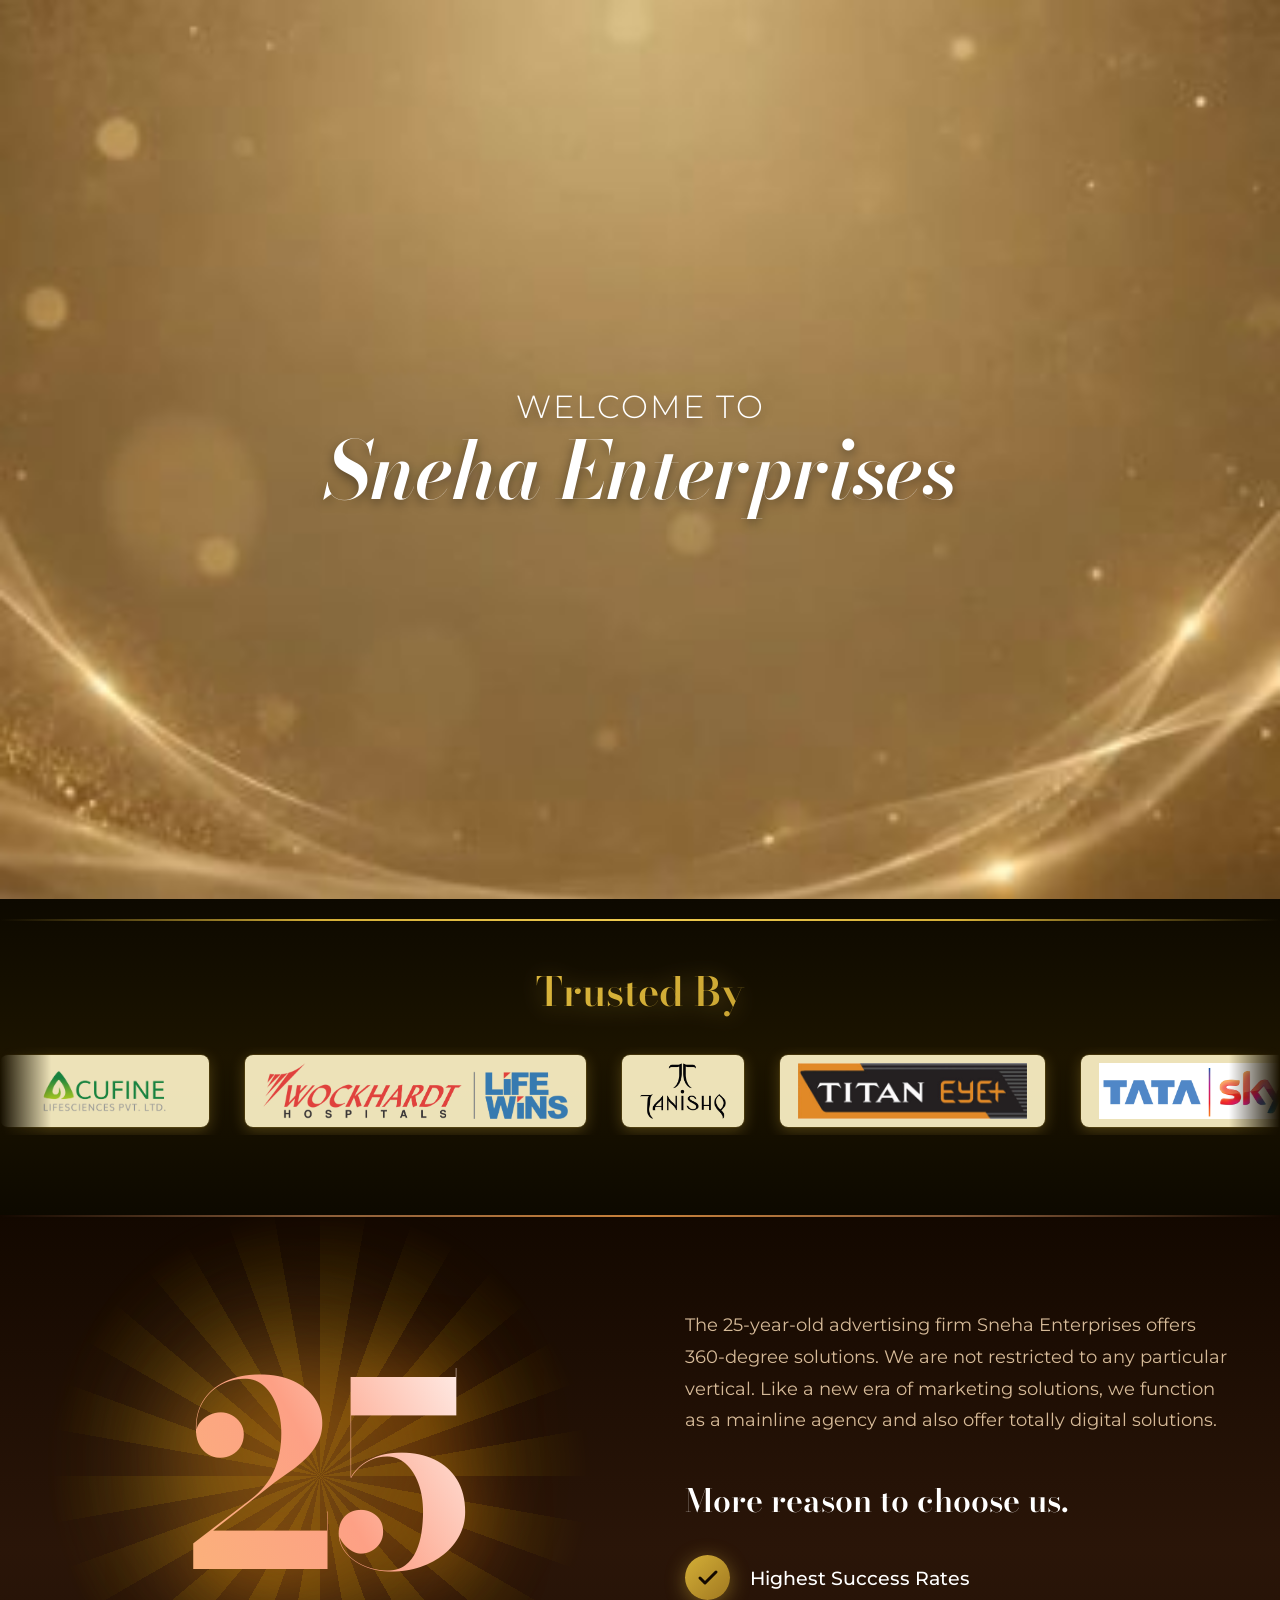
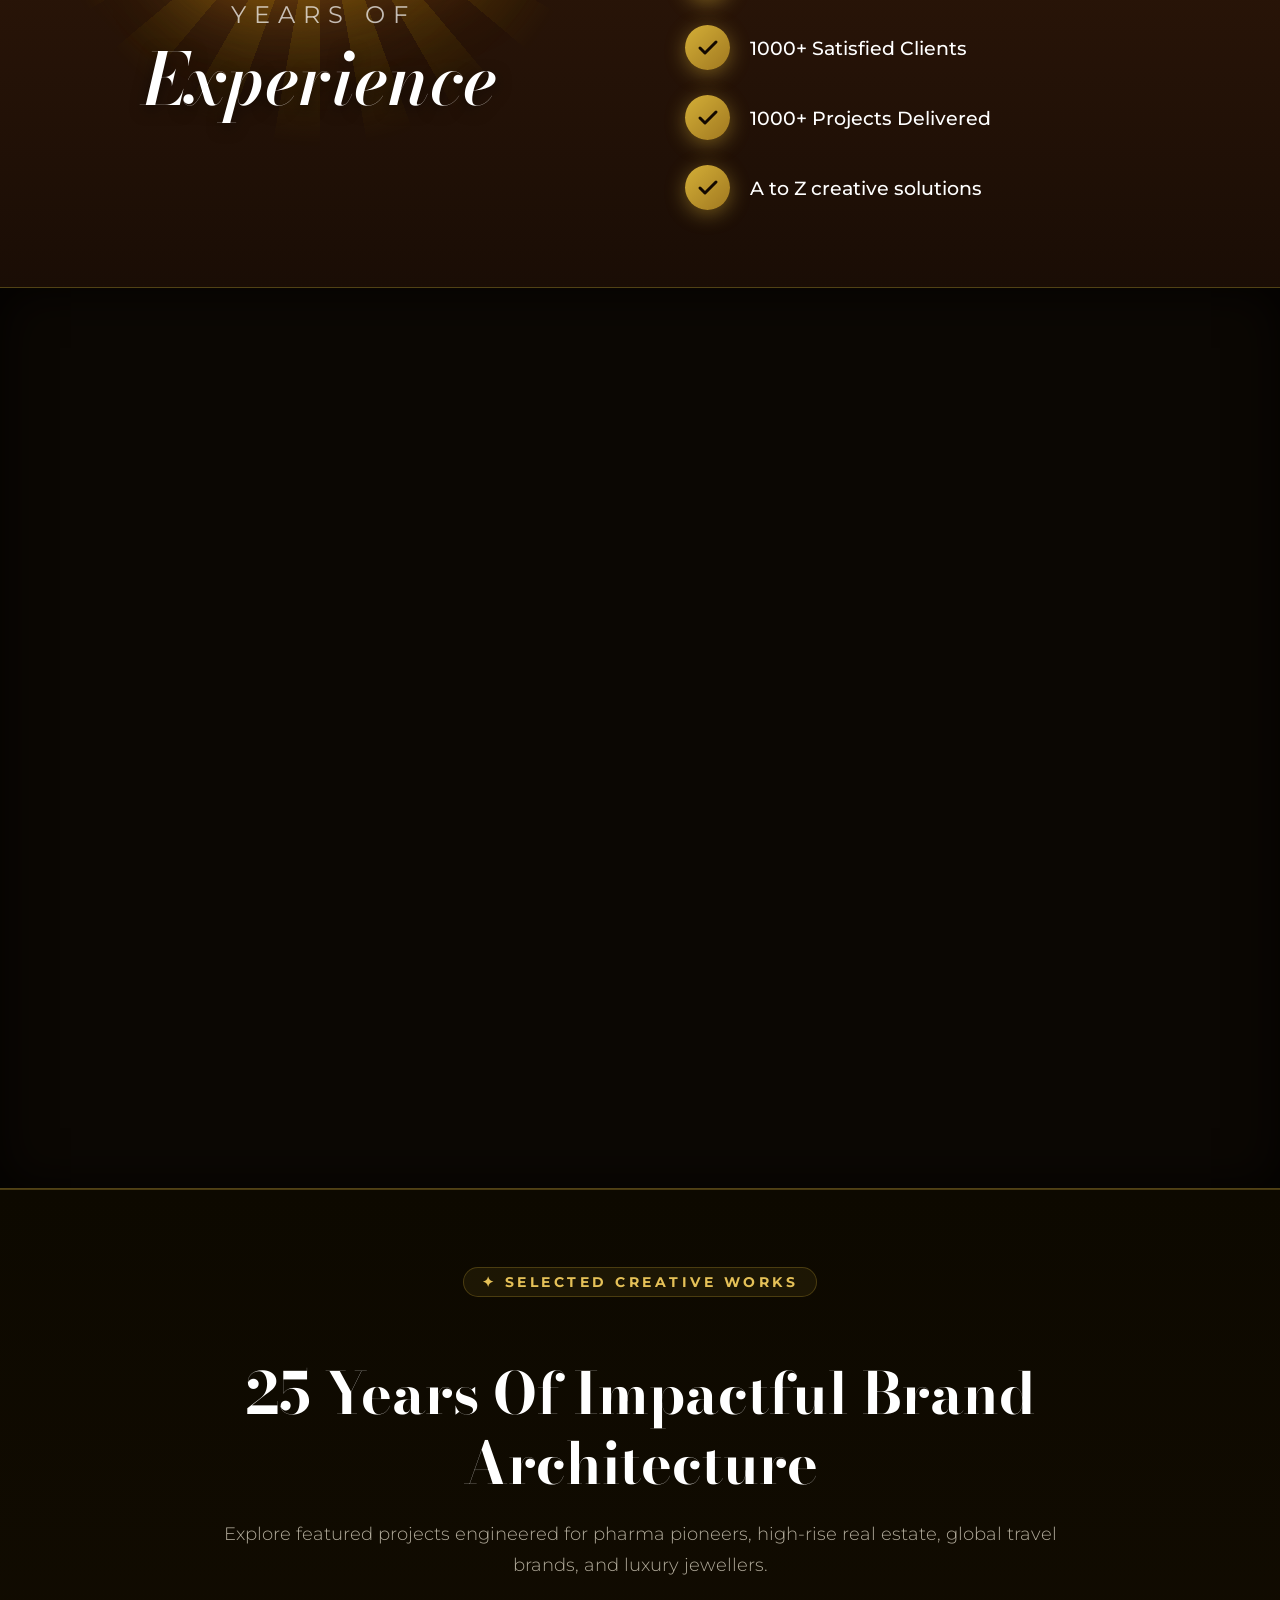
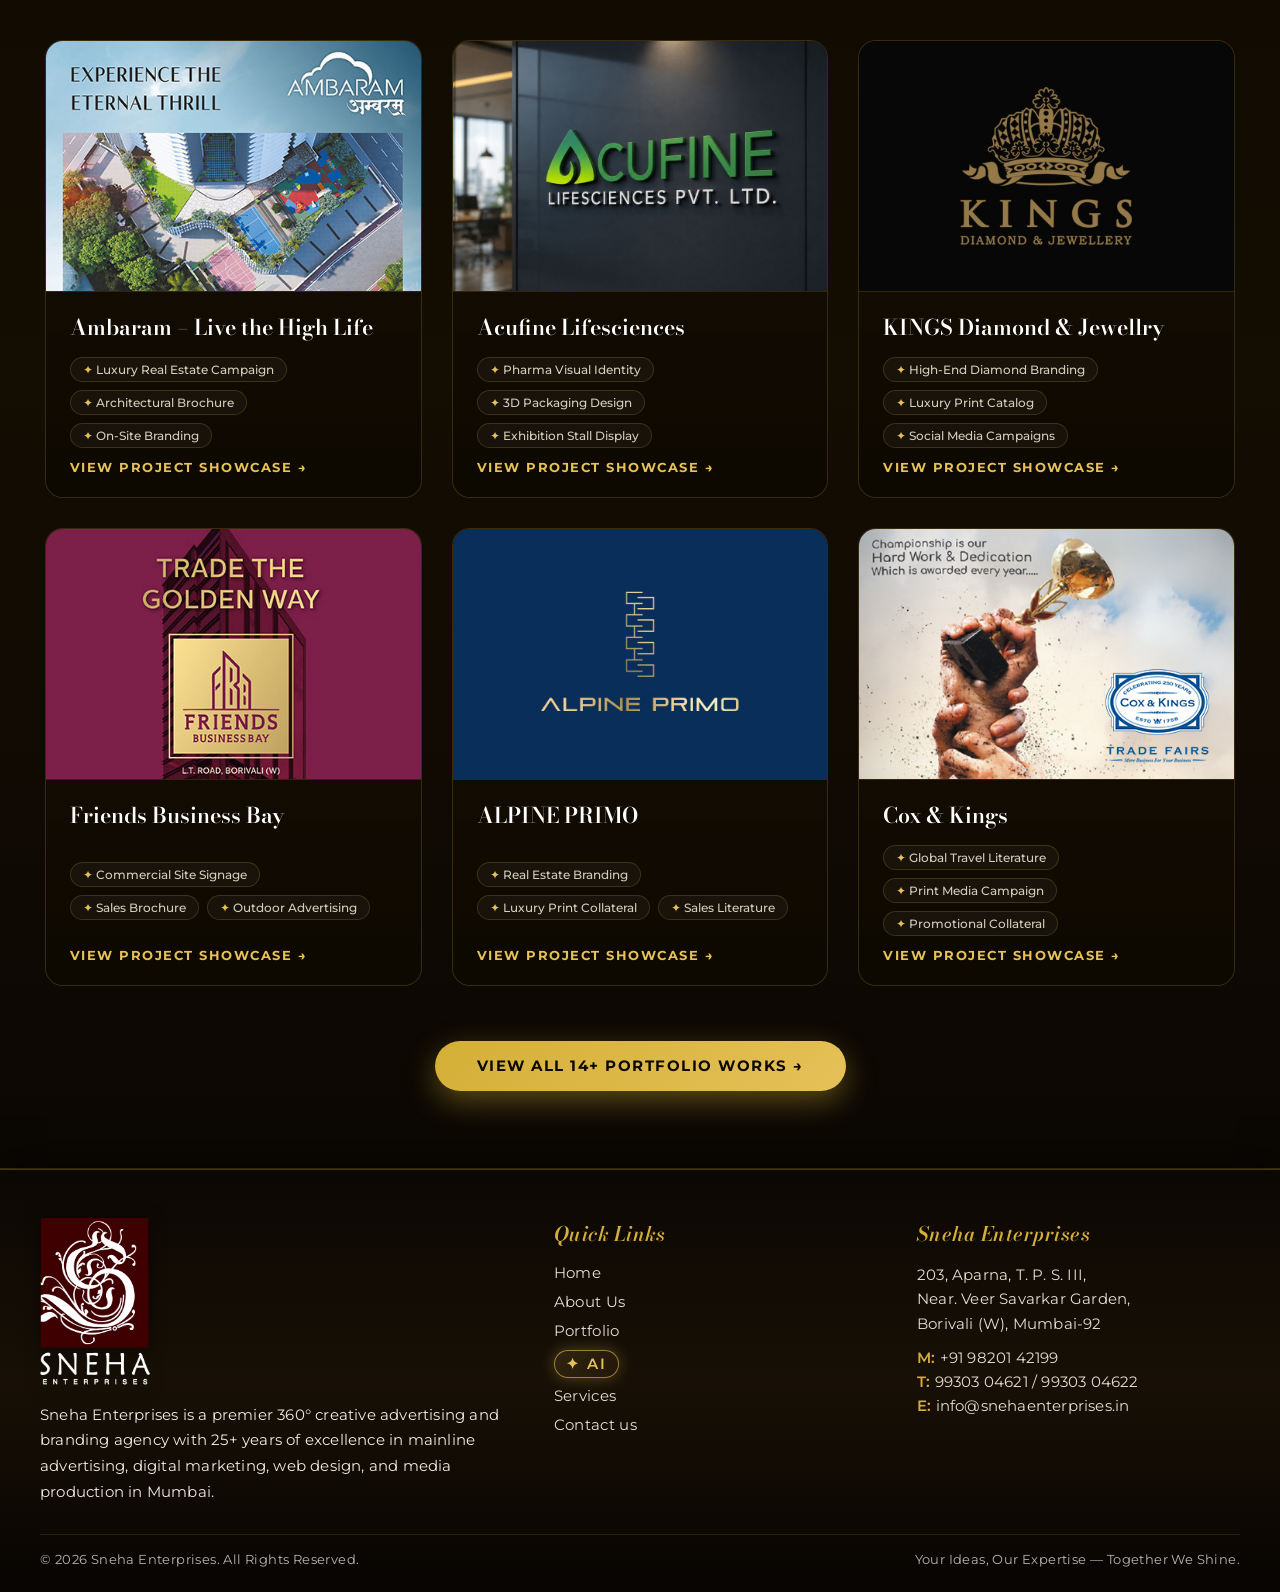
<file: index.html>
<!DOCTYPE html>
<html lang="en">
<head>
    <meta charset="UTF-8">
    <meta name="viewport" content="width=device-width, initial-scale=1.0">
    <title>Sneha Enterprises — 360° Creative Advertising &amp; Branding Agency</title>
    <meta name="description" content="Sneha Enterprises is a premier 360° creative advertising and branding agency with 25+ years of excellence in mainline advertising, digital marketing, web design, and media production in Mumbai.">
    <link rel="canonical" href="https://www.snehaenterprises.in/">

    <!-- Favicon & Touch Icons for Browsers & Google Search Favicon Bot (Multiple of 48px square) -->
    <link rel="icon" href="/favicon.ico" sizes="any">
    <link rel="icon" type="image/png" sizes="48x48" href="/assets/images/favicon-48x48.png">
    <link rel="icon" type="image/png" sizes="96x96" href="/assets/images/favicon-96x96.png">
    <link rel="icon" type="image/png" sizes="144x144" href="/assets/images/favicon-144x144.png">
    <link rel="icon" type="image/png" sizes="192x192" href="/assets/images/favicon-192x192.png">
    <link rel="icon" type="image/png" sizes="32x32" href="/assets/images/favicon-32x32.png">
    <link rel="icon" type="image/png" sizes="16x16" href="/assets/images/favicon-16x16.png">
    <link rel="apple-touch-icon" sizes="180x180" href="/assets/images/apple-touch-icon.png">
    <link rel="shortcut icon" href="/favicon.ico">

    <!-- Open Graph / Facebook -->
    <meta property="og:type" content="website">
    <meta property="og:url" content="https://www.snehaenterprises.in/">
    <meta property="og:title" content="Sneha Enterprises — 360° Creative Advertising &amp; Branding Agency">
    <meta property="og:description" content="Sneha Enterprises is a premier 360° creative advertising and branding agency with 25+ years of excellence in mainline advertising, digital marketing, web design, and media production in Mumbai.">
    <meta property="og:image" content="https://www.snehaenterprises.in/assets/images/logo_icon.png">
    <meta property="og:site_name" content="Sneha Enterprises">

    <!-- Twitter Card -->
    <meta name="twitter:card" content="summary_large_image">
    <meta name="twitter:url" content="https://www.snehaenterprises.in/">
    <meta name="twitter:title" content="Sneha Enterprises — 360° Creative Advertising &amp; Branding Agency">
    <meta name="twitter:description" content="Sneha Enterprises is a premier 360° creative advertising and branding agency with 25+ years of excellence in mainline advertising, digital marketing, web design, and media production in Mumbai.">
    <meta name="twitter:image" content="https://www.snehaenterprises.in/assets/images/logo_icon.png">

    <!-- Schema.org Organization & Advertising Agency Structured Data -->
    <script type="application/ld+json">
    {
      "@context": "https://schema.org",
      "@type": ["Organization", "AdvertisingAgency"],
      "name": "Sneha Enterprises",
      "alternateName": "Sneha Enterprises Mumbai",
      "url": "https://www.snehaenterprises.in",
      "logo": "https://www.snehaenterprises.in/assets/images/logo_icon.png",
      "image": "https://www.snehaenterprises.in/assets/images/logo_icon.png",
      "description": "Sneha Enterprises is a premier 360° creative advertising and branding agency with 25+ years of excellence in mainline advertising, digital marketing, web design, and media production in Mumbai.",
      "telephone": "+919820142199",
      "email": "info@snehaenterprises.in",
      "address": {
        "@type": "PostalAddress",
        "addressLocality": "Mumbai",
        "addressRegion": "Maharashtra",
        "addressCountry": "IN"
      },
      "sameAs": [
        "https://www.facebook.com/share/15iHXZYsWQ/",
        "https://www.instagram.com/sneha_enterprises.in"
      ]
    }
    </script>
    <link rel="preconnect" href="https://fonts.googleapis.com">
    <link rel="preconnect" href="https://fonts.gstatic.com" crossorigin>
    <link href="https://fonts.googleapis.com/css2?family=Montserrat:wght@300;400;500;600;700&family=Bodoni+Moda:ital,opsz,wght@0,6..96,400..900;1,6..96,400..900&display=swap" rel="stylesheet">
    <link rel="preload" href="assets/images/video_first_frame.jpg" as="image">
    <link rel="preload" href="assets/images/Sneha enterprises home page.mp4" as="video" type="video/mp4">
    <!-- Instant Preload All 20 Client Logos for Zero-Delay Mobile Floating -->
    <link rel="preload" href="assets/images/Acufine.png" as="image">
    <link rel="preload" href="assets/images/Wockhard.png" as="image">
    <link rel="preload" href="assets/images/Tanishq_Logo.svg_.png" as="image">
    <link rel="preload" href="assets/images/titan-eye-plus-e1753623185759.jpg" as="image">
    <link rel="preload" href="assets/images/Tata_Sky_Logo-scaled.jpg" as="image">
    <link rel="preload" href="assets/images/RNA.png" as="image">
    <link rel="preload" href="assets/images/sheth-creators.png" as="image">
    <link rel="preload" href="assets/images/logo.jpg" as="image">
    <link rel="preload" href="assets/images/Sky_screen.png" as="image">
    <link rel="preload" href="assets/images/uni-new-logo.png" as="image">
    <link rel="preload" href="assets/images/Yamuna.png" as="image">
    <link rel="preload" href="assets/images/IPSIT-Logo-01.png" as="image">
    <link rel="preload" href="assets/images/dovay_logo.png" as="image">
    <link rel="preload" href="assets/images/Prima.jpg" as="image">
    <link rel="preload" href="assets/images/Screen-tex_logo.png" as="image">
    <link rel="preload" href="assets/images/Sanskruti.jpg" as="image">
    <link rel="preload" href="assets/images/Star_rays-e1753624153785.png" as="image">
    <link rel="preload" href="assets/images/big-bazaa.png" as="image">
    <link rel="preload" href="assets/images/Sony.webp" as="image">
    <link rel="preload" href="assets/images/Croma.png" as="image">
    <script>
        // Instant In-Memory Image Preloader for Mobile & Desktop
        (function() {
            var clientImgs = [
                'assets/images/video_first_frame.jpg',
                'assets/images/Acufine.png', 'assets/images/Wockhard.png', 'assets/images/Tanishq_Logo.svg_.png',
                'assets/images/titan-eye-plus-e1753623185759.jpg', 'assets/images/Tata_Sky_Logo-scaled.jpg',
                'assets/images/RNA.png', 'assets/images/sheth-creators.png', 'assets/images/logo.jpg',
                'assets/images/Sky_screen.png', 'assets/images/uni-new-logo.png', 'assets/images/Yamuna.png',
                'assets/images/IPSIT-Logo-01.png', 'assets/images/dovay_logo.png', 'assets/images/Prima.jpg',
                'assets/images/Screen-tex_logo.png', 'assets/images/Sanskruti.jpg',
                'assets/images/Star_rays-e1753624153785.png', 'assets/images/big-bazaa.png',
                'assets/images/Sony.webp', 'assets/images/Croma.png'
            ];
            for (var i = 0; i < clientImgs.length; i++) {
                var img = new Image();
                img.src = clientImgs[i];
            }
        })();

        // Instant Global Touch / Tap Highlight Function (Active from Start)
        function highlightMarquee(img) {
            if (!img) return;
            var track = img.closest ? img.closest('.marquee-track') : img.parentElement;
            if (track) {
                var all = track.querySelectorAll('img');
                for (var i = 0; i < all.length; i++) {
                    all[i].classList.remove('tapped-white');
                    all[i].style.removeProperty('background-color');
                    all[i].style.removeProperty('box-shadow');
                    all[i].style.removeProperty('filter');
                }
            }
            img.classList.add('tapped-white');
            img.style.setProperty('background-color', '#ffffff', 'important');
            img.style.setProperty('box-shadow', '0 10px 35px rgba(212, 175, 55, 0.95), 0 0 20px rgba(255, 220, 100, 0.8), 0 0 0 2.5px #d4af37', 'important');
            img.style.setProperty('filter', 'brightness(1.15)', 'important');
            
            clearTimeout(img._tTimer);
            img._tTimer = setTimeout(function() {
                img.classList.remove('tapped-white');
                img.style.removeProperty('background-color');
                img.style.removeProperty('box-shadow');
                img.style.removeProperty('filter');
            }, 2500);
        }
    </script>
    <style>
        body, html {
            margin: 0;
            padding: 0;
            width: 100%;
            background-color: #0d0900;
            font-family: 'Montserrat', sans-serif;
            scroll-behavior: smooth;
        }

        .video-section {
            position: relative;
            width: 100%;
            height: 100vh;
            overflow: hidden;
            background: #967342 url('assets/images/video_first_frame.jpg') center/cover no-repeat;
        }

        .video-section video {
            position: absolute;
            top: 0;
            left: 0;
            width: 100%;
            height: 100%;
            object-fit: cover;
            z-index: 1;
            transform: translate3d(0, 0, 0);
            backface-visibility: hidden;
            will-change: transform;
            background: #967342 url('assets/images/video_first_frame.jpg') center/cover no-repeat;
        }

        .hero-text {
            position: absolute;
            top: 50%;
            left: 50%;
            transform: translate(-50%, -50%);
            z-index: 10;
            color: #ffffff;
            text-align: center;
            pointer-events: none;
            text-shadow: 0 4px 12px rgba(0,0,0,0.4);
            opacity: 1;
            transition: opacity 0.8s cubic-bezier(0.25, 1, 0.5, 1);
            will-change: opacity;
            width: 90%;
            max-width: 900px;
            box-sizing: border-box;
        }

        .hero-text.hidden {
            opacity: 0;
        }

        .hero-text h2 {
            font-size: clamp(0.95rem, 3vw, 2rem);
            font-weight: 300;
            margin: 0;
            letter-spacing: 2px;
            text-transform: uppercase;
        }

        .hero-text h1 {
            font-family: 'Bodoni Moda', serif;
            font-size: clamp(2rem, 6.5vw, 5rem);
            font-weight: 600;
            font-style: italic;
            margin: 0;
            letter-spacing: -1px;
            line-height: 1.1;
            overflow-wrap: break-word;
            word-break: break-word;
        }
        
        header {
            position: fixed;
            top: 0;
            left: 0;
            width: 100%;
            padding: 20px 50px;
            display: flex;
            justify-content: space-between;
            align-items: center;
            z-index: 1000;
            box-sizing: border-box;
            background: linear-gradient(to bottom, rgba(13,9,0,0.92) 0%, rgba(13,9,0,0.6) 70%, rgba(0,0,0,0) 100%);
            backdrop-filter: blur(10px);
            -webkit-backdrop-filter: blur(10px);
            opacity: 0;
            pointer-events: none;
            transform: translateY(-15px);
            transition: opacity 0.8s cubic-bezier(0.16, 1, 0.3, 1), transform 0.8s cubic-bezier(0.16, 1, 0.3, 1), padding 0.3s ease, background 0.3s ease;
        }

        header.visible {
            opacity: 1;
            pointer-events: auto;
            transform: translateY(0);
        }

        .header-left {
            display: flex;
            align-items: center;
            gap: 25px;
            flex-shrink: 0;
            min-width: 0;
        }

        .header-logo {
            display: flex;
            align-items: center;
            gap: 15px;
            color: #fff;
            text-decoration: none;
            flex-shrink: 0;
            white-space: nowrap !important;
        }

        .header-logo .brand-text {
            color: #ffffff !important;
            font-size: 1.5rem;
            font-weight: 600;
            letter-spacing: 1px;
            text-transform: uppercase;
            white-space: nowrap !important;
        }

        .header-logo img {
            height: 40px;
            width: auto;
            border-radius: 4px;
        }

        .header-contact {
            display: flex;
            align-items: center;
            gap: 15px;
            font-size: 0.85rem;
            color: rgba(255, 255, 255, 0.8);
            border-left: 1px solid rgba(255, 255, 255, 0.25);
            padding-left: 20px;
            flex-shrink: 0;
            white-space: nowrap !important;
        }

        .contact-item {
            display: inline-flex;
            align-items: center;
            gap: 6px;
            color: rgba(255, 255, 255, 0.85);
            text-decoration: none;
            transition: color 0.3s ease;
            white-space: nowrap !important;
            flex-shrink: 0;
        }

        .contact-item span {
            white-space: nowrap !important;
        }

        .contact-item:hover {
            color: #fff;
        }

        .contact-item svg {
            width: 14px;
            height: 14px;
            stroke: #d4af37;
        }

        .contact-divider {
            color: rgba(255, 255, 255, 0.3);
            white-space: nowrap !important;
        }

        /* ── Innovative Floating Social Bar ── */
        .floating-social {
            position: fixed;
            right: 0;
            top: 50%;
            transform: translateY(-50%);
            z-index: 999;
            display: flex;
            flex-direction: column;
            gap: 12px;
            opacity: 0;
            pointer-events: none;
            transition: opacity 0.8s cubic-bezier(0.25, 1, 0.5, 1);
            will-change: opacity;
        }

        .floating-social.visible {
            opacity: 1;
            pointer-events: auto;
        }

        .social-btn {
            position: relative;
            display: flex;
            align-items: center;
            height: 48px;
            padding-right: 14px;
            padding-left: 14px;
            border-top-left-radius: 50px;
            border-bottom-left-radius: 50px;
            border-top-right-radius: 0;
            border-bottom-right-radius: 0;
            text-decoration: none;
            overflow: hidden;
            transition: padding-left 0.4s cubic-bezier(0.16, 1, 0.3, 1),
                        box-shadow 0.4s ease;
        }

        /* Platform-specific brand gradients */
        .social-btn.facebook {
            background: linear-gradient(135deg, #1877f2, #0a58ca);
            box-shadow: -4px 0 25px rgba(24, 119, 242, 0.35);
        }
        .social-btn.instagram {
            background: linear-gradient(135deg, #f58529, #dd2a7b, #8134af, #515bd4);
            box-shadow: -4px 0 25px rgba(221, 42, 123, 0.4);
        }

        /* Pulsing glow ring on each button */
        .social-btn::before {
            content: '';
            position: absolute;
            inset: -4px;
            border-radius: inherit;
            background: inherit;
            opacity: 0.3;
            filter: blur(10px);
            animation: socialPulse 2.5s ease-in-out infinite alternate;
            z-index: -1;
        }

        @keyframes socialPulse {
            0%   { opacity: 0.25; transform: scale(1);   }
            100% { opacity: 0.6;  transform: scale(1.15); }
        }

        .social-btn .social-icon {
            width: 22px;
            height: 22px;
            fill: #fff;
            flex-shrink: 0;
            transition: transform 0.4s cubic-bezier(0.16, 1, 0.3, 1);
        }

        /* Hidden label that slides out on hover */
        .social-btn .social-label {
            color: #fff;
            font-family: 'Montserrat', sans-serif;
            font-size: 0.78rem;
            font-weight: 600;
            letter-spacing: 0.5px;
            text-transform: uppercase;
            white-space: nowrap;
            max-width: 0;
            overflow: hidden;
            opacity: 0;
            margin-left: 0;
            transition: max-width 0.4s cubic-bezier(0.16, 1, 0.3, 1),
                        opacity 0.3s ease,
                        margin-left 0.4s ease;
        }

        .social-btn:hover .social-label {
            max-width: 100px;
            opacity: 1;
            margin-left: 10px;
        }

        .social-btn:hover .social-icon {
            transform: rotate(-10deg) scale(1.1);
        }

        .social-btn:hover {
            padding-left: 18px;
        }

        .social-btn.facebook:hover {
            box-shadow: -6px 0 30px rgba(24, 119, 242, 0.7);
        }
        .social-btn.instagram:hover {
            box-shadow: -6px 0 30px rgba(221, 42, 123, 0.7);
        }

        .nav-links {
            display: flex;
            align-items: center;
            gap: 30px;
            list-style: none;
            margin: 0;
            padding: 0;
            flex-shrink: 0;
        }

        .nav-links li {
            list-style: none;
            flex-shrink: 0;
        }

        .nav-links li a {
            color: #fff;
            text-decoration: none;
            font-size: 0.9rem;
            font-weight: 300;
            letter-spacing: 1px;
            text-transform: uppercase;
            transition: color 0.3s;
            white-space: nowrap !important;
        }

        .nav-links li a:hover {
            color: #d4af37;
        }

        /* AI Nav Badge */
        .nav-ai-link {
            position: relative;
            color: #e5c158 !important;
            font-weight: 600 !important;
            letter-spacing: 2px !important;
            padding: 5px 14px !important;
            border: 1px solid rgba(229, 193, 88, 0.6);
            border-radius: 20px;
            background: linear-gradient(135deg, rgba(229,193,88,0.12), rgba(180,120,40,0.08));
            box-shadow: 0 0 15px rgba(229, 193, 88, 0.3);
            transition: all 0.35s ease !important;
            animation: navAiPulse 2.5s ease-in-out infinite;
        }
        .nav-ai-link:hover {
            color: #fff !important;
            background: linear-gradient(135deg, rgba(229,193,88,0.35), rgba(180,120,40,0.25)) !important;
            box-shadow: 0 0 28px rgba(229, 193, 88, 0.7), 0 0 8px rgba(255,255,255,0.2) !important;
            transform: scale(1.06);
        }
        @keyframes navAiPulse {
            0%, 100% { box-shadow: 0 0 12px rgba(229,193,88,0.3); }
            50% { box-shadow: 0 0 26px rgba(229,193,88,0.7), 0 0 50px rgba(229,193,88,0.15); }
        }

        .final-content {
            position: absolute;
            top: 50%;
            left: 8%;
            transform: translateY(calc(-50% + 25px));
            z-index: 10;
            color: #ffffff;
            opacity: 0;
            max-width: 580px;
            box-sizing: border-box;
            background: linear-gradient(135deg, rgba(14, 9, 2, 0.86) 0%, rgba(26, 17, 4, 0.76) 100%);
            backdrop-filter: blur(24px) saturate(180%);
            -webkit-backdrop-filter: blur(24px) saturate(180%);
            border: 1px solid rgba(212, 175, 55, 0.38);
            border-radius: 24px;
            padding: 38px 36px;
            box-shadow: 0 25px 60px rgba(0,0,0,0.7), 0 0 45px rgba(212,175,55,0.18), inset 0 1px 0 rgba(255, 235, 170, 0.28);
            pointer-events: none;
            transition: opacity 1.2s cubic-bezier(0.16, 1, 0.3, 1), transform 1.2s cubic-bezier(0.16, 1, 0.3, 1), box-shadow 0.4s ease;
            will-change: opacity, transform;
        }

        .final-content.visible {
            opacity: 1;
            transform: translateY(-50%);
            pointer-events: auto;
        }

        .hero-eyebrow-pill {
            display: inline-flex;
            align-items: center;
            gap: 8px;
            padding: 6px 14px;
            border-radius: 30px;
            background: rgba(212, 175, 55, 0.12);
            border: 1px solid rgba(212, 175, 55, 0.4);
            margin-bottom: 18px;
            box-shadow: 0 0 16px rgba(212, 175, 55, 0.15);
        }

        .hero-eyebrow-pill .pill-dot {
            width: 6px;
            height: 6px;
            border-radius: 50%;
            background: #ffd700;
            box-shadow: 0 0 8px #ffd700;
            animation: pulseGoldDot 2s ease-in-out infinite;
        }

        .hero-eyebrow-pill .pill-text {
            font-family: 'Montserrat', sans-serif;
            font-size: 0.72rem;
            font-weight: 700;
            letter-spacing: 2px;
            text-transform: uppercase;
            color: #e5c158;
        }

        .hero-eyebrow-pill .pill-sparkle {
            color: #ffd700;
            font-size: 0.75rem;
        }

        @keyframes pulseGoldDot {
            0%, 100% { transform: scale(1); opacity: 0.8; }
            50% { transform: scale(1.4); opacity: 1; box-shadow: 0 0 12px #ffe066; }
        }

        .final-content h3 {
            font-family: 'Bodoni Moda', serif;
            font-size: 3.1rem;
            font-weight: 600;
            font-style: italic;
            margin: 0 0 16px 0;
            line-height: 1.15;
            letter-spacing: -0.5px;
            color: #ffffff;
            text-shadow: 0 4px 18px rgba(0,0,0,0.7);
        }

        .gold-gradient-text {
            background: linear-gradient(120deg,
                #c8960a 0%,
                #e8c038 20%,
                #ffd700 40%,
                #fff4b0 52%,
                #ffd700 65%,
                #d4a010 85%,
                #c8960a 100%
            ) !important;
            background-size: 220% auto !important;
            -webkit-background-clip: text !important;
            background-clip: text !important;
            -webkit-text-fill-color: transparent !important;
            color: transparent !important;
            animation: goldTextShimmer 9s ease-in-out infinite !important;
            display: inline-block !important;
            -webkit-box-decoration-break: clone !important;
            box-decoration-break: clone !important;
            text-shadow: none !important;
            filter: drop-shadow(0 0 6px rgba(212, 175, 55, 0.4)) !important;
        }

        @keyframes goldTextShimmer {
            0%, 100% { background-position: 0% center; }
            50%       { background-position: 220% center; }
        }

        .final-content p {
            font-size: 1.05rem;
            font-weight: 300;
            line-height: 1.7;
            margin: 0 0 24px 0;
            color: rgba(255, 255, 255, 0.9);
            text-shadow: 0 2px 10px rgba(0,0,0,0.5);
        }

        .hero-quick-stats {
            display: flex;
            align-items: center;
            justify-content: space-between;
            padding: 14px 18px;
            margin-bottom: 24px;
            background: rgba(0, 0, 0, 0.35);
            border: 1px solid rgba(212, 175, 55, 0.22);
            border-radius: 14px;
        }

        .hqs-item {
            display: flex;
            flex-direction: column;
            align-items: center;
            text-align: center;
            flex: 1;
        }

        .hqs-num {
            font-family: 'Bodoni Moda', serif;
            font-size: 1.45rem;
            font-weight: 700;
            font-style: italic;
            color: #e5c158;
            line-height: 1;
            margin-bottom: 3px;
            text-shadow: 0 2px 8px rgba(229, 193, 88, 0.3);
        }

        .hqs-label {
            font-family: 'Montserrat', sans-serif;
            font-size: 0.65rem;
            font-weight: 600;
            letter-spacing: 0.8px;
            text-transform: uppercase;
            color: rgba(255, 255, 255, 0.72);
            white-space: nowrap;
        }

        .hqs-divider {
            width: 1px;
            height: 28px;
            background: rgba(212, 175, 55, 0.3);
        }

        .hero-actions {
            display: flex;
            align-items: center;
            gap: 14px;
            flex-wrap: wrap;
        }

        .btn-showcase {
            display: inline-flex;
            align-items: center;
            gap: 10px;
            padding: 13px 28px;
            background: linear-gradient(135deg, #d4af37 0%, #f3d46a 50%, #b88612 100%);
            color: #0e0902 !important;
            text-decoration: none;
            font-size: 0.88rem;
            font-weight: 700;
            text-transform: uppercase;
            letter-spacing: 1.5px;
            border-radius: 50px;
            box-shadow: 0 8px 25px rgba(212,175,55,0.45);
            transition: all 0.35s ease;
        }

        .btn-showcase:hover {
            transform: translateY(-2px);
            box-shadow: 0 14px 35px rgba(212,175,55,0.65);
            background: linear-gradient(135deg, #f6df82 0%, #ffd700 50%, #c99318 100%);
        }

        .btn-showcase .btn-arrow {
            width: 16px;
            height: 16px;
            stroke: #0e0902;
            transition: transform 0.3s ease;
        }

        .btn-showcase:hover .btn-arrow {
            transform: translateX(4px);
        }

        .btn-subtle {
            display: inline-flex;
            align-items: center;
            padding: 12px 24px;
            background: rgba(255, 255, 255, 0.05);
            color: #ffffff !important;
            text-decoration: none;
            font-size: 0.85rem;
            font-weight: 600;
            text-transform: uppercase;
            letter-spacing: 1.5px;
            border: 1px solid rgba(212, 175, 55, 0.45);
            border-radius: 50px;
            transition: all 0.35s ease;
            backdrop-filter: blur(8px);
            -webkit-backdrop-filter: blur(8px);
        }

        .btn-subtle:hover {
            background: rgba(212, 175, 55, 0.15);
            border-color: rgba(212, 175, 55, 0.8);
            color: #ffd700 !important;
            transform: translateY(-2px);
        }

        .hero-scroll-indicator {
            position: absolute;
            bottom: 24px;
            left: 50%;
            transform: translateX(-50%) translateY(15px);
            display: flex;
            flex-direction: column;
            align-items: center;
            gap: 8px;
            z-index: 15;
            opacity: 0;
            pointer-events: none;
            transition: opacity 1s ease 0.5s, transform 1s ease 0.5s;
        }

        .hero-scroll-indicator.visible {
            opacity: 0.9;
            transform: translateX(-50%) translateY(0);
            pointer-events: auto;
        }

        .scroll-mouse {
            width: 20px;
            height: 32px;
            border: 2px solid rgba(212, 175, 55, 0.6);
            border-radius: 12px;
            display: flex;
            justify-content: center;
            padding-top: 6px;
            box-sizing: border-box;
            background: rgba(14, 9, 2, 0.4);
        }

        .scroll-wheel {
            width: 3px;
            height: 6px;
            background: #ffd700;
            border-radius: 2px;
            animation: scrollWheelBounce 2s cubic-bezier(0.65, 0, 0.35, 1) infinite;
        }

        .scroll-label {
            font-family: 'Montserrat', sans-serif;
            font-size: 0.62rem;
            font-weight: 600;
            letter-spacing: 2.5px;
            color: rgba(255, 255, 255, 0.75);
            text-transform: uppercase;
        }

        @keyframes scrollWheelBounce {
            0% { transform: translateY(0); opacity: 1; }
            50% { transform: translateY(8px); opacity: 0.2; }
            100% { transform: translateY(0); opacity: 1; }
        }

        /* ── GOLD SECTION: Clients ── */
        .clients-section {
            background: linear-gradient(180deg, #0d0900 0%, #1c1400 50%, #0d0900 100%);
            padding: 20px 0 80px 0;
            margin-top: -1px;
            overflow: hidden;
            position: relative;
            z-index: 50;
        }

        /* Gold top-border accent line */
        .clients-section::before {
            content: '';
            display: block;
            height: 2px;
            background: linear-gradient(90deg, transparent, #d4af37, #f0cc50, #d4af37, transparent);
            margin-bottom: 40px;
        }
        
        .clients-section h2 {
            text-align: center;
            font-family: 'Bodoni Moda', serif;
            font-size: 2.5rem;
            background: linear-gradient(135deg, #f0cc50, #d4af37, #a07820);
            -webkit-background-clip: text;
            -webkit-text-fill-color: transparent;
            background-clip: text;
            margin-bottom: 25px;
            font-weight: 600;
            filter: drop-shadow(0 2px 12px rgba(212,175,55,0.4));
        }

        .marquee-container {
            width: 100%;
            overflow: hidden;
            position: relative;
            padding: 8px 0;
            -webkit-user-select: none;
            user-select: none;
            -webkit-touch-callout: none;
            -webkit-mask-image: linear-gradient(to right, transparent 0%, black 4%, black 96%, transparent 100%);
            mask-image: linear-gradient(to right, transparent 0%, black 4%, black 96%, transparent 100%);
        }

        .marquee-track {
            display: flex;
            width: max-content;
            gap: 36px;
            align-items: center;
            will-change: transform;
            transform: translate3d(-50%, 0, 0);
            -webkit-transform: translate3d(-50%, 0, 0);
            -webkit-animation: marqueeLeftToRight 26s linear infinite;
            animation: marqueeLeftToRight 26s linear infinite;
            -webkit-animation-fill-mode: both;
            animation-fill-mode: both;
            -webkit-backface-visibility: hidden;
            backface-visibility: hidden;
        }

        .marquee-track img {
            height: 56px;
            width: auto;
            max-width: none;
            object-fit: contain;
            background-color: rgba(255, 245, 200, 0.92);
            padding: 8px 18px;
            border-radius: 8px;
            box-shadow: 0 4px 15px rgba(212,175,55,0.3), 0 0 0 1px rgba(212,175,55,0.15);
            flex-shrink: 0;
            display: block;
            cursor: pointer;
            pointer-events: auto !important;
            touch-action: manipulation !important;
            -webkit-transform: translateZ(0);
            transform: translateZ(0);
            -webkit-backface-visibility: hidden;
            backface-visibility: hidden;
            -webkit-user-drag: none;
            -webkit-user-select: none;
            user-select: none;
            -webkit-touch-callout: none;
            -webkit-tap-highlight-color: transparent;
            transition: background-color 0.2s ease, box-shadow 0.2s ease, filter 0.2s ease;
        }

        .marquee-track img:hover,
        .marquee-track img:active,
        .marquee-track img.tapped-white {
            background-color: #ffffff !important;
            box-shadow: 0 8px 30px rgba(212, 175, 55, 0.8), 0 0 0 2px rgba(212, 175, 55, 0.6) !important;
            filter: brightness(1.08) !important;
        }

        @keyframes marqueeLeftToRight {
            0% { transform: translate3d(-50%, 0, 0); }
            100% { transform: translate3d(0, 0, 0); }
        }
        @-webkit-keyframes marqueeLeftToRight {
            0% { -webkit-transform: translate3d(-50%, 0, 0); }
            100% { -webkit-transform: translate3d(0, 0, 0); }
        }

        /* ── BROWN SECTION: Why Choose Us ── */
        .why-choose-us {
            background: linear-gradient(180deg, #130800 0%, #2a1508 50%, #1a0d05 100%);
            padding: clamp(45px, 6vw, 80px) clamp(16px, 3.5vw, 50px);
            color: #fff;
            position: relative;
            z-index: 50;
            overflow: hidden;
            box-sizing: border-box;
        }

        /* Brown top-border accent line */
        .why-choose-us::before {
            content: '';
            position: absolute;
            top: 0; left: 0; right: 0;
            height: 2px;
            background: linear-gradient(90deg, transparent, #8b5e3c, #c8813a, #8b5e3c, transparent);
        }

        .wcu-container {
            max-width: 1200px;
            margin: 0 auto;
            display: flex;
            align-items: center;
            justify-content: space-between;
            gap: 50px;
            opacity: 0;
            transform: translateY(40px);
            transition: opacity 1s ease, transform 1s ease;
        }

        .wcu-container.visible {
            opacity: 1;
            transform: translateY(0);
        }

        .wcu-left {
            flex: 1;
            display: flex;
            justify-content: center;
            align-items: center;
            position: relative;
            width: 100%;
        }

        .experience-typography {
            display: flex;
            flex-direction: column;
            align-items: center;
            justify-content: center;
            text-align: center;
            width: 100%;
            position: relative;
            margin: 0 auto;
        }

        .number-container {
            position: relative;
            display: inline-flex;
            justify-content: center;
            align-items: center;
            margin: 0 auto;
        }

        /* Ambient Orbs & New Aura */
        .starburst-aura {
            position: absolute;
            top: 50%;
            left: 50%;
            width: min(85vw, 550px);
            height: min(85vw, 550px);
            margin-top: calc(-1 * min(42.5vw, 275px));
            margin-left: calc(-1 * min(42.5vw, 275px));
            background: repeating-conic-gradient(
                from 0deg,
                rgba(255, 215, 0, 0.15) 0deg 10deg,
                transparent 10deg 20deg
            );
            border-radius: 50%;
            mask-image: radial-gradient(circle, black 30%, transparent 70%);
            -webkit-mask-image: radial-gradient(circle, black 30%, transparent 70%);
            animation: rotateAura 40s linear infinite;
            animation-play-state: paused;
            z-index: 0;
            pointer-events: none;
        }

        .wcu-container.visible .starburst-aura {
            animation-play-state: running;
        }

        @keyframes rotateAura {
            0% { transform: rotate(0deg) scale(1); }
            50% { transform: rotate(180deg) scale(1.1); }
            100% { transform: rotate(360deg) scale(1); }
        }

        .ambient-orb {
            position: absolute;
            border-radius: 50%;
            filter: blur(60px);
            opacity: 0.8;
            z-index: 0;
            animation: floatOrb 8s ease-in-out infinite alternate;
            animation-play-state: paused;
        }

        .wcu-container.visible .ambient-orb {
            animation-play-state: running;
        }

        .orb-1 {
            width: 250px;
            height: 250px;
            background: rgba(212, 175, 55, 0.35);
            top: -30px;
            left: -20px;
        }

        .orb-2 {
            width: 300px;
            height: 300px;
            background: rgba(160, 80, 20, 0.3);
            bottom: -20px;
            right: 0px;
            animation-duration: 12s;
            animation-delay: -5s;
        }

        @keyframes floatOrb {
            0% { transform: translate(0, 0) scale(1); }
            100% { transform: translate(50px, 50px) scale(1.2); }
        }

        /* Gold Particles Animation */
        .gold-particle {
            position: absolute;
            width: 6px;
            height: 6px;
            background: #ffd700;
            border-radius: 50%;
            box-shadow: 0 0 12px #ffd700, 0 0 20px #ff8c00;
            animation: floatParticle linear infinite;
            z-index: 0;
            opacity: 0;
        }
        
        .p1 { top: 15%; left: 5%; animation-duration: 12s; }
        .p2 { top: 85%; left: 85%; animation-duration: 18s; animation-delay: -5s; }
        .p3 { top: 35%; left: 90%; animation-duration: 10s; animation-delay: -2s; }
        .p4 { top: 90%; left: 15%; animation-duration: 15s; animation-delay: -8s; }
        .p5 { top: -5%; left: 60%; animation-duration: 14s; animation-delay: -3s; }
        
        @keyframes floatParticle {
            0% { transform: translateY(0) scale(0.5); opacity: 0; }
            25% { opacity: 1; }
            75% { opacity: 1; }
            100% { transform: translateY(-150px) scale(1.5); opacity: 0; }
        }

        /* Shooting Stars */
        .sparkle-trail {
            position: absolute;
            width: 150px;
            height: 2px;
            background: linear-gradient(90deg, transparent, rgba(255, 255, 255, 0.9), transparent);
            box-shadow: 0 0 10px rgba(255,255,255,0.5);
            animation: shootStar 6s infinite;
            transform: rotate(-45deg);
            opacity: 0;
            z-index: 3;
            pointer-events: none;
        }

        .s1 { top: 20%; left: -10%; animation-delay: 0s; }
        .s2 { top: 60%; left: 40%; animation-delay: 2.5s; }
        .s3 { top: 80%; left: 0%; animation-delay: 5s; }

        @keyframes shootStar {
            0% { transform: rotate(-45deg) translateX(-150px); opacity: 0; }
            10% { opacity: 1; }
            20% { transform: rotate(-45deg) translateX(400px); opacity: 0; }
            100% { transform: rotate(-45deg) translateX(400px); opacity: 0; }
        }

        .big-number {
            font-family: 'Bodoni Moda', serif;
            font-size: clamp(6.5rem, 20vw, 20rem);
            font-weight: 700;
            line-height: 0.85;
            /* Added a bright white metallic shine sweep to the gradient */
            background: linear-gradient(60deg, #f6d365 0%, #fda085 35%, #ffffff 50%, #fda085 65%, #ff1493 100%);
            background-size: 400% 400%;
            animation: intenseGradient 6s ease-in-out infinite;
            -webkit-background-clip: text;
            -webkit-text-fill-color: transparent;
            margin-left: 0;
            margin-right: 0;
            text-align: center;
            display: block;
            filter: drop-shadow(0 10px 40px rgba(255, 140, 0, 0.5));
            position: relative;
            z-index: 2;
            transform: translateX(8px); /* Optical center compensation for Bodoni numeral 25 */
        }

        @keyframes intenseGradient {
            0% { background-position: 0% 50%; }
            50% { background-position: 100% 50%; } /* Metallic shine sweeps across */
            100% { background-position: 0% 50%; }
        }

        .text-stack {
            display: flex;
            flex-direction: column;
            align-items: center;
            justify-content: center;
            text-align: center;
            margin-top: 15px;
            margin-left: auto;
            margin-right: auto;
            width: 100%;
            position: relative;
            z-index: 2;
            animation: floatText 4s ease-in-out infinite alternate;
        }

        @keyframes floatText {
            0% { transform: translateY(0px); }
            100% { transform: translateY(-12px); }
        }

        .word-years {
            font-family: 'Montserrat', sans-serif;
            font-size: clamp(0.85rem, 2vw, 1.5rem);
            letter-spacing: clamp(4px, 1.2vw, 8px);
            margin-right: calc(-1 * clamp(4px, 1.2vw, 8px));
            text-transform: uppercase;
            color: rgba(255,255,255,0.7);
            margin-bottom: -5px;
            padding-left: 0;
            text-indent: 0;
            text-align: center;
            display: block;
            width: 100%;
        }

        .word-exp {
            font-family: 'Bodoni Moda', serif;
            font-size: clamp(2.2rem, 6.5vw, 4.5rem);
            font-weight: 600;
            font-style: italic;
            color: #fff;
            text-shadow: 0 4px 15px rgba(0,0,0,0.5);
            text-align: center;
            display: block;
            width: 100%;
        }

        .wcu-right {
            flex: 1;
            padding-left: 40px;
        }

        .wcu-desc {
            font-size: 1.1rem;
            line-height: 1.8;
            color: rgba(255, 225, 185, 0.82);
            margin-bottom: 40px;
        }

        .wcu-subtitle {
            font-family: 'Bodoni Moda', serif;
            font-size: 2rem;
            font-weight: 600;
            margin-bottom: 30px;
            color: #fff;
        }

        .wcu-list {
            list-style: none;
            padding: 0;
            margin: 0;
            display: flex;
            flex-direction: column;
            gap: 25px;
        }

        .wcu-list li {
            display: flex;
            align-items: center;
            gap: 20px;
            font-size: 1.2rem;
            font-weight: 500;
            opacity: 0;
            transform: translateX(30px);
            transition: all 0.6s ease;
        }

        .wcu-container.visible .wcu-list li {
            opacity: 1;
            transform: translateX(0);
        }
        
        .wcu-container.visible .wcu-list li:nth-child(1) { transition-delay: 0.3s; }
        .wcu-container.visible .wcu-list li:nth-child(2) { transition-delay: 0.5s; }
        .wcu-container.visible .wcu-list li:nth-child(3) { transition-delay: 0.7s; }
        .wcu-container.visible .wcu-list li:nth-child(4) { transition-delay: 0.9s; }

        .check-icon {
            width: 45px;
            height: 45px;
            border-radius: 50%;
            background: linear-gradient(135deg, #d4af37, #a07820);
            display: flex;
            align-items: center;
            justify-content: center;
            color: #130800;
            box-shadow: 0 4px 20px rgba(212,175,55,0.45);
            flex-shrink: 0;
        }
        
        .check-icon svg {
            width: 24px;
            height: 24px;
            stroke: #130800;
        }

        @media (max-width: 900px) {
            .wcu-container {
                flex-direction: column;
                text-align: center;
                align-items: center;
                gap: 45px;
            }
            .wcu-left {
                width: 100%;
                display: flex;
                justify-content: center;
                align-items: center;
                margin: 0 auto;
            }
            .experience-typography {
                align-items: center;
                text-align: center;
                width: 100%;
                margin: 0 auto;
            }
            .number-container {
                display: inline-flex;
                justify-content: center;
                align-items: center;
                margin: 0 auto;
            }
            .big-number {
                text-align: center;
                margin: 0 auto;
                transform: translateX(8px);
            }
            .text-stack {
                align-items: center;
                text-align: center;
                margin-left: auto;
                margin-right: auto;
                width: 100%;
            }
            .word-years {
                text-align: center;
                padding-left: 0;
                text-indent: 0;
                margin-right: calc(-1 * clamp(4px, 1.2vw, 8px));
            }
            .word-exp {
                text-align: center;
            }
            .wcu-right {
                padding-left: 0;
                width: 100%;
                max-width: 680px;
                margin: 0 auto;
                text-align: center;
            }
            .wcu-desc {
                text-align: center;
                margin-left: auto;
                margin-right: auto;
            }
            .wcu-subtitle {
                text-align: center;
            }
            .wcu-list {
                display: inline-flex;
                flex-direction: column;
                align-items: flex-start;
                margin: 0 auto;
            }
        }

        /* ─── FEATURED PROJECTS SHOWCASE (Home Page) ─── */
        .home-projects-sec {
            position: relative;
            padding: clamp(45px, 6vw, 100px) clamp(16px, 3.5vw, 50px);
            background: linear-gradient(180deg, #0d0900 0%, #140d02 50%, #0b0703 100%);
            border-top: 1px solid rgba(212, 175, 55, 0.3);
            border-bottom: 1px solid rgba(212, 175, 55, 0.3);
            overflow: hidden;
            box-sizing: border-box;
        }
        .hp-header {
            text-align: center;
            max-width: 850px;
            margin: 0 auto 60px;
        }
        .hp-tag {
            color: #e5c158;
            font-size: 0.85rem;
            letter-spacing: 3.5px;
            text-transform: uppercase;
            font-weight: 700;
            display: inline-block;
            margin-bottom: 15px;
            padding: 6px 18px;
            border-radius: 30px;
            background: rgba(212,175,55,0.08);
            border: 1px solid rgba(212,175,55,0.25);
        }
        .hp-title {
            font-family: 'Bodoni Moda', serif;
            font-size: clamp(2.4rem, 4.5vw, 3.8rem);
            font-weight: 700;
            color: #ffffff;
            margin-bottom: 20px;
            line-height: 1.2;
        }
        .hp-subtitle {
            font-size: 1.15rem;
            color: rgba(245, 238, 220, 0.7);
            font-weight: 300;
            line-height: 1.7;
        }

        .hp-grid {
            max-width: 1350px;
            margin: 0 auto;
            display: grid;
            grid-template-columns: repeat(3, 1fr);
            gap: 30px;
        }
        @media (max-width: 1050px) {
            .hp-grid { grid-template-columns: repeat(2, 1fr); }
        }
        @media (max-width: 700px) {
            .hp-grid { grid-template-columns: 1fr; }
        }

        .hp-card {
            position: relative;
            background: #120b02;
            border: 1px solid rgba(212, 175, 55, 0.2);
            border-radius: 18px;
            overflow: hidden;
            text-decoration: none;
            color: inherit;
            transition: all 0.45s cubic-bezier(0.16, 1, 0.3, 1);
            display: flex;
            flex-direction: column;
            cursor: pointer;
        }
        .hp-card:hover {
            border-color: #e5c158;
            transform: translateY(-8px);
            box-shadow: 0 20px 45px rgba(0,0,0,0.85), 0 0 35px rgba(212,175,55,0.3);
        }
        .hp-card:focus-visible {
            outline: 2px solid #e5c158;
            outline-offset: 4px;
        }
        .hp-card-title {
            font-family: 'Bodoni Moda', serif;
            font-size: 1.35rem;
            color: #ffffff;
            margin: 0 0 4px 0;
            font-weight: 600;
            line-height: 1.25;
            transition: color 0.3s ease;
        }
        .hp-card:hover .hp-card-title {
            color: #e5c158;
        }

        /* ── HOMEPAGE LIGHTBOX MODAL DETAIL VIEWER ── */
        .modal-overlay {
            position: fixed;
            inset: 0;
            z-index: 99999;
            background: rgba(13, 9, 0, 0.94);
            backdrop-filter: blur(20px);
            -webkit-backdrop-filter: blur(20px);
            display: flex;
            align-items: center;
            justify-content: center;
            padding: clamp(10px, 3vw, 40px);
            opacity: 0;
            pointer-events: none;
            transition: opacity 0.4s ease;
            box-sizing: border-box;
        }
        .modal-overlay.active {
            opacity: 1;
            pointer-events: auto;
        }
        .modal-container {
            background: #140e03;
            border: 1px solid rgba(229, 193, 88, 0.5);
            border-radius: 20px;
            max-width: 1050px;
            width: 100%;
            max-height: 90vh;
            overflow-y: auto;
            box-shadow: 0 25px 60px rgba(0,0,0,0.85), 0 0 45px rgba(212,175,55,0.25);
            position: relative;
            transform: scale(0.92) translateY(20px);
            transition: transform 0.4s cubic-bezier(0.16, 1, 0.3, 1);
        }
        .modal-overlay.active .modal-container {
            transform: scale(1) translateY(0);
        }
        .modal-close {
            position: sticky;
            top: 15px;
            float: right;
            margin-right: 15px;
            background: rgba(255, 255, 255, 0.12);
            border: 1px solid rgba(212, 175, 55, 0.3);
            width: 42px;
            height: 42px;
            border-radius: 50%;
            color: #fff;
            font-size: 1.5rem;
            cursor: pointer;
            display: flex;
            align-items: center;
            justify-content: center;
            z-index: 100;
            transition: all 0.3s;
            backdrop-filter: blur(8px);
            -webkit-backdrop-filter: blur(8px);
        }
        .modal-close:hover {
            background: #d4af37;
            color: #0d0900;
            transform: rotate(90deg);
        }
        .modal-body {
            padding: clamp(18px, 4vw, 45px);
            box-sizing: border-box;
            clear: both;
        }
        .modal-header {
            margin-bottom: 25px;
        }
        .modal-title {
            font-family: 'Bodoni Moda', serif;
            font-size: clamp(1.8rem, 4vw, 2.8rem);
            font-weight: 700;
            color: #e5c158;
            margin-bottom: 12px;
            line-height: 1.2;
        }
        .modal-meta {
            display: flex;
            gap: 20px;
            font-size: 0.95rem;
            color: rgba(245, 238, 220, 0.75);
            margin-bottom: 25px;
            flex-wrap: wrap;
            background: rgba(212, 175, 55, 0.05);
            border: 1px solid rgba(212, 175, 55, 0.2);
            padding: 14px 20px;
            border-radius: 12px;
        }
        .modal-meta span { display: flex; align-items: center; gap: 8px; flex-wrap: wrap; }
        .work-done-pill {
            font-size: 0.76rem;
            color: rgba(245,238,220,0.9);
            background: rgba(255,255,255,0.06);
            border: 1px solid rgba(212,175,55,0.25);
            padding: 4px 12px;
            border-radius: 20px;
            display: inline-flex;
            align-items: center;
            gap: 6px;
        }
        .work-done-pill::before {
            content: '✦';
            font-size: 0.65rem;
            color: #e5c158;
        }
        .modal-gallery {
            display: flex;
            flex-direction: column;
            gap: 25px;
            margin-bottom: 35px;
        }
        .modal-gallery img {
            width: 100%;
            height: auto;
            border-radius: 14px;
            border: 1px solid rgba(212, 175, 55, 0.2);
            box-shadow: 0 10px 30px rgba(0,0,0,0.6);
            display: block;
        }
        .modal-similar-section {
            margin-top: 40px;
            padding-top: 35px;
            border-top: 1px solid rgba(212, 175, 55, 0.2);
        }
        .similar-heading {
            font-family: 'Bodoni Moda', serif;
            font-size: 1.6rem;
            color: #e5c158;
            margin-bottom: 20px;
            text-align: left;
        }
        .similar-grid {
            display: grid;
            grid-template-columns: repeat(auto-fit, minmax(240px, 1fr));
            gap: 20px;
        }
        .similar-card {
            background: rgba(212, 175, 55, 0.04);
            border: 1px solid rgba(212, 175, 55, 0.2);
            border-radius: 12px;
            overflow: hidden;
            cursor: pointer;
            transition: all 0.35s ease;
        }
        .similar-card:hover {
            border-color: #e5c158;
            transform: translateY(-4px);
            box-shadow: 0 10px 25px rgba(212, 175, 55, 0.2);
        }
        .similar-card-img {
            width: 100%;
            height: 150px;
            object-fit: cover;
            display: block;
        }
        .similar-card-body {
            padding: 14px;
        }
        .similar-card-title {
            font-family: 'Bodoni Moda', serif;
            font-size: 1.1rem;
            color: #fff;
            margin-bottom: 5px;
        }
        .similar-card-cat {
            font-size: 0.75rem;
            color: #e5c158;
            text-transform: uppercase;
            letter-spacing: 0.5px;
        }

        .hp-card-img {
            width: 100%;
            height: 250px;
            object-fit: cover;
            display: block;
            transition: transform 0.7s cubic-bezier(0.16, 1, 0.3, 1);
        }
        .hp-card:hover .hp-card-img {
            transform: scale(1.06);
        }

        .hp-card-body {
            padding: 22px 24px;
            background: linear-gradient(180deg, rgba(18,11,2,0.95) 0%, rgba(13,9,0,0.98) 100%);
            border-top: 1px solid rgba(212,175,55,0.18);
            display: flex;
            flex-direction: column;
            gap: 12px;
            flex-grow: 1;
            justify-content: space-between;
        }
        .hp-work-pills {
            display: flex;
            flex-wrap: wrap;
            gap: 8px;
        }
        .hp-pill {
            font-size: 0.76rem;
            color: rgba(245,238,220,0.85);
            background: rgba(255,255,255,0.04);
            border: 1px solid rgba(212,175,55,0.2);
            padding: 4px 12px;
            border-radius: 20px;
            font-weight: 500;
        }
        .hp-pill::before {
            content: '✦ ';
            color: #e5c158;
        }
        .hp-btn {
            font-size: 0.8rem;
            font-weight: 700;
            letter-spacing: 1.5px;
            text-transform: uppercase;
            color: #e5c158;
            display: inline-flex;
            align-items: center;
            gap: 8px;
            transition: gap 0.3s ease, color 0.3s;
        }
        .hp-card:hover .hp-btn {
            gap: 14px;
            color: #ffffff;
        }

        .hp-cta-bar {
            text-align: center;
            margin-top: 55px;
        }
        .hp-cta-btn {
            display: inline-flex;
            align-items: center;
            gap: 12px;
            background: linear-gradient(135deg, #d4af37 0%, #e5c158 100%);
            color: #0d0900;
            padding: 16px 42px;
            border-radius: 35px;
            font-weight: 700;
            font-size: 0.92rem;
            letter-spacing: 1.5px;
            text-transform: uppercase;
            text-decoration: none;
            box-shadow: 0 10px 30px rgba(212,175,55,0.4);
            transition: all 0.35s ease;
        }
        .hp-cta-btn:hover {
            transform: translateY(-4px) scale(1.03);
            box-shadow: 0 15px 40px rgba(229,193,88,0.7);
        }

        /* Minimalist Gold Checkpoint Navigation Overlay */
        .checkpoint-nav {
            position: absolute;
            right: 24px;
            top: 50%;
            transform: translateY(-50%);
            z-index: 10;
            display: flex;
            flex-direction: column;
            gap: 12px;
            background: rgba(10, 7, 3, 0.55);
            backdrop-filter: blur(12px);
            -webkit-backdrop-filter: blur(12px);
            padding: 12px 8px;
            border-radius: 24px;
            border: 1px solid rgba(212, 175, 55, 0.25);
            box-shadow: 0 10px 30px rgba(0, 0, 0, 0.5);
        }
        .cp-dot {
            position: relative;
            display: flex;
            align-items: center;
            justify-content: center;
            cursor: pointer;
            outline: none;
            padding: 4px;
        }
        .cp-dot .cp-circle {
            width: 8px;
            height: 8px;
            border-radius: 50%;
            background: rgba(255, 255, 255, 0.35);
            border: 1px solid rgba(212, 175, 55, 0.4);
            transition: all 0.35s cubic-bezier(0.25, 1, 0.5, 1);
        }
        .cp-dot:hover .cp-circle {
            background: rgba(229, 193, 88, 0.7);
            transform: scale(1.25);
        }
        .cp-dot.active .cp-circle {
            background: #e5c158;
            transform: scale(1.6);
            box-shadow: 0 0 14px rgba(229, 193, 88, 0.95);
            border-color: #ffffff;
        }
        @media (max-width: 768px) {
            .checkpoint-nav {
                right: 10px;
                padding: 10px 6px;
                gap: 8px;
            }
            .cp-dot .cp-circle {
                width: 7px;
                height: 7px;
            }
        }
        /* ─── MID SECTION VIDEO SHOWCASE (Crisp HD GPU Render) ─── */
        .video-showcase-sec {
            position: relative;
            width: 100%;
            height: 100vh;
            background: #0b0703;
            overflow: hidden;
            border-top: 1px solid rgba(212, 175, 55, 0.35);
            border-bottom: 1px solid rgba(212, 175, 55, 0.35);
            box-shadow: inset 0 0 50px rgba(0, 0, 0, 0.8);
        }
        .video-showcase-sec video {
            width: 100%;
            height: 100%;
            object-fit: cover;
            display: block;
            image-rendering: -webkit-optimize-contrast;
            image-rendering: crisp-edges;
            transform: translate3d(0, 0, 0);
            -webkit-transform: translate3d(0, 0, 0);
            backface-visibility: hidden;
            -webkit-backface-visibility: hidden;
            filter: contrast(1.04) saturate(1.05) brightness(1.02);
            -webkit-filter: contrast(1.04) saturate(1.05) brightness(1.02);
        }

        /* ─── LUXURY OBSIDIAN GOLD FOOTER ─── */
        .footer-sec {
            position: relative; z-index: 100;
            background: linear-gradient(180deg, #0b0703 0%, #181006 50%, #070402 100%);
            border-top: 1px solid rgba(212, 175, 55, 0.3);
            padding: 48px 0 25px 0; color: #ffffff;
            box-shadow: 0 -10px 30px rgba(0,0,0,0.5);
        }
        .footer-sec .container {
            max-width: 1200px; margin: 0 auto; padding: 0 30px;
        }
        .footer-sec .row {
            display: grid; grid-template-columns: 2.2fr 1.5fr 1.5fr; gap: 40px;
            align-items: start;
        }
        .footer-sec .logo {
            max-width: 110px; height: auto; margin-bottom: 16px; display: block;
            border-radius: 4px; filter: drop-shadow(0 2px 8px rgba(0,0,0,0.5));
        }
        .footer-sec p {
            font-size: 0.94rem; line-height: 1.7; color: #f0e9df;
            font-weight: 400; margin: 0; letter-spacing: 0.2px;
        }
        .footer-sec .quick-links_heading,
        .footer-sec .footer_address h3 {
            font-family: 'Bodoni Moda', serif; font-size: 1.25rem; font-weight: 600;
            font-style: italic; color: #d4af37; margin-top: 0; margin-bottom: 14px;
            letter-spacing: 0.5px;
        }
        .footer-sec ul.quick-links {
            list-style: none; padding: 0; margin: 0; display: flex;
            flex-direction: column; gap: 8px;
        }
        .footer-sec ul.quick-links li a {
            color: #e5ddd0; text-decoration: none; font-size: 0.92rem;
            font-weight: 400; letter-spacing: 0.3px; position: relative;
            padding-bottom: 2px; transition: color 0.25s ease; display: inline-block;
        }
        .footer-sec ul.quick-links li a::after {
            content: ''; position: absolute; bottom: 0; left: 0; width: 0; height: 1px;
            background: #d4af37; transition: width 0.25s ease;
        }
        .footer-sec ul.quick-links li a:hover { color: #d4af37; }
        .footer-sec ul.quick-links li a:hover::after { width: 100%; }
        .footer-sec .footer_address p { margin-bottom: 10px; color: #e5ddd0; font-size: 0.92rem; font-weight: 400; line-height: 1.65; }
        .footer-sec .footer_address b { color: #d4af37; font-weight: 600; }
        .footer-sec .footer_address a { color: #e5ddd0; text-decoration: none; transition: color 0.25s ease; }
        .footer-sec .footer_address a:hover { color: #d4af37; }
        .footer-sec .copyright-bar {
            border-top: 1px solid rgba(212, 175, 55, 0.15); margin-top: 30px;
            padding-top: 16px; display: flex; justify-content: space-between;
            align-items: center; font-size: 0.82rem; color: rgba(255, 255, 255, 0.7);
            letter-spacing: 0.4px;
        }

        /* Mobile Navigation Toggle Button & Full Overlay */
        .mobile-menu-btn {
            display: none;
            background: rgba(229, 193, 88, 0.15);
            border: 1px solid #d4af37;
            border-radius: 8px;
            padding: 8px 14px;
            cursor: pointer;
            z-index: 10001;
            color: #d4af37;
            font-size: 1.3rem;
            align-items: center;
            justify-content: center;
            line-height: 1;
        }

        /* ── Header Responsive Optimization for All Computer Sizes ── */
        @media (min-width: 1400px) {
            header {
                padding: 18px clamp(32px, 3.5vw, 50px);
            }
            .nav-links {
                gap: clamp(22px, 2vw, 30px);
            }
        }

        @media (max-width: 1399px) and (min-width: 1181px) {
            header {
                padding: 14px 28px !important;
            }
            .header-left {
                gap: 16px !important;
            }
            .header-logo {
                gap: 10px !important;
            }
            .header-logo img {
                height: 34px !important;
            }
            .header-logo .brand-text,
            .brand-text {
                font-size: 1.18rem !important;
                letter-spacing: 0.5px !important;
            }
            .header-contact {
                gap: 10px !important;
                font-size: 0.78rem !important;
                padding-left: 14px !important;
            }
            .contact-item {
                gap: 5px !important;
            }
            .contact-item svg {
                width: 13px !important;
                height: 13px !important;
            }
            .nav-links {
                gap: 18px !important;
            }
            .nav-links li a {
                font-size: 0.82rem !important;
                letter-spacing: 0.6px !important;
            }
            .nav-ai-link {
                padding: 4px 11px !important;
            }
        }

        @media (max-width: 1180px) and (min-width: 993px) {
            header {
                padding: 12px 18px !important;
            }
            .header-left {
                gap: 12px !important;
            }
            .header-logo {
                gap: 8px !important;
            }
            .header-logo img {
                height: 32px !important;
            }
            .header-logo .brand-text,
            .brand-text {
                font-size: 1.08rem !important;
                letter-spacing: 0.3px !important;
            }
            .header-contact {
                gap: 8px !important;
                font-size: 0.74rem !important;
                padding-left: 10px !important;
            }
            .header-contact a[href^="mailto:"] span {
                display: none !important;
            }
            .header-contact a[href^="mailto:"] {
                padding: 2px 4px;
            }
            .contact-item svg {
                width: 13px !important;
                height: 13px !important;
            }
            .nav-links {
                gap: 14px !important;
            }
            .nav-links li a {
                font-size: 0.78rem !important;
                letter-spacing: 0.4px !important;
            }
            .nav-ai-link {
                padding: 3px 9px !important;
                font-size: 0.75rem !important;
            }
        }

        @media (max-width: 992px) {
            .mobile-menu-btn { display: flex; }
            .header-contact { display: none !important; }
            header { padding: 12px 18px !important; }
            .brand-text,
            .header-logo .brand-text {
                font-size: 1.15rem !important;
            }
            .nav-links {
                position: fixed;
                inset: 0;
                width: 100vw;
                height: 100vh;
                background: rgba(13, 9, 0, 0.98);
                backdrop-filter: blur(25px);
                -webkit-backdrop-filter: blur(25px);
                flex-direction: column;
                justify-content: center;
                align-items: center;
                gap: 20px;
                padding: 40px 20px;
                opacity: 0;
                pointer-events: none;
                transform: translateY(-15px);
                transition: opacity 0.35s ease, transform 0.35s ease;
                z-index: 10000;
                overflow-y: auto;
            }
            .nav-links.active {
                opacity: 1;
                pointer-events: auto;
                transform: translateY(0);
            }
            .nav-links li a {
                font-size: 1.25rem !important;
                letter-spacing: 2px !important;
                font-weight: 500 !important;
            }
            .footer-sec .row { grid-template-columns: 1fr; gap: 25px; }
            .footer-sec .container { padding: 0 20px; }
            .footer-sec .copyright-bar { flex-direction: column; gap: 8px; text-align: center; }
        }

        /* ── All Viewports Under 1250px: Immersive Golden Hero Layout ── */
        @media (max-width: 1249px) {
            .video-showcase-sec {
                height: auto !important;
                min-height: 240px;
                max-height: 75vh;
                background: #0b0703;
                padding: 10px 0;
            }
            .video-showcase-sec video {
                height: auto !important;
                max-height: 75vh;
                object-fit: contain !important;
            }
            .final-content {
                top: 0 !important;
                left: 0 !important;
                right: 0 !important;
                bottom: 0 !important;
                max-width: 100% !important;
                width: 100% !important;
                transform: none !important;
                text-align: left !important;
                z-index: 10 !important;
                padding: 110px clamp(32px, 5vw, 64px) 70px !important;
                border-radius: 0 !important;
                display: flex !important;
                flex-direction: column !important;
                justify-content: center !important;
                background: linear-gradient(135deg, rgba(14, 9, 2, 0.88) 0%, rgba(26, 17, 4, 0.80) 50%, rgba(14, 9, 2, 0.90) 100%) !important;
                box-shadow: none !important;
                border: none !important;
                backdrop-filter: blur(24px) saturate(180%) !important;
                -webkit-backdrop-filter: blur(24px) saturate(180%) !important;
            }
            .final-content.visible {
                transform: none !important;
            }
            .final-content h3 {
                font-family: 'Bodoni Moda', serif !important;
                font-size: clamp(2.1rem, 3.8vw, 2.9rem) !important;
                font-weight: 600 !important;
                font-style: italic !important;
                line-height: 1.18 !important;
                margin-bottom: 14px !important;
                color: #ffffff !important;
                text-shadow: 0 4px 18px rgba(0,0,0,0.65), 0 2px 6px rgba(0,0,0,0.7) !important;
            }
            .final-content p {
                font-size: clamp(0.95rem, 1.4vw, 1.1rem) !important;
                line-height: 1.65 !important;
                margin-bottom: 22px !important;
                color: rgba(255, 255, 255, 0.95) !important;
                font-weight: 300 !important;
                text-shadow: 0 2px 12px rgba(0,0,0,0.65) !important;
                max-width: 640px !important;
            }
            .hero-quick-stats {
                padding: 14px 18px !important;
                margin-bottom: 22px !important;
                max-width: 520px !important;
            }
            .hero-actions {
                gap: 14px !important;
            }
            .hero-eyebrow-pill {
                margin-bottom: 16px !important;
            }
        }

        /* ── Tablet Portrait & Samsung Fold 4 Unfolded (~674px–991px) ── */
        @media (max-width: 992px) {
            .final-content {
                padding: 100px 36px 70px 36px !important;
            }
            .final-content h3 {
                font-size: clamp(2.0rem, 3.6vw, 2.7rem) !important;
            }
            .final-content p {
                font-size: clamp(0.92rem, 1.6vw, 1.05rem) !important;
                max-width: 580px !important;
            }
            .hero-quick-stats {
                padding: 12px 16px !important;
                margin-bottom: 20px !important;
                max-width: 500px !important;
            }
        }

        @media (max-width: 768px) {
            html, body { overflow-x: hidden !important; width: 100%; }
            header { padding: 12px 18px; }
            .header-contact { display: none; }
            .brand-text {
            color: #ffffff !important; font-size: 1.1rem; }

            /* MP4 Mid Section Video - 100% full video visible without cropping */
            .video-showcase-sec {
                height: auto !important;
                min-height: 220px;
                max-height: 70vh;
                background: #0b0703;
                padding: 10px 0;
            }
            .video-showcase-sec video {
                height: auto !important;
                max-height: 70vh;
                object-fit: contain !important;
            }

            /* Intro Video & Final Content (Work Showcase) - Mobile Portrait: Full-Screen Luxury Card */
            .final-content {
                top: 0 !important;
                left: 0 !important;
                right: 0 !important;
                bottom: 0 !important;
                max-width: 100% !important;
                width: 100% !important;
                transform: none !important;
                text-align: left !important;
                z-index: 10 !important;
                padding: 100px 24px 70px 24px !important;
                border-radius: 0 !important;
                display: flex !important;
                flex-direction: column !important;
                justify-content: center !important;
                background: linear-gradient(135deg, rgba(14, 9, 2, 0.88) 0%, rgba(26, 17, 4, 0.80) 50%, rgba(14, 9, 2, 0.90) 100%) !important;
                box-shadow: none !important;
                border: none !important;
                backdrop-filter: blur(24px) saturate(180%) !important;
                -webkit-backdrop-filter: blur(24px) saturate(180%) !important;
            }
            /* Fade-in still from translateY(25px) entry */
            .final-content.visible {
                transform: none !important;
            }
            .hero-eyebrow-pill {
                margin-bottom: 14px !important;
                padding: 6px 14px !important;
            }
            .hero-eyebrow-pill .pill-text {
                font-size: 0.68rem !important;
                letter-spacing: 1.8px !important;
            }
            .final-content h3 {
                font-family: 'Bodoni Moda', serif !important;
                font-size: clamp(1.9rem, 7vw, 2.6rem) !important;
                font-weight: 600 !important;
                font-style: italic !important;
                line-height: 1.18 !important;
                margin-bottom: 14px !important;
                color: #ffffff !important;
                text-shadow: 0 4px 18px rgba(0,0,0,0.65), 0 2px 6px rgba(0,0,0,0.7) !important;
            }
            .final-content p {
                font-size: clamp(0.88rem, 2.8vw, 1.02rem) !important;
                line-height: 1.65 !important;
                margin-bottom: 20px !important;
                color: rgba(255, 255, 255, 0.95) !important;
                font-weight: 300 !important;
                text-shadow: 0 2px 12px rgba(0,0,0,0.65) !important;
            }
            .hero-quick-stats {
                padding: 12px 14px !important;
                margin-bottom: 20px !important;
            }
            .hqs-num {
                font-size: 1.3rem !important;
            }
            .hqs-label {
                font-size: 0.6rem !important;
                letter-spacing: 0.5px !important;
            }
            .hero-actions {
                gap: 12px !important;
            }
            .btn-showcase {
                padding: 12px 24px !important;
                font-size: 0.82rem !important;
                letter-spacing: 1.2px !important;
            }
            .btn-showcase .btn-arrow {
                width: 15px !important;
                height: 15px !important;
            }
            .btn-subtle {
                padding: 11px 20px !important;
                font-size: 0.8rem !important;
                letter-spacing: 1.2px !important;
            }
            .hero-scroll-indicator {
                bottom: 18px !important;
            }
            .scroll-mouse {
                width: 18px !important;
                height: 29px !important;
            }
            .scroll-label {
                font-size: 0.57rem !important;
                letter-spacing: 2.5px !important;
            }
            .big-number {
                transform: translateX(7px) !important;
            }
            .word-years {
                letter-spacing: 5px !important;
                margin-right: -5px !important;
                text-indent: 0 !important;
            }
            .floating-social {
                display: flex !important;
                top: 50% !important;
                bottom: auto !important;
                transform: translateY(-50%) !important;
                right: 0 !important;
            }

            /* Trusted By Section - Seamless Floating on Mobile */
            .clients-section {
                padding: 16px 0 35px 0 !important;
                position: relative !important;
                z-index: 50 !important;
            }
            .clients-section::before {
                margin-bottom: 18px !important;
            }
            .clients-section h2 {
                font-size: 1.9rem !important;
                margin-bottom: 14px !important;
            }
            .marquee-container {
                -webkit-mask-image: none !important;
                mask-image: none !important;
                overflow: hidden !important;
            }
            .marquee-track {
                gap: 20px !important;
                -webkit-animation: marqueeLeftToRight 16s linear infinite !important;
                animation: marqueeLeftToRight 16s linear infinite !important;
            }
            .marquee-track img {
                height: 44px !important;
                padding: 6px 14px !important;
                border-radius: 6px !important;
                pointer-events: auto !important;
                touch-action: manipulation !important;
                cursor: pointer !important;
            }
        }

        /* ── Compact Foldable & Small Phones (e.g., Samsung Galaxy Fold 4 cover screen ~344px, iPhone SE 320-375px) ── */
        @media (max-width: 360px) {
            header {
                padding: 9px 12px !important;
            }
            .header-left {
                gap: 6px !important;
            }
            .header-logo {
                gap: 6px !important;
            }
            .header-logo img {
                height: 26px !important;
            }
            .brand-text,
            .header-logo .brand-text {
                font-size: 0.88rem !important;
                letter-spacing: 0.3px !important;
            }
            .mobile-menu-btn {
                padding: 5px 9px !important;
                font-size: 1.05rem !important;
            }
            
            .why-choose-us {
                padding: 35px 12px !important;
            }
            .wcu-container {
                gap: 25px !important;
            }
            .experience-typography {
                align-items: center !important;
                text-align: center !important;
                margin: 0 auto !important;
            }
            .number-container {
                display: inline-flex !important;
                justify-content: center !important;
                align-items: center !important;
                margin: 0 auto !important;
            }
            .big-number {
                font-size: clamp(4.8rem, 22vw, 6.8rem) !important;
                text-align: center !important;
                margin: 0 auto !important;
                transform: translateX(6px) !important;
            }
            .text-stack {
                align-items: center !important;
                text-align: center !important;
                margin: 10px auto 0 !important;
            }
            .word-exp {
                font-size: 1.75rem !important;
                text-align: center !important;
            }
            .word-years {
                font-size: 0.72rem !important;
                letter-spacing: 4px !important;
                margin-right: -4px !important;
                text-indent: 0 !important;
                padding-left: 0 !important;
                text-align: center !important;
            }
            .wcu-desc {
                font-size: 0.9rem !important;
                margin-bottom: 22px !important;
                text-align: center !important;
            }
            .wcu-subtitle {
                font-size: 1.4rem !important;
                margin-bottom: 18px !important;
                text-align: center !important;
            }
            .wcu-list {
                display: inline-flex !important;
                flex-direction: column !important;
                align-items: flex-start !important;
                margin: 0 auto !important;
            }
            .wcu-list li {
                font-size: 0.92rem !important;
                gap: 10px !important;
            }
            .check-icon {
                width: 32px !important;
                height: 32px !important;
            }
            .check-icon svg {
                width: 17px !important;
                height: 17px !important;
            }
            
            .home-projects-sec {
                padding: 35px 12px !important;
            }
            .hp-title {
                font-size: 1.6rem !important;
            }
            .hp-card-body {
                padding: 16px 12px !important;
            }
            .hp-card-title {
                font-size: 1.15rem !important;
            }
            .hp-cta-btn {
                padding: 12px 24px !important;
                font-size: 0.8rem !important;
            }
            .modal-overlay { padding: 10px !important; }
            .modal-container { max-height: 94vh !important; border-radius: 16px !important; }
            .modal-body { padding: 18px 14px !important; }
            .modal-title { font-size: 1.45rem !important; }
            .modal-meta { gap: 8px !important; padding: 10px 12px !important; font-size: 0.8rem !important; }
            .modal-close { width: 36px !important; height: 36px !important; font-size: 1.25rem !important; top: 10px !important; right: 10px !important; }
            
            .final-content {
                top: 0 !important;
                left: 0 !important;
                right: 0 !important;
                bottom: 0 !important;
                max-width: 100% !important;
                width: 100% !important;
                transform: none !important;
                padding: 90px 18px 60px 18px !important;
                border-radius: 0 !important;
            }
            .final-content.visible {
                transform: none !important;
            }
            .final-content h3 {
                font-size: clamp(1.6rem, 7.5vw, 2.0rem) !important;
                margin-bottom: 10px !important;
            }
            .final-content p {
                font-size: 0.82rem !important;
                line-height: 1.55 !important;
                margin-bottom: 14px !important;
            }
            .hero-quick-stats {
                padding: 9px 8px !important;
                margin-bottom: 14px !important;
            }
            .hqs-num {
                font-size: 1.1rem !important;
            }
            .hqs-label {
                font-size: 0.54rem !important;
            }
            .hero-actions {
                gap: 8px !important;
            }
            .btn-showcase {
                padding: 10px 18px !important;
                font-size: 0.74rem !important;
                letter-spacing: 1px !important;
            }
            .btn-subtle {
                padding: 9px 14px !important;
                font-size: 0.72rem !important;
                letter-spacing: 1px !important;
            }
            
            .clients-section h2 {
                font-size: 1.4rem !important;
            }
            .marquee-track img {
                height: 36px !important;
                padding: 4px 10px !important;
            }
            
            .footer-sec .container {
                padding: 0 12px !important;
            }
            .footer-sec p,
            .footer-sec .footer_address p {
                font-size: 0.84rem !important;
            }
        }

        /* ── Landscape Mode on Phones (Height < 550px) - Full-Screen Golden Hero ── */
        @media (max-height: 550px) and (orientation: landscape) {
            header {
                padding: 8px clamp(16px, 4vw, 30px) !important;
                display: flex !important;
                justify-content: space-between !important;
                align-items: center !important;
                width: 100% !important;
                box-sizing: border-box !important;
                background: linear-gradient(to bottom, rgba(13,9,0,0.95) 0%, rgba(13,9,0,0.7) 70%, transparent 100%) !important;
            }
            .header-left {
                display: flex !important;
                align-items: center !important;
                gap: 10px !important;
            }
            .header-logo {
                display: flex !important;
                align-items: center !important;
                gap: 10px !important;
            }
            .header-logo img {
                height: 26px !important;
                width: auto !important;
            }
            .brand-text,
            .header-logo .brand-text {
                font-size: 0.95rem !important;
                letter-spacing: 0.8px !important;
                line-height: 1 !important;
            }
            .header-contact {
                display: none !important; /* Hide contact on mobile landscape to prevent header crowding */
            }
            .mobile-menu-btn {
                padding: 4px 10px !important;
                font-size: 1.05rem !important;
                margin: 0 !important;
            }

            /* Video Section & Full-Bleed Golden Hero in Phone Landscape */
            .video-section {
                height: 100vh !important;
                min-height: 100vh !important;
                position: relative !important;
                overflow: hidden !important;
            }
            .video-section video {
                height: 100% !important;
                width: 100% !important;
                object-fit: cover !important;
            }
            .final-content {
                top: 0 !important;
                left: 0 !important;
                right: 0 !important;
                bottom: 0 !important;
                width: 100% !important;
                max-width: 100% !important;
                transform: none !important;
                border-radius: 0 !important;
                box-shadow: none !important;
                border: none !important;
                display: flex !important;
                flex-direction: column !important;
                justify-content: center !important;
                align-items: flex-start !important;
                padding: 50px clamp(24px, 5vw, 45px) 15px !important;
                box-sizing: border-box !important;
                background: linear-gradient(135deg, rgba(14, 9, 2, 0.88) 0%, rgba(26, 17, 4, 0.80) 50%, rgba(14, 9, 2, 0.90) 100%) !important;
                backdrop-filter: blur(24px) saturate(180%) !important;
                -webkit-backdrop-filter: blur(24px) saturate(180%) !important;
            }
            .final-content.visible {
                transform: none !important;
            }

            .hero-eyebrow-pill {
                display: inline-flex !important;
                margin-bottom: 6px !important;
                padding: 3px 10px !important;
            }
            .hero-eyebrow-pill .pill-dot {
                width: 5px !important;
                height: 5px !important;
            }
            .hero-eyebrow-pill .pill-text {
                font-size: 0.58rem !important;
                letter-spacing: 1.5px !important;
            }

            .final-content h3 {
                font-family: 'Bodoni Moda', serif !important;
                font-size: clamp(1.25rem, 3.4vw, 1.65rem) !important;
                font-weight: 600 !important;
                font-style: italic !important;
                line-height: 1.15 !important;
                margin-bottom: 6px !important;
                color: #ffffff !important;
                text-shadow: 0 3px 12px rgba(0,0,0,0.65) !important;
            }

            .final-content p {
                font-size: clamp(0.72rem, 1.8vw, 0.84rem) !important;
                line-height: 1.45 !important;
                margin-bottom: 12px !important;
                max-width: clamp(380px, 60vw, 600px) !important;
                color: rgba(255, 255, 255, 0.95) !important;
                font-weight: 300 !important;
                text-shadow: 0 2px 10px rgba(0,0,0,0.65) !important;
            }

            .hero-quick-stats {
                display: none !important;
            }

            .hero-actions {
                display: flex !important;
                gap: 10px !important;
            }

            .btn-showcase {
                padding: 7px 18px !important;
                font-size: 0.72rem !important;
                letter-spacing: 1px !important;
            }
            .btn-showcase .btn-arrow {
                width: 13px !important;
                height: 13px !important;
            }

            .btn-subtle {
                padding: 6px 14px !important;
                font-size: 0.7rem !important;
                letter-spacing: 1px !important;
            }

            .hero-scroll-indicator {
                display: none !important;
            }

            .floating-social {
                display: flex !important;
                top: 50% !important;
                transform: translateY(-50%) scale(0.8) !important;
                transform-origin: right center !important;
                right: 0 !important;
            }

            .marquee-track {
                -webkit-animation: marqueeLeftToRight 28s linear infinite !important;
                animation: marqueeLeftToRight 28s linear infinite !important;
            }
            .video-showcase-sec { max-height: 85vh !important; }
            .video-showcase-sec video { max-height: 85vh !important; object-fit: contain !important; }
        }
    </style>
</head>
<body>
    <!-- Innovative Floating Social Bar (visible on whole website) -->
    <div class="floating-social">
        <a href="https://www.facebook.com/share/15iHXZYsWQ/" target="_blank" rel="noopener" aria-label="Facebook" class="social-btn facebook">
            <svg class="social-icon" viewBox="0 0 24 24"><path d="M24 12.073c0-6.627-5.373-12-12-12s-12 5.373-12 12c0 5.99 4.388 10.954 10.125 11.854v-8.385H7.078v-3.47h3.047V9.43c0-3.007 1.792-4.669 4.533-4.669 1.312 0 2.686.235 2.686.235v2.953H15.83c-1.491 0-1.956.925-1.956 1.874v2.25h3.328l-.532 3.47h-2.796v8.385C19.612 23.027 24 18.062 24 12.073z"/></svg>
            <span class="social-label">Facebook</span>
        </a>
        <a href="https://www.instagram.com/sneha_enterprises.in?utm_source=qr&igsh=cDJpZ2YwMnFkM3A4" target="_blank" rel="noopener" aria-label="Instagram" class="social-btn instagram">
            <svg class="social-icon" viewBox="0 0 24 24"><path d="M12 2.163c3.204 0 3.584.012 4.85.07 3.252.148 4.771 1.691 4.919 4.919.058 1.265.069 1.645.069 4.849 0 3.205-.012 3.584-.069 4.849-.149 3.225-1.664 4.771-4.919 4.919-1.266.058-1.644.07-4.85.07-3.204 0-3.584-.012-4.849-.07-3.26-.149-4.771-1.699-4.919-4.92-.058-1.265-.07-1.644-.07-4.849 0-3.204.013-3.583.07-4.849.149-3.227 1.664-4.771 4.919-4.919 1.266-.057 1.645-.069 4.849-.069zm0-2.163c-3.259 0-3.667.014-4.947.072-4.358.2-6.78 2.618-6.98 6.98-.059 1.281-.073 1.689-.073 4.948 0 3.259.014 3.668.072 4.948.2 4.358 2.618 6.78 6.98 6.98 1.281.058 1.689.072 4.948.072 3.259 0 3.668-.014 4.948-.072 4.354-.2 6.782-2.618 6.979-6.98.059-1.28.073-1.689.073-4.948 0-3.259-.014-3.667-.072-4.947-.196-4.354-2.617-6.78-6.979-6.98-1.281-.059-1.69-.073-4.949-.073zm0 5.838c-3.403 0-6.162 2.759-6.162 6.162s2.759 6.163 6.162 6.163 6.162-2.759 6.162-6.163c0-3.403-2.759-6.162-6.162-6.162zm0 10.162c-2.209 0-4-1.79-4-4 0-2.209 1.791-4 4-4s4 1.791 4 4c0 2.21-1.791 4-4 4zm6.406-11.845c-.796 0-1.441.645-1.441 1.44s.645 1.44 1.441 1.44c.795 0 1.439-.645 1.439-1.44s-.644-1.44-1.439-1.44z"/></svg>
            <span class="social-label">Instagram</span>
        </a>
    </div>

    <header id="main-header">
        <div class="header-left">
            <a href="#" class="header-logo">
                <img src="assets/images/logo_icon.png" alt="Logo">
                <span class="brand-text">Sneha Enterprises</span>
            </a>
            <div class="header-contact">
                <a href="tel:+919820142199" class="contact-item">
                    <svg viewBox="0 0 24 24" fill="none" stroke="currentColor" stroke-width="2" stroke-linecap="round" stroke-linejoin="round"><path d="M22 16.92v3a2 2 0 0 1-2.18 2 19.79 19.79 0 0 1-8.63-3.07 19.5 19.5 0 0 1-6-6 19.79 19.79 0 0 1-3.07-8.67A2 2 0 0 1 4.11 2h3a2 2 0 0 1 2 1.72 12.84 12.84 0 0 0 .7 2.81 2 2 0 0 1-.45 2.11L8.09 9.91a16 16 0 0 0 6 6l1.27-1.27a2 2 0 0 1 2.11-.45 12.84 12.84 0 0 0 2.81.7A2 2 0 0 1 22 16.92z"></path></svg>
                    <span>+91 98201 42199</span>
                </a>
                <span class="contact-divider">|</span>
                <a href="mailto:info@snehaenterprises.in" class="contact-item" title="info@snehaenterprises.in" aria-label="Email info@snehaenterprises.in">
                    <svg viewBox="0 0 24 24" fill="none" stroke="currentColor" stroke-width="2" stroke-linecap="round" stroke-linejoin="round"><path d="M4 4h16c1.1 0 2 .9 2 2v12c0 1.1-.9 2-2 2H4c-1.1 0-2-.9-2-2V6c0-1.1.9-2 2-2z"></path><polyline points="22,6 12,13 2,6"></polyline></svg>
                    <span>info@snehaenterprises.in</span>
                </a>
            </div>
        </div>
        <button class="mobile-menu-btn" id="mobileToggle" aria-label="Toggle Menu">&#9776;</button>
        <ul class="nav-links">
            <li><a href="index.html">Home</a></li>
            <li><a href="about.html">About Us</a></li>
            <li><a href="portfolio.html">Portfolio</a></li>
            <li><a href="ai.html" class="nav-ai-link">✦ AI</a></li>
            <li><a href="services.html">Services</a></li>
            <li><a href="contact.html">Contact Us</a></li>
        </ul>
    </header>
    
    <div class="video-section">
        <video id="intro-video" autoplay muted playsinline preload="auto" poster="assets/images/video_first_frame.jpg">
            <source src="assets/images/Sneha enterprises home page.mp4" type="video/mp4">
        </video>

        <div class="hero-text" id="hero-text">
            <h2>Welcome To</h2>
            <h1>Sneha Enterprises</h1>
        </div>

        <div class="final-content" id="final-content">
            <div class="hero-eyebrow-pill">
                <span class="pill-dot"></span>
                <span class="pill-text">360° CREATIVE ARCHITECTURE</span>
                <span class="pill-sparkle">✦</span>
            </div>
            <h3>Accelerating Brands<br><span class="gold-gradient-text">With Impactful Creativity</span></h3>
            <p>Sneha Enterprises is a premier 360° creative advertising and branding agency with 25+ years of excellence in mainline advertising, digital marketing, web design, and media production in Mumbai.</p>
            <div class="hero-quick-stats">
                <div class="hqs-item">
                    <span class="hqs-num">25+</span>
                    <span class="hqs-label">Years Legacy</span>
                </div>
                <div class="hqs-divider"></div>
                <div class="hqs-item">
                    <span class="hqs-num">1000+</span>
                    <span class="hqs-label">Projects Delivered</span>
                </div>
                <div class="hqs-divider"></div>
                <div class="hqs-item">
                    <span class="hqs-num">360°</span>
                    <span class="hqs-label">Solutions</span>
                </div>
            </div>
            <div class="hero-actions">
                <a href="portfolio.html" class="btn btn-showcase">
                    <span>Work Showcase</span>
                    <svg class="btn-arrow" viewBox="0 0 24 24" fill="none" stroke="currentColor" stroke-width="2.5" stroke-linecap="round" stroke-linejoin="round">
                        <line x1="5" y1="12" x2="19" y2="12"></line>
                        <polyline points="12 5 19 12 12 19"></polyline>
                    </svg>
                </a>
                <a href="services.html" class="btn btn-subtle">Our Services</a>
            </div>
        </div>

        <div class="hero-scroll-indicator" id="hero-scroll-indicator">
            <div class="scroll-mouse">
                <div class="scroll-wheel"></div>
            </div>
            <span class="scroll-label">EXPLORE MORE</span>
        </div>
    </div>

    <section class="clients-section">
        <h2>Trusted By</h2>
        <div class="marquee-container">
            <div class="marquee-track">
                <!-- Sequence 1 -->
                <img src="assets/images/Acufine.png" alt="Acufine" loading="eager" tabindex="0" role="button" ontouchstart="highlightMarquee(this)" onpointerdown="highlightMarquee(this)" onclick="highlightMarquee(this)">
                <img src="assets/images/Wockhard.png" alt="Wockhardt" loading="eager" tabindex="0" role="button" ontouchstart="highlightMarquee(this)" onpointerdown="highlightMarquee(this)" onclick="highlightMarquee(this)">
                <img src="assets/images/Tanishq_Logo.svg_.png" alt="Tanishq" loading="eager" tabindex="0" role="button" ontouchstart="highlightMarquee(this)" onpointerdown="highlightMarquee(this)" onclick="highlightMarquee(this)">
                <img src="assets/images/titan-eye-plus-e1753623185759.jpg" alt="Titan Eye+" loading="eager" tabindex="0" role="button" ontouchstart="highlightMarquee(this)" onpointerdown="highlightMarquee(this)" onclick="highlightMarquee(this)">
                <img src="assets/images/Tata_Sky_Logo-scaled.jpg" alt="Tata Sky" loading="eager" tabindex="0" role="button" ontouchstart="highlightMarquee(this)" onpointerdown="highlightMarquee(this)" onclick="highlightMarquee(this)">
                <img src="assets/images/RNA.png" alt="RNA" loading="eager" tabindex="0" role="button" ontouchstart="highlightMarquee(this)" onpointerdown="highlightMarquee(this)" onclick="highlightMarquee(this)">
                <img src="assets/images/sheth-creators.png" alt="Sheth Creators" loading="eager" tabindex="0" role="button" ontouchstart="highlightMarquee(this)" onpointerdown="highlightMarquee(this)" onclick="highlightMarquee(this)">
                <img src="assets/images/logo.jpg" alt="Client" loading="eager" tabindex="0" role="button" ontouchstart="highlightMarquee(this)" onpointerdown="highlightMarquee(this)" onclick="highlightMarquee(this)">
                <img src="assets/images/Sky_screen.png" alt="Sky Screen" loading="eager" tabindex="0" role="button" ontouchstart="highlightMarquee(this)" onpointerdown="highlightMarquee(this)" onclick="highlightMarquee(this)">
                <img src="assets/images/uni-new-logo.png" alt="UNI" loading="eager" tabindex="0" role="button" ontouchstart="highlightMarquee(this)" onpointerdown="highlightMarquee(this)" onclick="highlightMarquee(this)">
                <img src="assets/images/Yamuna.png" alt="Yamuna" loading="eager" tabindex="0" role="button" ontouchstart="highlightMarquee(this)" onpointerdown="highlightMarquee(this)" onclick="highlightMarquee(this)">
                <img src="assets/images/IPSIT-Logo-01.png" alt="Ipsit" loading="eager" tabindex="0" role="button" ontouchstart="highlightMarquee(this)" onpointerdown="highlightMarquee(this)" onclick="highlightMarquee(this)">
                <img src="assets/images/dovay_logo.png" alt="Dovay" loading="eager" tabindex="0" role="button" ontouchstart="highlightMarquee(this)" onpointerdown="highlightMarquee(this)" onclick="highlightMarquee(this)">
                <img src="assets/images/Prima.jpg" alt="Prima" loading="eager" tabindex="0" role="button" ontouchstart="highlightMarquee(this)" onpointerdown="highlightMarquee(this)" onclick="highlightMarquee(this)">
                <img src="assets/images/Screen-tex_logo.png" alt="Screentex" loading="eager" tabindex="0" role="button" ontouchstart="highlightMarquee(this)" onpointerdown="highlightMarquee(this)" onclick="highlightMarquee(this)">
                <img src="assets/images/Sanskruti.jpg" alt="Sanskruti" loading="eager" tabindex="0" role="button" ontouchstart="highlightMarquee(this)" onpointerdown="highlightMarquee(this)" onclick="highlightMarquee(this)">
                <img src="assets/images/Star_rays-e1753624153785.png" alt="Starrays" loading="eager" tabindex="0" role="button" ontouchstart="highlightMarquee(this)" onpointerdown="highlightMarquee(this)" onclick="highlightMarquee(this)">
                <img src="assets/images/big-bazaa.png" alt="big bazaar" loading="eager" tabindex="0" role="button" ontouchstart="highlightMarquee(this)" onpointerdown="highlightMarquee(this)" onclick="highlightMarquee(this)">
                <img src="assets/images/Sony.webp" alt="Sony" loading="eager" tabindex="0" role="button" ontouchstart="highlightMarquee(this)" onpointerdown="highlightMarquee(this)" onclick="highlightMarquee(this)">
                <img src="assets/images/Croma.png" alt="Croma" loading="eager" tabindex="0" role="button" ontouchstart="highlightMarquee(this)" onpointerdown="highlightMarquee(this)" onclick="highlightMarquee(this)">
                <!-- Sequence 2 -->
                <img src="assets/images/Acufine.png" alt="Acufine" loading="eager" tabindex="0" role="button" ontouchstart="highlightMarquee(this)" onpointerdown="highlightMarquee(this)" onclick="highlightMarquee(this)">
                <img src="assets/images/Wockhard.png" alt="Wockhardt" loading="eager" tabindex="0" role="button" ontouchstart="highlightMarquee(this)" onpointerdown="highlightMarquee(this)" onclick="highlightMarquee(this)">
                <img src="assets/images/Tanishq_Logo.svg_.png" alt="Tanishq" loading="eager" tabindex="0" role="button" ontouchstart="highlightMarquee(this)" onpointerdown="highlightMarquee(this)" onclick="highlightMarquee(this)">
                <img src="assets/images/titan-eye-plus-e1753623185759.jpg" alt="Titan Eye+" loading="eager" tabindex="0" role="button" ontouchstart="highlightMarquee(this)" onpointerdown="highlightMarquee(this)" onclick="highlightMarquee(this)">
                <img src="assets/images/Tata_Sky_Logo-scaled.jpg" alt="Tata Sky" loading="eager" tabindex="0" role="button" ontouchstart="highlightMarquee(this)" onpointerdown="highlightMarquee(this)" onclick="highlightMarquee(this)">
                <img src="assets/images/RNA.png" alt="RNA" loading="eager" tabindex="0" role="button" ontouchstart="highlightMarquee(this)" onpointerdown="highlightMarquee(this)" onclick="highlightMarquee(this)">
                <img src="assets/images/sheth-creators.png" alt="Sheth Creators" loading="eager" tabindex="0" role="button" ontouchstart="highlightMarquee(this)" onpointerdown="highlightMarquee(this)" onclick="highlightMarquee(this)">
                <img src="assets/images/logo.jpg" alt="Client" loading="eager" tabindex="0" role="button" ontouchstart="highlightMarquee(this)" onpointerdown="highlightMarquee(this)" onclick="highlightMarquee(this)">
                <img src="assets/images/Sky_screen.png" alt="Sky Screen" loading="eager" tabindex="0" role="button" ontouchstart="highlightMarquee(this)" onpointerdown="highlightMarquee(this)" onclick="highlightMarquee(this)">
                <img src="assets/images/uni-new-logo.png" alt="UNI" loading="eager" tabindex="0" role="button" ontouchstart="highlightMarquee(this)" onpointerdown="highlightMarquee(this)" onclick="highlightMarquee(this)">
                <img src="assets/images/Yamuna.png" alt="Yamuna" loading="eager" tabindex="0" role="button" ontouchstart="highlightMarquee(this)" onpointerdown="highlightMarquee(this)" onclick="highlightMarquee(this)">
                <img src="assets/images/IPSIT-Logo-01.png" alt="Ipsit" loading="eager" tabindex="0" role="button" ontouchstart="highlightMarquee(this)" onpointerdown="highlightMarquee(this)" onclick="highlightMarquee(this)">
                <img src="assets/images/dovay_logo.png" alt="Dovay" loading="eager" tabindex="0" role="button" ontouchstart="highlightMarquee(this)" onpointerdown="highlightMarquee(this)" onclick="highlightMarquee(this)">
                <img src="assets/images/Prima.jpg" alt="Prima" loading="eager" tabindex="0" role="button" ontouchstart="highlightMarquee(this)" onpointerdown="highlightMarquee(this)" onclick="highlightMarquee(this)">
                <img src="assets/images/Screen-tex_logo.png" alt="Screentex" loading="eager" tabindex="0" role="button" ontouchstart="highlightMarquee(this)" onpointerdown="highlightMarquee(this)" onclick="highlightMarquee(this)">
                <img src="assets/images/Sanskruti.jpg" alt="Sanskruti" loading="eager" tabindex="0" role="button" ontouchstart="highlightMarquee(this)" onpointerdown="highlightMarquee(this)" onclick="highlightMarquee(this)">
                <img src="assets/images/Star_rays-e1753624153785.png" alt="Starrays" loading="eager" tabindex="0" role="button" ontouchstart="highlightMarquee(this)" onpointerdown="highlightMarquee(this)" onclick="highlightMarquee(this)">
                <img src="assets/images/big-bazaa.png" alt="big bazaar" loading="eager" tabindex="0" role="button" ontouchstart="highlightMarquee(this)" onpointerdown="highlightMarquee(this)" onclick="highlightMarquee(this)">
                <img src="assets/images/Sony.webp" alt="Sony" loading="eager" tabindex="0" role="button" ontouchstart="highlightMarquee(this)" onpointerdown="highlightMarquee(this)" onclick="highlightMarquee(this)">
                <img src="assets/images/Croma.png" alt="Croma" loading="eager" tabindex="0" role="button" ontouchstart="highlightMarquee(this)" onpointerdown="highlightMarquee(this)" onclick="highlightMarquee(this)">
            </div>
        </div>
    </section>

    <section class="why-choose-us">
        <div class="wcu-container">
            <div class="wcu-left">
                <div class="experience-typography">
                    <!-- Number and its centered animations -->
                    <div class="number-container">
                        <div class="starburst-aura"></div>
                        <div class="ambient-orb orb-1"></div>
                        <div class="ambient-orb orb-2"></div>
                        <div class="big-number">25</div>
                    </div>
                    
                    <!-- Particles & Sparkles around the whole section -->
                    <div class="gold-particle p1"></div>
                    <div class="gold-particle p2"></div>
                    <div class="gold-particle p3"></div>
                    <div class="gold-particle p4"></div>
                    <div class="gold-particle p5"></div>
                    
                    <!-- Shooting Stars -->
                    <div class="sparkle-trail s1"></div>
                    <div class="sparkle-trail s2"></div>
                    <div class="sparkle-trail s3"></div>
                    
                    <!-- Typography -->
                    <div class="text-stack">
                        <span class="word-years">Years of</span>
                        <span class="word-exp">Experience</span>
                    </div>
                </div>
            </div>
            <div class="wcu-right">
                <p class="wcu-desc">
                    The 25-year-old advertising firm Sneha Enterprises offers 360-degree solutions. We are not restricted to any particular vertical. Like a new era of marketing solutions, we function as a mainline agency and also offer totally digital solutions.
                </p>
                <h3 class="wcu-subtitle">More reason to choose us.</h3>
                <ul class="wcu-list">
                    <li>
                        <div class="check-icon">
                            <svg viewBox="0 0 24 24" fill="none" stroke="currentColor" stroke-width="3" stroke-linecap="round" stroke-linejoin="round"><polyline points="20 6 9 17 4 12"></polyline></svg>
                        </div>
                        <span>Highest Success Rates</span>
                    </li>
                    <li>
                        <div class="check-icon">
                            <svg viewBox="0 0 24 24" fill="none" stroke="currentColor" stroke-width="3" stroke-linecap="round" stroke-linejoin="round"><polyline points="20 6 9 17 4 12"></polyline></svg>
                        </div>
                        <span>1000+ Satisfied Clients</span>
                    </li>
                    <li>
                        <div class="check-icon">
                            <svg viewBox="0 0 24 24" fill="none" stroke="currentColor" stroke-width="3" stroke-linecap="round" stroke-linejoin="round"><polyline points="20 6 9 17 4 12"></polyline></svg>
                        </div>
                        <span>1000+ Projects Delivered</span>
                    </li>
                    <li>
                        <div class="check-icon">
                            <svg viewBox="0 0 24 24" fill="none" stroke="currentColor" stroke-width="3" stroke-linecap="round" stroke-linejoin="round"><polyline points="20 6 9 17 4 12"></polyline></svg>
                        </div>
                        <span>A to Z creative solutions</span>
                    </li>
                </ul>
            </div>
        </div>
    </section>

    <!-- ══════════ MID SECTION VIDEO SHOWCASE ══════════ -->
    <section class="video-showcase-sec" id="frame-scroll">
        <video id="midSectionVideo" src="assets/images/sneha_website_mid_section.mp4" autoplay loop muted playsinline webkit-playsinline></video>
    </section>

    <!-- ══════════ FEATURED WORKS SHOWCASE ══════════ -->
    <section class="home-projects-sec" id="projects-showcase">
        <div class="hp-header">
            <span class="hp-tag">✦ Selected Creative Works</span>
            <h2 class="hp-title">25 Years Of Impactful Brand Architecture</h2>
            <p class="hp-subtitle">Explore featured projects engineered for pharma pioneers, high-rise real estate, global travel brands, and luxury jewellers.</p>
        </div>

        <div class="hp-grid">
            <div class="hp-card" data-slug="ambaram-live-the-high-life" role="button" tabindex="0" aria-label="View Ambaram – Live the High Life Project">
                <img src="assets/images/portfolio/Amabram_feature_image-1.jpg" alt="Ambaram High-Rise Real Estate" class="hp-card-img">
                <div class="hp-card-body">
                    <h3 class="hp-card-title">Ambaram – Live the High Life</h3>
                    <div class="hp-work-pills">
                        <span class="hp-pill">Luxury Real Estate Campaign</span>
                        <span class="hp-pill">Architectural Brochure</span>
                        <span class="hp-pill">On-Site Branding</span>
                    </div>
                    <div class="hp-btn">View Project Showcase &rarr;</div>
                </div>
            </div>

            <div class="hp-card" data-slug="acufine-life-sciences" role="button" tabindex="0" aria-label="View Acufine Lifesciences Project">
                <img src="assets/images/portfolio/Acufine-Logo-1.jpg" alt="Acufine Lifesciences" class="hp-card-img">
                <div class="hp-card-body">
                    <h3 class="hp-card-title">Acufine Lifesciences</h3>
                    <div class="hp-work-pills">
                        <span class="hp-pill">Pharma Visual Identity</span>
                        <span class="hp-pill">3D Packaging Design</span>
                        <span class="hp-pill">Exhibition Stall Display</span>
                    </div>
                    <div class="hp-btn">View Project Showcase &rarr;</div>
                </div>
            </div>

            <div class="hp-card" data-slug="kings-diamond-jewellry" role="button" tabindex="0" aria-label="View KINGS Diamond & Jewellry Project">
                <img src="assets/images/portfolio/Kings_Feature_image.jpg" alt="KINGS Diamond Jewelry" class="hp-card-img">
                <div class="hp-card-body">
                    <h3 class="hp-card-title">KINGS Diamond &amp; Jewellry</h3>
                    <div class="hp-work-pills">
                        <span class="hp-pill">High-End Diamond Branding</span>
                        <span class="hp-pill">Luxury Print Catalog</span>
                        <span class="hp-pill">Social Media Campaigns</span>
                    </div>
                    <div class="hp-btn">View Project Showcase &rarr;</div>
                </div>
            </div>

            <div class="hp-card" data-slug="friends" role="button" tabindex="0" aria-label="View Friends Business Bay Project">
                <img src="assets/images/portfolio/Home_2.jpg" alt="Friends Business Bay" class="hp-card-img">
                <div class="hp-card-body">
                    <h3 class="hp-card-title">Friends Business Bay</h3>
                    <div class="hp-work-pills">
                        <span class="hp-pill">Commercial Site Signage</span>
                        <span class="hp-pill">Sales Brochure</span>
                        <span class="hp-pill">Outdoor Advertising</span>
                    </div>
                    <div class="hp-btn">View Project Showcase &rarr;</div>
                </div>
            </div>

            <div class="hp-card" data-slug="alpine_primo" role="button" tabindex="0" aria-label="View ALPINE PRIMO Project">
                <img src="assets/images/portfolio/Home_1.jpg" alt="Alpine Primo" class="hp-card-img">
                <div class="hp-card-body">
                    <h3 class="hp-card-title">ALPINE PRIMO</h3>
                    <div class="hp-work-pills">
                        <span class="hp-pill">Real Estate Branding</span>
                        <span class="hp-pill">Luxury Print Collateral</span>
                        <span class="hp-pill">Sales Literature</span>
                    </div>
                    <div class="hp-btn">View Project Showcase &rarr;</div>
                </div>
            </div>

            <div class="hp-card" data-slug="cox-kings" role="button" tabindex="0" aria-label="View Cox & Kings Project">
                <img src="assets/images/portfolio/CoXkings_image.jpg" alt="Cox & Kings Global Travel" class="hp-card-img">
                <div class="hp-card-body">
                    <h3 class="hp-card-title">Cox &amp; Kings</h3>
                    <div class="hp-work-pills">
                        <span class="hp-pill">Global Travel Literature</span>
                        <span class="hp-pill">Print Media Campaign</span>
                        <span class="hp-pill">Promotional Collateral</span>
                    </div>
                    <div class="hp-btn">View Project Showcase &rarr;</div>
                </div>
            </div>
        </div>

        <div class="hp-cta-bar">
            <a href="portfolio.html" class="hp-cta-btn">View All 14+ Portfolio Works &rarr;</a>
        </div>
    </section>

    <!-- ══════════ PROJECT DETAIL MODAL / LIGHTBOX ══════════ -->
    <div class="modal-overlay" id="project-modal" aria-hidden="true" role="dialog" aria-modal="true">
        <div class="modal-container">
            <button class="modal-close" id="modal-close" aria-label="Close dialog">&times;</button>
            <div class="modal-body">
                <div class="modal-header">
                    <h2 class="modal-title" id="modal-title">Project Title</h2>
                    <div class="modal-meta">
                        <span id="modal-client"><strong>Client:</strong> Client Name</span>
                        <span id="modal-category"><strong>Work Delivered:</strong> Category</span>
                    </div>
                </div>
                <div class="modal-gallery" id="modal-gallery">
                    <!-- Images dynamically injected -->
                </div>
                <div class="modal-similar-section">
                    <h3 class="similar-heading">Similar Works</h3>
                    <div class="similar-grid" id="modal-similar-grid">
                        <!-- Similar project cards dynamically injected -->
                    </div>
                </div>
            </div>
        </div>
    </div>

    <!-- ══════════ FOOTER SECTION (Reference Site Layout) ══════════ -->
    <section class="footer-sec mt-0">
        <div class="container">
            <div class="row">
                <div class="col-md-5">
                    <a href="index.html" title="Sneha Enterprises" rel="home">
                        <img src="assets/images/logo_footer_v3.png" alt="Sneha Enterprises Logo" class="logo img-fluid">
                    </a>
                    <p>Sneha Enterprises is a premier 360° creative advertising and branding agency with 25+ years of excellence in mainline advertising, digital marketing, web design, and media production in Mumbai.</p>
                </div>

                <div class="col-md-4">
                    <h2 class="quick-links_heading">Quick Links</h2>
                    <ul class="quick-links">
                        <li class="line-hover"><a href="index.html">Home</a></li>
                        <li class="line-hover"><a href="about.html">About Us</a></li>
                        <li class="line-hover"><a href="portfolio.html">Portfolio</a></li>
                        <li class="line-hover"><a href="ai.html" class="nav-ai-link">✦ AI</a></li>
                        <li class="line-hover"><a href="services.html">Services</a></li>
                        <li class="line-hover"><a href="contact.html">Contact us</a></li>
                    </ul>
                </div>

                <div class="col-md-3 footer_address">
                    <h3>Sneha Enterprises</h3>
                    <p>203, Aparna, T. P. S. III,<br>
                    Near. Veer Savarkar Garden,<br>
                    Borivali (W), Mumbai-92</p>
                    <p><b>M:</b> <a href="tel:+919820142199">+91 98201 42199</a><br>
                    <b>T:</b> <a href="tel:+919930304621">99303 04621</a> / <a href="tel:+919930304622">99303 04622</a><br>
                    <b>E:</b> <a href="mailto:info@snehaenterprises.in">info@snehaenterprises.in</a></p>
                </div>
            </div>

            <div class="copyright-bar">
                <span>&copy; 2026 Sneha Enterprises. All Rights Reserved.</span>
                <span>Your Ideas, Our Expertise — Together We Shine.</span>
            </div>
        </div>
    </section>

    <script>
        const video = document.getElementById('intro-video');
        const heroText = document.getElementById('hero-text');
        const header = document.getElementById('main-header');
        const finalContent = document.getElementById('final-content');
        const floatingSocial = document.querySelector('.floating-social');
        const scrollIndicator = document.getElementById('hero-scroll-indicator');

        // Mobile Menu Drawer Toggle
        const mobileToggle = document.getElementById('mobileToggle');
        const navLinks = document.querySelector('.nav-links');
        if (mobileToggle && navLinks) {
            mobileToggle.addEventListener('click', (e) => {
                e.stopPropagation();
                navLinks.classList.toggle('active');
            });
            navLinks.querySelectorAll('a').forEach(link => {
                link.addEventListener('click', () => navLinks.classList.remove('active'));
            });
            document.addEventListener('click', (e) => {
                if (!navLinks.contains(e.target) && !mobileToggle.contains(e.target)) {
                    navLinks.classList.remove('active');
                }
            });
        }

        function isSmallScreen() {
            // All viewports below 1250px use the full-screen golden card treatment:
            // video paused at frame 0.4s (warm gold bg), luxury card fills the entire hero.
            // 1250px+ (proper wide desktop) lets the video play through fully so the
            // Sneha Enterprises logo plate is beautifully visible on the right half.
            return window.innerWidth < 1250;
        }

        let skippedInMobile = false;

        // Ensure video starts playing immediately without startup delay
        if (video.paused) {
            video.play().catch(() => {});
        }

        // Clean, lightweight handler triggered only when video time updates
        video.addEventListener('timeupdate', () => {
            if (!video.duration) return;
            const progress = video.currentTime / video.duration;

            // For all small screens (< 992px — portrait phones, landscape phones, tablets, narrow browsers):
            // Once the animated logo creation completes (~6.8s / 68%), pause the video on the warm
            // golden opening frame so the logo plate is never visible and the luxury card fills the view.
            if (isSmallScreen() && !skippedInMobile && (video.currentTime >= 6.8 || progress >= 0.68)) {
                skippedInMobile = true;
                if (heroText) heroText.classList.add('hidden');
                video.pause();
                video.currentTime = 0.4;
                finalContent.classList.add('visible');
                header.classList.add('visible');
                if (floatingSocial) floatingSocial.classList.add('visible');
                if (scrollIndicator) scrollIndicator.classList.add('visible');
                return;
            }

            // Hide Welcome text after initial 25% progress (~2.5s)
            if (progress >= 0.25 || skippedInMobile) {
                if (heroText) heroText.classList.add('hidden');
            } else {
                if (heroText) heroText.classList.remove('hidden');
            }

            // Desktop flow (>= 1250px):
            // Reveal header, card and floating social when MP4 is near its end (at 75% or last 1.5s).
            // The Sneha Enterprises logo plate is then fully visible on the right half of the video.
            if (progress >= 0.75 || (video.duration - video.currentTime) <= 1.5) {
                finalContent.classList.add('visible');
                header.classList.add('visible');
                if (floatingSocial) floatingSocial.classList.add('visible');
                if (scrollIndicator) scrollIndicator.classList.add('visible');
            }
        });

        // Ensure everything settles into place when video ends
        video.addEventListener('ended', () => {
            if (heroText) heroText.classList.add('hidden');
            if (isSmallScreen()) {
                video.pause();
                video.currentTime = 0.4;
            }
            finalContent.classList.add('visible');
            header.classList.add('visible');
            if (floatingSocial) floatingSocial.classList.add('visible');
            if (scrollIndicator) scrollIndicator.classList.add('visible');
        });

        // Handle viewport / orientation changes (e.g. user rotates or resizes window)
        window.addEventListener('resize', () => {
            if (!isSmallScreen()) {
                // Crossed into desktop territory (>= 1250px) — allow video to play if it was held
                skippedInMobile = false;
                if (video.paused && video.currentTime < video.duration - 0.5) {
                    video.play().catch(() => {});
                }
            } else if (!skippedInMobile) {
                // Shrank back below 1250px — apply small-screen treatment immediately
                skippedInMobile = true;
                if (heroText) heroText.classList.add('hidden');
                video.pause();
                video.currentTime = 0.4;
                finalContent.classList.add('visible');
                header.classList.add('visible');
                if (floatingSocial) floatingSocial.classList.add('visible');
                if (scrollIndicator) scrollIndicator.classList.add('visible');
            }
        });
        
        // Intersection Observer for Why Choose Us animations
        const observer = new IntersectionObserver((entries) => {
            entries.forEach(entry => {
                if (entry.isIntersecting) {
                    entry.target.classList.add('visible');
                    observer.unobserve(entry.target);
                }
            });
        }, { threshold: 0.3 });

        const wcuContainer = document.querySelector('.wcu-container');
        if (wcuContainer) {
            observer.observe(wcuContainer);
        }

        // ── Featured Projects Staggered Reveal Animation ──
        (function() {
            var cards = document.querySelectorAll('.hp-card');
            if (cards.length === 0) return;
            
            // Set initial state
            cards.forEach(function(card) {
                card.style.opacity = '0';
                card.style.transform = 'translateY(50px)';
                card.style.transition = 'opacity 0.7s cubic-bezier(0.16, 1, 0.3, 1), transform 0.7s cubic-bezier(0.16, 1, 0.3, 1), box-shadow 0.45s cubic-bezier(0.16, 1, 0.3, 1), border-color 0.45s';
            });

            var observer = new IntersectionObserver(function(entries) {
                entries.forEach(function(entry) {
                    if (entry.isIntersecting) {
                        // Add a staggered delay based on element index in the NodeList
                        var index = Array.from(cards).indexOf(entry.target);
                        var delay = (index % 3) * 150; // Stagger across rows of 3
                        
                        setTimeout(function() {
                            entry.target.style.opacity = '1';
                            entry.target.style.transform = 'translateY(0)';
                        }, delay);
                        
                        observer.unobserve(entry.target);
                    }
                });
            }, { threshold: 0.1 });

            cards.forEach(function(card) {
                observer.observe(card);
            });
        })();
        // ── Mid Section Video Showcase Controller (Crisp HD 0.70x Speed) ──
        (function() {
            var midVideo = document.getElementById('midSectionVideo');
            if (!midVideo) return;

            function applyVideoSettings() {
                // 0.70x speed as requested
                midVideo.playbackRate = 0.70;
                midVideo.preservesPitch = false;
            }

            applyVideoSettings();

            midVideo.addEventListener('play', function() {
                applyVideoSettings();
            });

            if (midVideo.paused) {
                midVideo.play().catch(function() {});
            }

            // Intersection Observer for viewport auto play/pause
            var videoObserver = new IntersectionObserver(function(entries) {
                entries.forEach(function(entry) {
                    if (entry.isIntersecting) {
                        applyVideoSettings();
                        midVideo.play().catch(function() {});
                    } else {
                        midVideo.pause();
                    }
                });
            }, { threshold: 0.15 });

            videoObserver.observe(midVideo);
        })();

        // ── Ultra-Responsive Tap / Touch White Card Highlight for Company Logos ──
        (function() {
            var track = document.querySelector('.marquee-track');
            if (!track) return;

            var activeTimer = null;

            function highlight(img) {
                if (!img || img.tagName !== 'IMG') return;

                var allLogos = track.querySelectorAll('img');
                for (var i = 0; i < allLogos.length; i++) {
                    allLogos[i].classList.remove('tapped-white');
                    allLogos[i].style.removeProperty('background-color');
                    allLogos[i].style.removeProperty('box-shadow');
                    allLogos[i].style.removeProperty('filter');
                }

                img.classList.add('tapped-white');
                img.style.setProperty('background-color', '#ffffff', 'important');
                img.style.setProperty('box-shadow', '0 10px 35px rgba(212, 175, 55, 0.9), 0 0 20px rgba(255, 220, 100, 0.8), 0 0 0 2.5px #d4af37', 'important');
                img.style.setProperty('filter', 'brightness(1.15)', 'important');

                clearTimeout(activeTimer);
                activeTimer = setTimeout(function() {
                    img.classList.remove('tapped-white');
                    img.style.removeProperty('background-color');
                    img.style.removeProperty('box-shadow');
                    img.style.removeProperty('filter');
                }, 2200);
            }

            var logos = track.querySelectorAll('img');
            logos.forEach(function(img) {
                function onActivate(e) {
                    highlight(img);
                }
                img.addEventListener('touchstart', onActivate, { passive: true, capture: true });
                img.addEventListener('pointerdown', onActivate, { passive: true, capture: true });
                img.addEventListener('mousedown', onActivate);
                img.addEventListener('click', onActivate);
            });

            var section = document.querySelector('.clients-section');
            if (section) {
                function onSectionTouch(e) {
                    var touch = e.touches ? e.touches[0] : (e.changedTouches ? e.changedTouches[0] : e);
                    if (touch && touch.clientX) {
                        var target = document.elementFromPoint(touch.clientX, touch.clientY);
                        if (target && target.tagName === 'IMG' && target.closest('.marquee-track')) {
                            highlight(target);
                        }
                    }
                }
                section.addEventListener('touchstart', onSectionTouch, { passive: true, capture: true });
                section.addEventListener('pointerdown', onSectionTouch, { passive: true, capture: true });
                section.addEventListener('click', onSectionTouch, { capture: true });
            }
        })();

        // ── HOMEPAGE PROJECT DETAIL LIGHTBOX MODAL ENGINE ──
        const projectsData = {
            "acufine-life-sciences": {
                slug: "acufine-life-sciences",
                title: "Acufine Lifesciences",
                client: "Acufine Life Sciences",
                workDone: ["Pharma Visual Identity", "3D Packaging Design", "Corporate Brochure", "Exhibition Stall Display"],
                thumbnail: "assets/images/portfolio/Acufine-Logo-1.jpg",
                gallery: [
                    "assets/images/portfolio/Acufine-Logo-2.jpg",
                    "assets/images/portfolio/Accufine.jpg",
                    "assets/images/portfolio/brochure.jpg",
                    "assets/images/portfolio/web.jpg",
                    "assets/images/portfolio/Stall.jpg"
                ],
                similar: ["unicorn", "kings-diamond-jewellry", "wockhardt"]
            },
            "ambaram-live-the-high-life": {
                slug: "ambaram-live-the-high-life",
                title: "Ambaram – Live the High Life",
                client: "Shree Varad Homes",
                workDone: ["Luxury High-Rise Campaign", "Real Estate Brochure", "On-Site Branding", "Digital Launch Experience"],
                thumbnail: "assets/images/portfolio/Amabram_feature_image-1.jpg",
                gallery: [
                    "assets/images/portfolio/Ambaram-Banner-1.jpg",
                    "assets/images/portfolio/Ambaram_1.jpg",
                    "assets/images/portfolio/Ambaram_2.jpg",
                    "assets/images/portfolio/Ambaram_3.jpg"
                ],
                similar: ["friends", "prem-nagar-legacy", "seasons-jawhara"]
            },
            "arihant-group": {
                slug: "arihant-group",
                title: "Arihant Group",
                client: "Arihant Group",
                workDone: ["Corporate Brand Literature", "Print Strategy", "Property Catalog"],
                thumbnail: "assets/images/portfolio/Arihant_feature.jpg",
                gallery: [
                    "assets/images/portfolio/Arihant_banner.jpg",
                    "assets/images/portfolio/Arihant-Group.jpg"
                ],
                similar: ["unicorn", "dovoy", "ambaram-live-the-high-life"]
            },
            "cox-kings": {
                slug: "cox-kings",
                title: "Cox & Kings",
                client: "Cox & Kings",
                workDone: ["Global Travel Literature", "Print Campaign", "Promotional Media"],
                thumbnail: "assets/images/portfolio/CoXkings_image.jpg",
                gallery: [
                    "assets/images/portfolio/Cox_kings_banner.jpg",
                    "assets/images/portfolio/CoX_kings.jpg",
                    "assets/images/portfolio/CoX_kings_2.jpg"
                ],
                similar: ["dovoy", "alpine_primo", "shreeji"]
            },
            "kings-diamond-jewellry": {
                slug: "kings-diamond-jewellry",
                title: "KINGS Diamond & Jewellry",
                client: "KINGS Diamond & Jewellry",
                workDone: ["High-End Diamond Branding", "Luxury Print Catalog", "Social Media Campaigns"],
                thumbnail: "assets/images/portfolio/Kings_Feature_image.jpg",
                gallery: [
                    "assets/images/portfolio/Kingsbanner.jpg",
                    "assets/images/portfolio/Kings.jpg"
                ],
                similar: ["arihant-group", "cox-kings", "dovoy"]
            },
            "unicorn": {
                slug: "unicorn",
                title: "Unicorn",
                client: "Avighna Industries LLP",
                workDone: ["Industrial Brand Identity", "Product Catalog", "Corporate Stationery"],
                thumbnail: "assets/images/portfolio/logo.jpg",
                gallery: [
                    "assets/images/portfolio/logo.jpg",
                    "assets/images/portfolio/unicorn-1.jpg",
                    "assets/images/portfolio/unicorn-2.jpg",
                    "assets/images/portfolio/unicorn-4.jpg"
                ],
                similar: ["kings-diamond-jewellry", "friends", "arihant-group"]
            },
            "alpine_primo": {
                slug: "alpine_primo",
                title: "ALPINE PRIMO",
                client: "ALPINE PRIMO",
                workDone: ["3D Render Showcase", "Architectural Brochure", "Social Media Creatives"],
                thumbnail: "assets/images/portfolio/Home_1.jpg",
                gallery: [
                    "assets/images/portfolio/LOGO2.jpg",
                    "assets/images/portfolio/3.jpg",
                    "assets/images/portfolio/Almimo.jpg",
                    "assets/images/portfolio/ALPINE-PRIMO_2.jpg"
                ],
                similar: ["wockhardt", "shreeji", "cox-kings"]
            },
            "star-rays": {
                slug: "star-rays",
                title: "Star Rays",
                client: "Star Rays",
                workDone: ["Diamond Brand Identity", "Exhibition Display Design", "Luxury Print Collateral"],
                thumbnail: "assets/images/portfolio/star_rays_user_cover.png",
                gallery: [
                    "assets/images/portfolio/Star_rays_banner.jpg",
                    "assets/images/portfolio/Star_ray_img1-scaled.jpg",
                    "assets/images/portfolio/Star_ray_img2.jpg"
                ],
                similar: ["dovoy", "acufine-life-sciences", "friends"]
            },
            "friends": {
                slug: "friends",
                title: "Friends Business Bay",
                client: "Friends the Realtors",
                workDone: ["Commercial Site Signage", "Sales Brochure", "Outdoor Advertising & Social Ads"],
                thumbnail: "assets/images/portfolio/Home_2.jpg",
                gallery: [
                    "assets/images/portfolio/Logo-2.jpg",
                    "assets/images/portfolio/Brochure.jpg",
                    "assets/images/portfolio/social.jpg",
                    "assets/images/portfolio/ad.jpg",
                    "assets/images/portfolio/site-branding.jpg",
                    "assets/images/portfolio/signage.jpg"
                ],
                similar: ["cox-kings", "alpine_primo", "arihant-group"]
            },
            "prem-nagar-legacy": {
                slug: "prem-nagar-legacy",
                title: "Prem Nagar Legacy",
                client: "Chedda Group",
                workDone: ["Heritage Builder Profile", "Luxury Sales Brochure", "Print Campaign"],
                thumbnail: "assets/images/portfolio/chedda_group_user_cover.png",
                gallery: [
                    "assets/images/portfolio/Prem-nagar_-banner-1.jpg",
                    "assets/images/portfolio/Prem-nagar_ime_1-1.jpg",
                    "assets/images/portfolio/Prem-nagar_ime_2-1.jpg",
                    "assets/images/portfolio/Prem_nagar_1.jpg",
                    "assets/images/portfolio/Prem_nagar_2.jpg",
                    "assets/images/portfolio/Sneha-Enterprises-Builders-Profile_Page_15-1.jpg"
                ],
                similar: ["ambaram-live-the-high-life", "friends", "shreeji"]
            },
            "shreeji": {
                slug: "shreeji",
                title: "SHREEJI",
                client: "Shreeji Developers",
                workDone: ["Real Estate Branding", "Luxury Property Literature", "Site Collateral"],
                thumbnail: "assets/images/portfolio/shreeji_user_cover.png",
                gallery: [
                    "assets/images/portfolio/Shreeji.jpg",
                    "assets/images/portfolio/Shriji.jpg"
                ],
                similar: ["prem-nagar-legacy", "alpine_primo", "arihant-group"]
            },
            "wockhardt": {
                slug: "wockhardt",
                title: "Wockhardt",
                client: "Wockhardt Hospitals",
                workDone: ["Healthcare Brand Literature", "Patient Awareness Campaign", "Hospital Print Media"],
                thumbnail: "assets/images/Wockhard.png",
                gallery: [
                    "assets/images/portfolio/wockhardt_banner.jpg",
                    "assets/images/portfolio/Wockhardt_1.jpg",
                    "assets/images/portfolio/Wockhardt_2.jpg"
                ],
                similar: ["acufine-life-sciences", "alpine_primo", "cox-kings"]
            },
            "dovoy": {
                slug: "dovoy",
                title: "Dovoy",
                client: "Dovoy Global",
                workDone: ["E-Commerce Web Design", "Digital Marketing Creatives", "Custom Product Packaging"],
                thumbnail: "assets/images/portfolio/Logo-1.jpg",
                gallery: [
                    "assets/images/portfolio/Dovoy_banner.jpg",
                    "assets/images/portfolio/Ad.jpg",
                    "assets/images/portfolio/Bag.jpg"
                ],
                similar: ["star-rays", "cox-kings", "unicorn"]
            },
            "seasons-jawhara": {
                slug: "seasons-jawhara",
                title: "Seasons Jawhara",
                client: "Seasons Jawhara",
                workDone: ["Fine Jewelry Catalog", "Luxury Brand Identity", "Print Campaign"],
                thumbnail: "assets/images/portfolio/seasons_user_cover.jpg",
                gallery: [
                    "assets/images/portfolio/Seasons_banner.jpg",
                    "assets/images/portfolio/SEASON-BY-JAWHARA.jpg"
                ],
                similar: ["ambaram-live-the-high-life", "alpine_primo", "shreeji"]
            }
        };

        const modal = document.getElementById('project-modal');
        const modalClose = document.getElementById('modal-close');
        const modalTitle = document.getElementById('modal-title');
        const modalClient = document.getElementById('modal-client');
        const modalCategory = document.getElementById('modal-category');
        const modalGallery = document.getElementById('modal-gallery');
        const modalSimilarGrid = document.getElementById('modal-similar-grid');

        function openProjectModal(slug) {
            const p = projectsData[slug];
            if (!p) return;

            modalTitle.textContent = p.title;
            modalClient.innerHTML = '<strong>Client:</strong> ' + p.client;
            modalCategory.innerHTML = '<strong>Work Delivered:</strong> ' + p.workDone.map(function(w) {
                return '<span class="work-done-pill">' + w + '</span>';
            }).join(' ');

            modalGallery.innerHTML = p.gallery.map(function(img) {
                return '<img src="' + img + '" alt="' + p.title + '" loading="lazy">';
            }).join('');

            if (p.similar && p.similar.length > 0) {
                var simCardsHtml = p.similar.map(function(simSlug) {
                    var simProj = projectsData[simSlug];
                    if (!simProj) return '';
                    return '<div class="similar-card" data-simslug="' + simProj.slug + '">' +
                        '<img src="' + simProj.thumbnail + '" alt="' + simProj.title + '" class="similar-card-img">' +
                        '<div class="similar-card-body">' +
                            '<h4 class="similar-card-title">' + simProj.title + '</h4>' +
                            '<div class="similar-card-cat">' + (simProj.workDone && simProj.workDone[0] ? simProj.workDone[0] : '') + '</div>' +
                        '</div>' +
                    '</div>';
                }).join('');
                modalSimilarGrid.innerHTML = simCardsHtml;
                document.querySelector('.modal-similar-section').style.display = 'block';

                modalSimilarGrid.querySelectorAll('.similar-card').forEach(function(card) {
                    card.addEventListener('click', function() {
                        var s = this.getAttribute('data-simslug');
                        if (s) openProjectModal(s);
                    });
                });
            } else {
                document.querySelector('.modal-similar-section').style.display = 'none';
            }

            modal.classList.add('active');
            modal.setAttribute('aria-hidden', 'false');
            modal.querySelector('.modal-container').scrollTop = 0;
            document.body.style.overflow = 'hidden';
        }

        function closeProjectModal() {
            if (!modal) return;
            modal.classList.remove('active');
            modal.setAttribute('aria-hidden', 'true');
            document.body.style.overflow = '';
        }

        if (modalClose) {
            modalClose.addEventListener('click', closeProjectModal);
        }
        if (modal) {
            modal.addEventListener('click', function(e) {
                if (e.target === modal) closeProjectModal();
            });
        }
        document.addEventListener('keydown', function(e) {
            if (e.key === 'Escape' && modal && modal.classList.contains('active')) {
                closeProjectModal();
            }
        });

        document.querySelectorAll('.hp-card').forEach(function(card) {
            card.addEventListener('click', function(e) {
                e.preventDefault();
                var slug = this.getAttribute('data-slug');
                if (slug) openProjectModal(slug);
            });
            card.addEventListener('keydown', function(e) {
                if (e.key === 'Enter' || e.key === ' ') {
                    e.preventDefault();
                    var slug = this.getAttribute('data-slug');
                    if (slug) openProjectModal(slug);
                }
            });
        });
    </script>
</body>
</html>
</file>
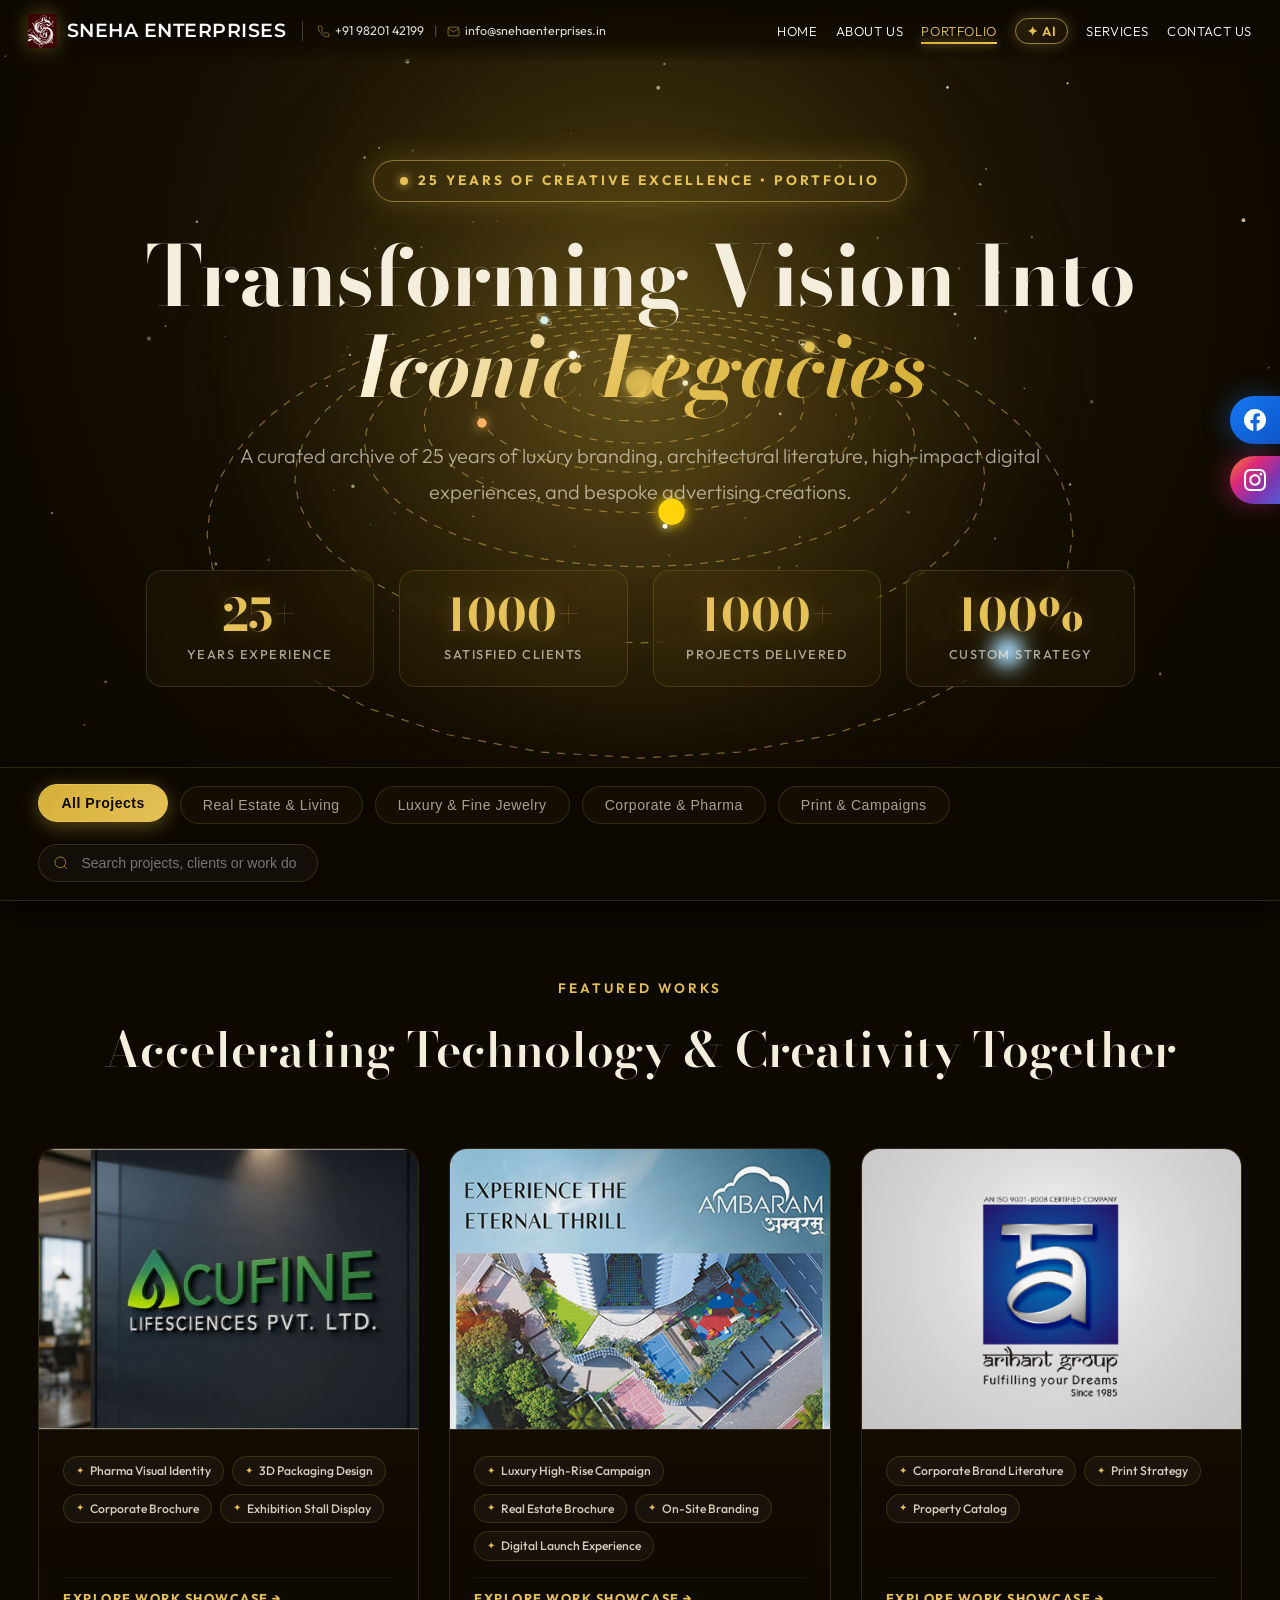
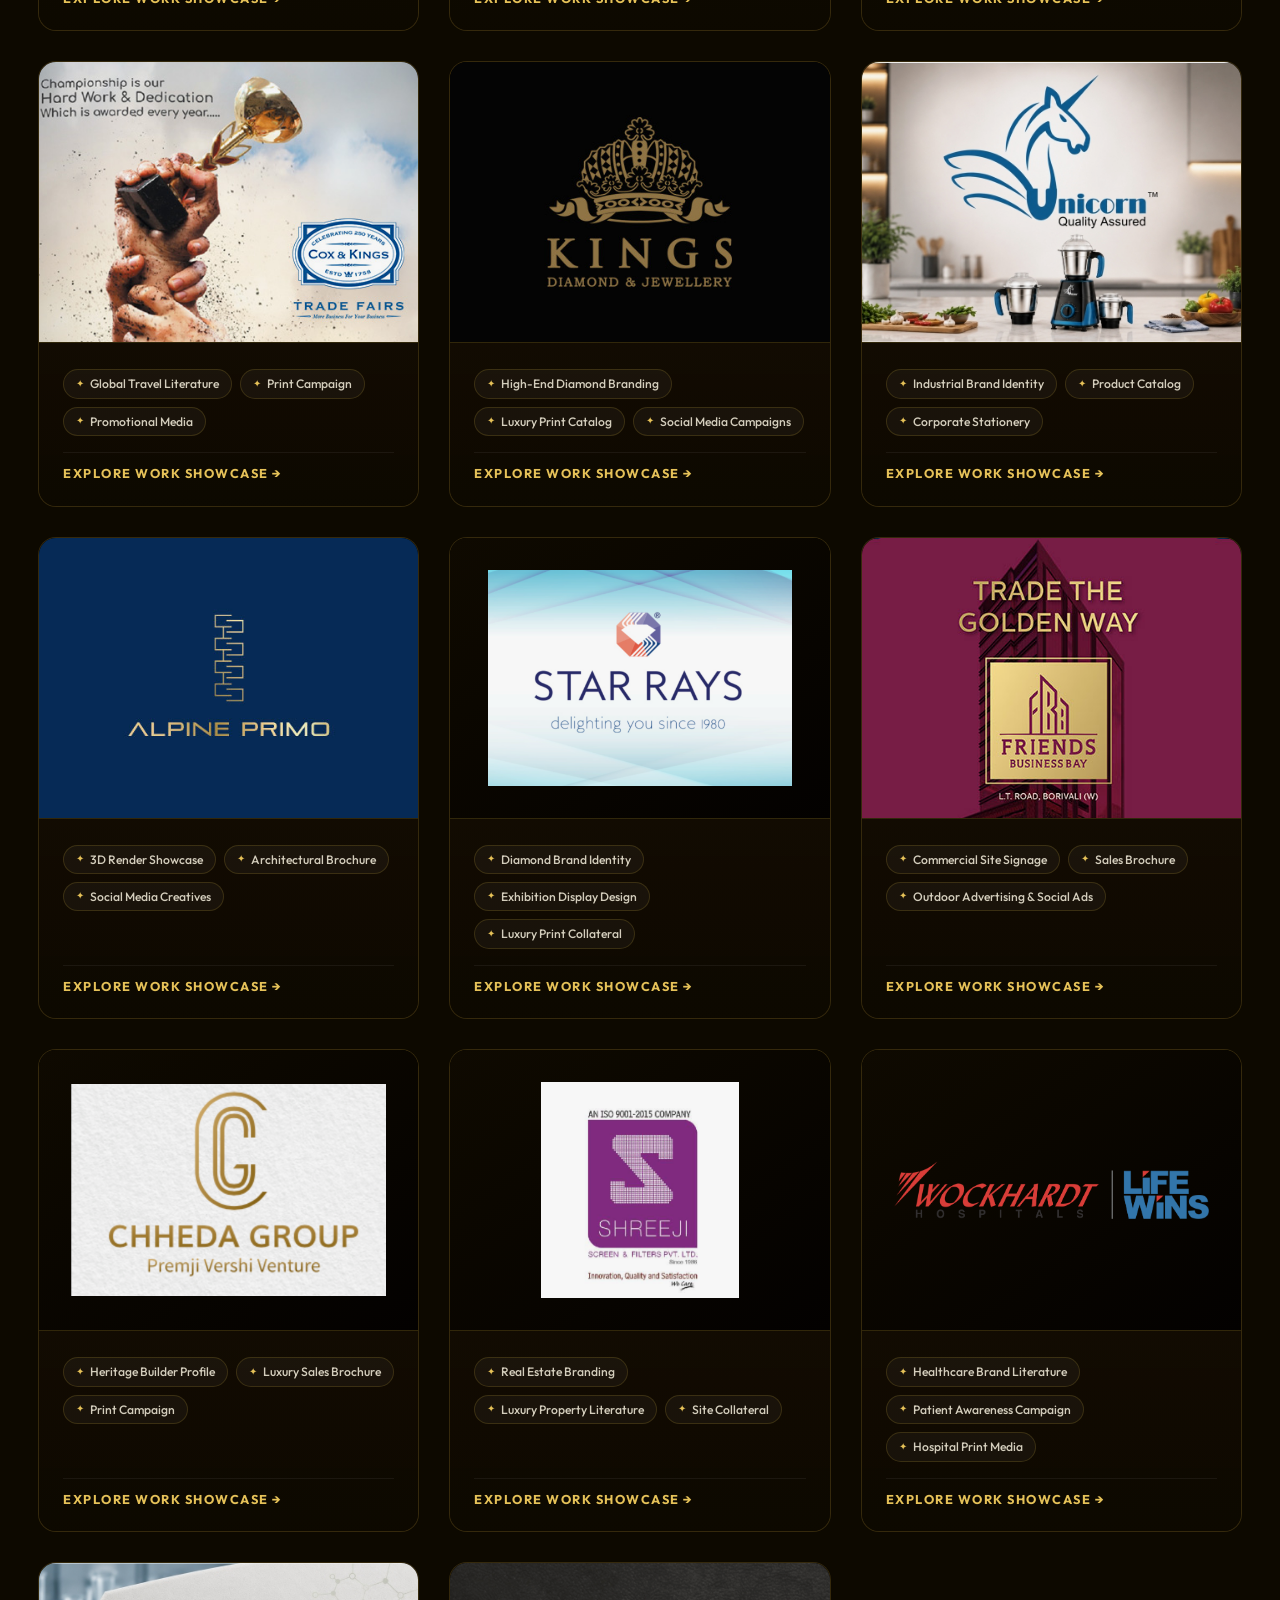
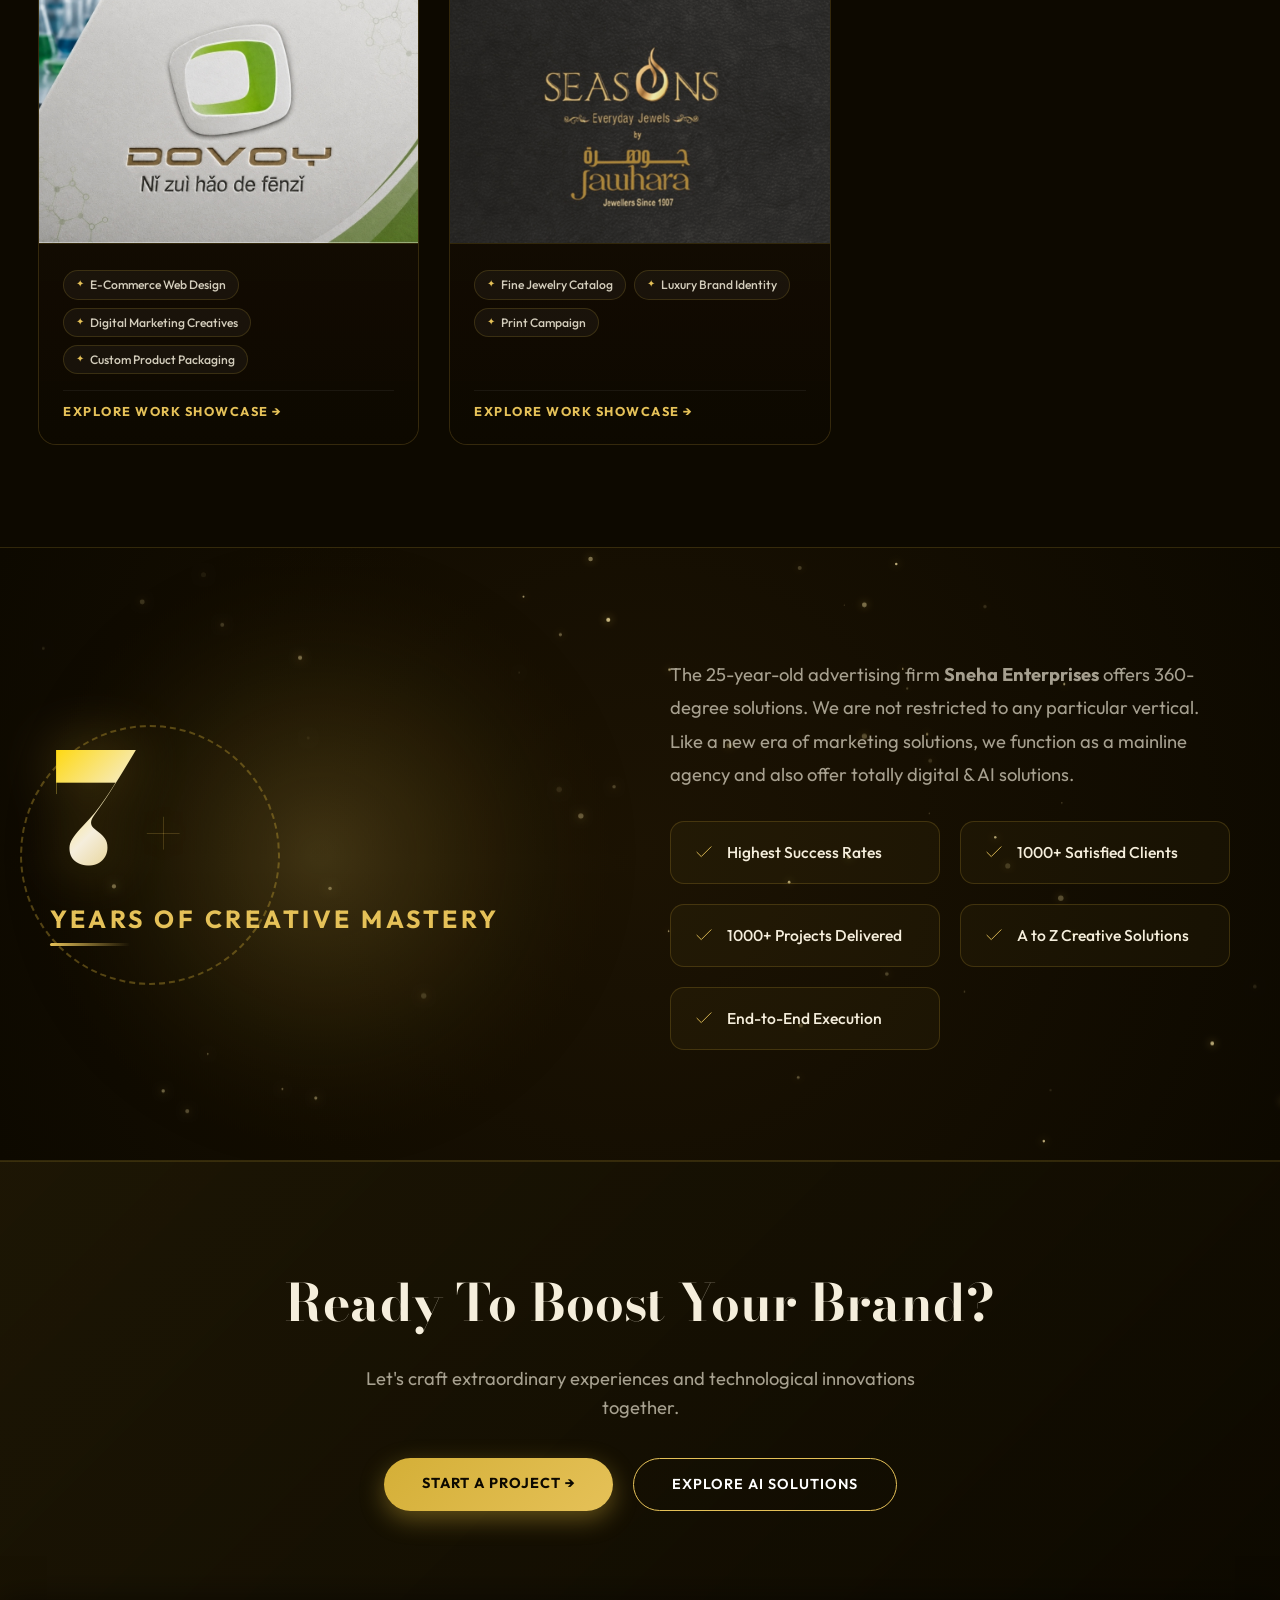
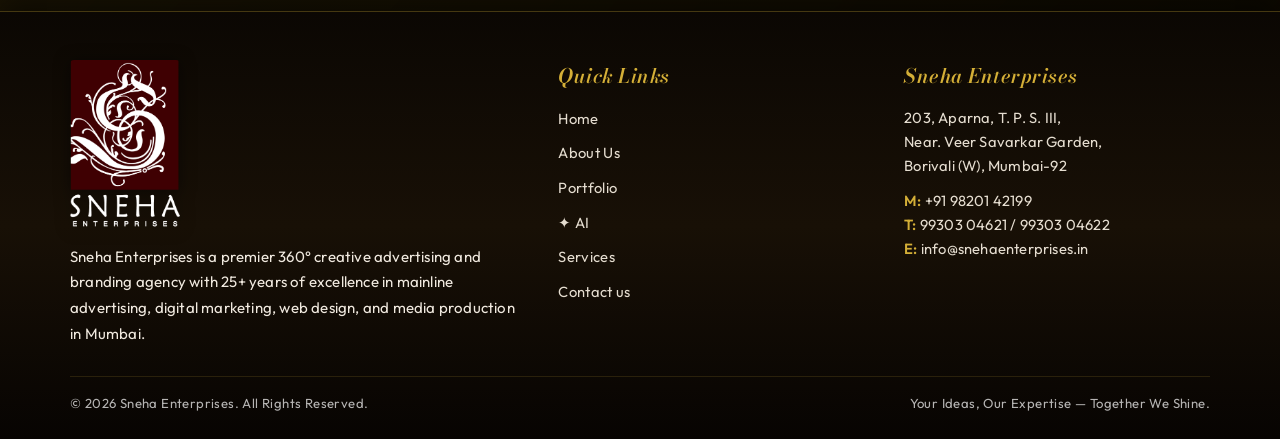
<file: portfolio.html>
<!DOCTYPE html>
<html lang="en">
<head>
    <meta charset="UTF-8">
    <meta name="viewport" content="width=device-width, initial-scale=1.0">
    <title>Portfolio | Sneha Enterprises — Selected Works</title>
    <!-- Favicon & Touch Icons for Browsers & Google Search Favicon Bot -->
    <link rel="icon" href="/favicon.ico" sizes="any">
    <link rel="icon" type="image/png" sizes="48x48" href="/assets/images/favicon-48x48.png">
    <link rel="icon" type="image/png" sizes="96x96" href="/assets/images/favicon-96x96.png">
    <link rel="icon" type="image/png" sizes="144x144" href="/assets/images/favicon-144x144.png">
    <link rel="icon" type="image/png" sizes="192x192" href="/assets/images/favicon-192x192.png">
    <link rel="icon" type="image/png" sizes="32x32" href="/assets/images/favicon-32x32.png">
    <link rel="icon" type="image/png" sizes="16x16" href="/assets/images/favicon-16x16.png">
    <link rel="apple-touch-icon" sizes="180x180" href="/assets/images/apple-touch-icon.png">
    <link rel="shortcut icon" href="/favicon.ico">
    <meta name="description" content="Explore selected works, luxury branding, print design, web development, and digital marketing portfolios by Sneha Enterprises. 25+ years of creative excellence.">
    
    <!-- Google Fonts -->
    <link rel="preconnect" href="https://fonts.googleapis.com">
    <link rel="preconnect" href="https://fonts.gstatic.com" crossorigin>
    <link href="https://fonts.googleapis.com/css2?family=Bodoni+Moda:ital,opsz,wght@0,6..96,400..900;1,6..96,400..900&family=Montserrat:wght@300;400;500;600;700;800&family=Outfit:wght@300;400;500;600;700&display=swap" rel="stylesheet">
    
    <style>
        *, *::before, *::after { margin: 0; padding: 0; box-sizing: border-box; }

        :root {
            --gold: #d4af37;
            --gold-light: #e5c158;
            --gold-glow: rgba(212,175,55,0.45);
            --gold-subtle: rgba(212,175,55,0.12);
            --bg: #0d0900;
            --bg-alt: #140d02;
            --surface: rgba(212, 175, 55, 0.04);
            --surface-hover: rgba(212, 175, 55, 0.09);
            --border: rgba(212, 175, 55, 0.18);
            --border-hover: rgba(229, 193, 88, 0.5);
            --text: #f5eedc;
            --text-muted: rgba(245, 238, 220, 0.65);
        }

        html { scroll-behavior: smooth; overflow-x: hidden; }

        body {
            background: var(--bg);
            color: var(--text);
            font-family: 'Outfit', 'Montserrat', sans-serif;
            overflow-x: hidden;
            line-height: 1.6;
        }

        /* ── FIXED HEADER / NAVBAR ── */
        header {
            position: fixed;
            top: 0; left: 0; right: 0;
            z-index: 1000;
            display: flex;
            align-items: center;
            justify-content: space-between;
            padding: 20px 50px;
            background: linear-gradient(to bottom, rgba(13,9,0,0.95) 0%, rgba(13,9,0,0.7) 70%, rgba(0,0,0,0) 100%);
            backdrop-filter: blur(12px);
            -webkit-backdrop-filter: blur(12px);
            transition: padding 0.3s ease, background 0.3s ease;
        }
        header.scrolled {
            padding: 14px 50px;
            background: rgba(13, 9, 0, 0.96);
            border-bottom: 1px solid var(--border);
            box-shadow: 0 10px 30px rgba(0,0,0,0.6);
        }

        .header-left {
            display: flex;
            align-items: center;
            gap: 22px;
            flex-shrink: 0;
            min-width: 0;
        }
        .header-logo {
            display: flex;
            align-items: center;
            gap: 12px;
            color: #fff;
            text-decoration: none;
            flex-shrink: 0;
            white-space: nowrap !important;
        }
        .header-logo img {
            height: 42px;
            width: auto;
            border-radius: 4px;
            filter: drop-shadow(0 0 10px rgba(212,175,55,0.4));
        }
        .brand-text {
            font-size: 1.35rem;
            font-weight: 600;
            letter-spacing: 1px;
            text-transform: uppercase;
            color: #ffffff !important;
            font-family: 'Montserrat', sans-serif;
            white-space: nowrap !important;
        }
        .header-contact {
            display: flex;
            align-items: center;
            gap: 15px;
            font-size: 0.85rem;
            color: var(--text-muted);
            border-left: 1px solid rgba(255, 255, 255, 0.2);
            padding-left: 20px;
            flex-shrink: 0;
            white-space: nowrap !important;
        }
        .hc-item {
            display: inline-flex;
            align-items: center;
            gap: 6px;
            color: rgba(255, 255, 255, 0.85);
            text-decoration: none;
            transition: color 0.3s;
            white-space: nowrap !important;
            flex-shrink: 0;
        }
        .hc-item span {
            white-space: nowrap !important;
        }
        .hc-item:hover { color: var(--gold-light); }
        .hc-item svg { width: 14px; height: 14px; stroke: var(--gold); fill: none; }
        .hc-divider { color: rgba(255, 255, 255, 0.3); white-space: nowrap !important; }

        .nav-links {
            display: flex;
            gap: 30px;
            list-style: none;
            align-items: center;
            margin: 0;
            padding: 0;
            flex-shrink: 0;
        }
        .nav-links li {
            list-style: none;
            flex-shrink: 0;
        }
        .nav-links li a {
            color: #fff;
            text-decoration: none;
            font-size: 0.9rem;
            font-weight: 300;
            letter-spacing: 1px;
            text-transform: uppercase;
            transition: color 0.3s;
            position: relative;
            white-space: nowrap !important;
        }
        .nav-links li a:hover,
        .nav-links li a.active {
            color: var(--gold-light);
        }
        .nav-links li a.active::after {
            content: '';
            position: absolute;
            bottom: -5px;
            left: 0;
            width: 100%;
            height: 2px;
            background: linear-gradient(90deg, var(--gold), var(--gold-light));
            box-shadow: 0 0 10px var(--gold);
        }

        /* AI Badge Nav Link */
        .nav-ai-link {
            color: #e5c158 !important;
            font-weight: 600 !important;
            letter-spacing: 2px !important;
            padding: 5px 14px !important;
            border: 1px solid rgba(229, 193, 88, 0.6);
            border-radius: 20px;
            background: linear-gradient(135deg, rgba(229,193,88,0.12), rgba(180,120,40,0.08));
            box-shadow: 0 0 15px rgba(229, 193, 88, 0.3);
            transition: all 0.35s ease !important;
            animation: navAiPulse 2.5s ease-in-out infinite;
        }
        .nav-ai-link:hover {
            color: #fff !important;
            background: linear-gradient(135deg, rgba(229,193,88,0.35), rgba(180,120,40,0.25)) !important;
            box-shadow: 0 0 28px rgba(229, 193, 88, 0.7) !important;
            transform: scale(1.06);
        }
        @keyframes navAiPulse {
            0%, 100% { box-shadow: 0 0 12px rgba(229,193,88,0.3); }
            50% { box-shadow: 0 0 26px rgba(229,193,88,0.7), 0 0 50px rgba(229,193,88,0.15); }
        }

        /* FLOATING SOCIAL BAR */
        .floating-social {
            position: fixed;
            right: 0;
            top: 50%;
            transform: translateY(-50%);
            z-index: 999;
            display: flex;
            flex-direction: column;
            gap: 12px;
            opacity: 1;
            pointer-events: auto;
        }

        .social-btn {
            position: relative;
            display: flex;
            align-items: center;
            height: 48px;
            padding-right: 14px;
            padding-left: 14px;
            border-top-left-radius: 50px;
            border-bottom-left-radius: 50px;
            border-top-right-radius: 0;
            border-bottom-right-radius: 0;
            text-decoration: none;
            overflow: hidden;
            transition: padding-left 0.4s cubic-bezier(0.16, 1, 0.3, 1),
                        box-shadow 0.4s ease;
        }

        /* Platform-specific brand gradients */
        .social-btn.facebook, .social-btn.fb {
            background: linear-gradient(135deg, #1877f2, #0a58ca);
            box-shadow: -4px 0 25px rgba(24, 119, 242, 0.35);
        }
        .social-btn.instagram, .social-btn.ig {
            background: linear-gradient(135deg, #f58529, #dd2a7b, #8134af, #515bd4);
            box-shadow: -4px 0 25px rgba(221, 42, 123, 0.4);
        }

        /* Pulsing glow ring on each button */
        .social-btn::before {
            content: '';
            position: absolute;
            inset: -4px;
            border-radius: inherit;
            background: inherit;
            opacity: 0.3;
            filter: blur(10px);
            animation: socialPulse 2.5s ease-in-out infinite alternate;
            z-index: -1;
        }

        @keyframes socialPulse {
            0%   { opacity: 0.25; transform: scale(1);   }
            100% { opacity: 0.6;  transform: scale(1.15); }
        }

        .social-btn .social-icon {
            width: 22px;
            height: 22px;
            fill: #fff;
            flex-shrink: 0;
            transition: transform 0.4s cubic-bezier(0.16, 1, 0.3, 1);
        }

        /* Hidden label that slides out on hover */
        .social-btn .social-label {
            color: #fff;
            font-family: 'Montserrat', sans-serif;
            font-size: 0.78rem;
            font-weight: 600;
            letter-spacing: 0.5px;
            text-transform: uppercase;
            white-space: nowrap;
            max-width: 0;
            overflow: hidden;
            opacity: 0;
            margin-left: 0;
            transition: max-width 0.4s cubic-bezier(0.16, 1, 0.3, 1),
                        opacity 0.3s ease,
                        margin-left 0.4s ease;
        }

        .social-btn:hover .social-label {
            max-width: 100px;
            opacity: 1;
            margin-left: 10px;
        }

        .social-btn:hover .social-icon {
            transform: scale(1.1);
        }

        .social-btn:hover {
            padding-left: 18px;
        }

        /* ── HERO SECTION WITH 3D GEOMETRIC GOLD CANVAS ── */
        .portfolio-hero {
            position: relative;
            min-height: 85vh;
            display: flex;
            align-items: center;
            justify-content: center;
            padding: 160px 50px 80px;
            background: radial-gradient(circle at 50% 35%, rgba(212,175,55,0.22) 0%, rgba(20,13,2,0.95) 60%, rgba(13,9,0,1) 90%);
            overflow: hidden;
        }
        #liquid-gold-canvas {
            position: absolute;
            top: 0; left: 0; width: 100%; height: 100%;
            z-index: 1;
            pointer-events: none;
        }
        .hero-glow-spotlight {
            position: absolute;
            width: 750px; height: 750px;
            border-radius: 50%;
            background: radial-gradient(circle, rgba(229,193,88,0.18) 0%, rgba(212,175,55,0.05) 45%, rgba(0,0,0,0) 75%);
            filter: blur(90px);
            animation: spotlightPulse 8s ease-in-out infinite alternate;
            z-index: 1;
            pointer-events: none;
        }
        @keyframes spotlightPulse {
            0% { transform: scale(0.9) translate(-5%, -5%); opacity: 0.7; }
            100% { transform: scale(1.2) translate(5%, 5%); opacity: 1; }
        }

        .hero-content {
            position: relative;
            z-index: 10;
            max-width: 1100px;
            text-align: center;
        }
        .hero-badge {
            display: inline-flex;
            align-items: center;
            gap: 10px;
            padding: 9px 26px;
            border-radius: 30px;
            background: rgba(212, 175, 55, 0.08);
            border: 1px solid rgba(229, 193, 88, 0.5);
            color: var(--gold-light);
            font-size: 0.85rem;
            font-weight: 700;
            letter-spacing: 3px;
            text-transform: uppercase;
            margin-bottom: 28px;
            backdrop-filter: blur(12px);
            box-shadow: 0 0 30px rgba(212,175,55,0.25);
            animation: badgeShimmer 4s ease-in-out infinite;
        }
        .hero-badge .badge-dot {
            width: 8px; height: 8px;
            border-radius: 50%;
            background: var(--gold-light);
            box-shadow: 0 0 10px var(--gold-light);
            animation: dotPulse 1.5s ease-in-out infinite;
        }
        @keyframes dotPulse {
            0%, 100% { opacity: 1; transform: scale(1); }
            50% { opacity: 0.4; transform: scale(0.7); }
        }
        @keyframes badgeShimmer {
            0%, 100% { border-color: rgba(212,175,55,0.3); box-shadow: 0 0 15px rgba(212,175,55,0.15); }
            50% { border-color: rgba(229,193,88,0.9); box-shadow: 0 0 40px rgba(229,193,88,0.5); }
        }

        .hero-title {
            font-family: 'Bodoni Moda', serif;
            font-size: clamp(3.2rem, 6.5vw, 5.5rem);
            font-weight: 700;
            line-height: 1.1;
            margin-bottom: 25px;
            letter-spacing: -1px;
        }
        .gold-gradient {
            background: linear-gradient(135deg, #ffffff 0%, #e5c158 50%, #d4af37 100%);
            -webkit-background-clip: text;
            -webkit-text-fill-color: transparent;
            font-style: italic;
        }
        .hero-subtitle {
            font-size: 1.25rem;
            color: var(--text-muted);
            max-width: 850px;
            margin: 0 auto 45px;
            font-weight: 300;
            line-height: 1.8;
        }

        /* Glass Metrics Row */
        .hero-stats {
            display: grid;
            grid-template-columns: repeat(4, 1fr);
            gap: 25px;
            max-width: 1000px;
            margin: 50px auto 0;
            padding-top: 10px;
        }
        .stat-item {
            text-align: center;
            background: rgba(212, 175, 55, 0.04);
            border: 1px solid var(--border);
            border-radius: 16px;
            padding: 22px 15px;
            backdrop-filter: blur(8px);
            transition: all 0.4s ease;
        }
        .stat-item:hover {
            background: rgba(212, 175, 55, 0.09);
            border-color: var(--border-hover);
            transform: translateY(-5px);
            box-shadow: 0 12px 30px rgba(212,175,55,0.2);
        }
        .stat-num {
            font-family: 'Bodoni Moda', serif;
            font-size: 2.8rem;
            font-weight: 700;
            color: var(--gold-light);
            line-height: 1;
            margin-bottom: 6px;
            text-shadow: 0 0 20px rgba(212,175,55,0.3);
        }
        .stat-label {
            font-size: 0.8rem;
            color: var(--text-muted);
            letter-spacing: 1.5px;
            text-transform: uppercase;
            font-weight: 500;
        }

        /* ── FILTER & SEARCH BAR ── */
        .filter-section {
            position: sticky;
            top: 75px;
            z-index: 100;
            padding: 18px clamp(12px, 3vw, 50px);
            background: rgba(13, 9, 0, 0.94);
            backdrop-filter: blur(15px);
            border-top: 1px solid var(--border);
            border-bottom: 1px solid var(--border);
            box-shadow: 0 10px 30px rgba(0,0,0,0.6);
            box-sizing: border-box;
        }
        .filter-container {
            max-width: 1300px;
            margin: 0 auto;
            display: flex;
            align-items: center;
            justify-content: space-between;
            flex-wrap: wrap;
            gap: 20px;
        }
        .filter-buttons {
            display: flex;
            gap: 12px;
            flex-wrap: wrap;
        }
        .filter-btn {
            background: rgba(212, 175, 55, 0.04);
            border: 1px solid var(--border);
            color: var(--text-muted);
            padding: 10px 22px;
            border-radius: 30px;
            font-size: 0.88rem;
            font-weight: 500;
            letter-spacing: 0.5px;
            cursor: pointer;
            transition: all 0.3s cubic-bezier(0.16, 1, 0.3, 1);
        }
        .filter-btn:hover,
        .filter-btn.active {
            background: linear-gradient(135deg, var(--gold), var(--gold-light));
            color: #0d0900;
            border-color: var(--gold-light);
            font-weight: 700;
            box-shadow: 0 4px 20px rgba(212,175,55,0.4);
            transform: translateY(-2px);
        }

        .search-box {
            position: relative;
            min-width: 280px;
        }
        .search-box input {
            width: 100%;
            background: rgba(255, 255, 255, 0.03);
            border: 1px solid var(--border);
            border-radius: 25px;
            padding: 10px 20px 10px 42px;
            color: #fff;
            font-size: 0.88rem;
            outline: none;
            transition: all 0.3s ease;
        }
        .search-box input:focus {
            border-color: var(--gold-light);
            box-shadow: 0 0 15px rgba(212,175,55,0.3);
            background: rgba(255, 255, 255, 0.06);
        }
        .search-box svg {
            position: absolute;
            left: 15px;
            top: 50%;
            transform: translateY(-50%);
            width: 16px;
            height: 16px;
            stroke: var(--gold);
            fill: none;
        }

        /* ── PORTFOLIO GRID SECTION ── */
        .portfolio-section {
            padding: clamp(40px, 6vw, 80px) clamp(14px, 3vw, 50px) clamp(50px, 8vw, 120px);
            max-width: 1400px;
            margin: 0 auto;
            box-sizing: border-box;
        }
        .section-header {
            text-align: center;
            margin-bottom: 60px;
        }
        .section-tag {
            color: var(--gold-light);
            font-size: 0.85rem;
            letter-spacing: 3px;
            text-transform: uppercase;
            font-weight: 600;
            margin-bottom: 12px;
            display: block;
        }
        .section-title {
            font-family: 'Bodoni Moda', serif;
            font-size: 3rem;
            font-weight: 600;
        }

        /* ── UNIFORM PORTFOLIO GRID ── */
        .portfolio-grid {
            display: grid;
            grid-template-columns: repeat(3, 1fr);
            gap: 30px;
            align-items: stretch;
        }

        @media (max-width: 1100px) {
            .portfolio-grid { grid-template-columns: repeat(2, 1fr); }
            .hero-stats { grid-template-columns: repeat(2, 1fr); }
        }
        @media (max-width: 768px) {
            .portfolio-grid { grid-template-columns: 1fr; }
            .hero-stats { grid-template-columns: 1fr; }
        }

        /* Portfolio Card — Uniform Frame Size for All Cards */
        .portfolio-card {
            position: relative;
            background: #120b02;
            border: 1px solid var(--border);
            border-radius: 18px;
            overflow: hidden;
            transition: transform 0.5s cubic-bezier(0.16, 1, 0.3, 1),
                        border-color 0.4s ease,
                        box-shadow 0.4s ease,
                        opacity 0.4s ease;
            cursor: pointer;
            display: flex;
            flex-direction: column;
            height: 100%;
        }
        .portfolio-card.hidden {
            display: none !important;
            opacity: 0;
            transform: scale(0.8);
        }

        .portfolio-card:hover {
            border-color: var(--gold-light);
            box-shadow: 0 20px 45px rgba(0,0,0,0.85), 0 0 35px rgba(212,175,55,0.3);
            transform: translateY(-8px);
        }

        /* Crisp Uniform Image Wrapper — 280px Fixed Height for All Project Frames */
        .card-img-container {
            position: relative;
            width: 100%;
            height: 280px;
            overflow: hidden;
            background: #000;
            flex-shrink: 0;
        }

        .card-img-container img {
            width: 100%;
            height: 100%;
            object-fit: cover;
            object-position: center;
            transition: transform 0.7s cubic-bezier(0.16, 1, 0.3, 1), filter 0.5s ease;
            filter: brightness(0.96) contrast(1.02);
        }
        .card-img-container img[src$=".png"] {
            object-fit: contain;
            padding: 32px;
            background: linear-gradient(145deg, #120d04 0%, #060400 100%);
        }
        .portfolio-card:hover .card-img-container img {
            transform: scale(1.06);
            filter: brightness(1.02);
        }

        /* Sleek Uniform Bottom Details Panel */
        .card-details-panel {
            padding: 22px 24px;
            background: linear-gradient(180deg, rgba(18,11,2,0.95) 0%, rgba(13,9,0,0.98) 100%);
            border-top: 1px solid rgba(212,175,55,0.18);
            display: flex;
            flex-direction: column;
            gap: 12px;
            flex-grow: 1;
            justify-content: space-between;
        }

        .card-header-line {
            display: flex;
            justify-content: space-between;
            align-items: flex-start;
            gap: 12px;
        }
        .card-proj-title {
            font-family: 'Bodoni Moda', serif;
            font-size: 1.45rem;
            font-weight: 700;
            color: #fff;
            line-height: 1.25;
            transition: color 0.3s;
        }
        .portfolio-card:hover .card-proj-title {
            color: var(--gold-light);
        }
        .card-client-badge {
            font-size: 0.78rem;
            color: var(--gold-light);
            font-weight: 600;
            letter-spacing: 0.8px;
            text-transform: uppercase;
            background: rgba(212,175,55,0.1);
            padding: 4px 12px;
            border-radius: 12px;
            white-space: nowrap;
            border: 1px solid rgba(212,175,55,0.25);
            flex-shrink: 0;
        }

        /* Work Done Specific Pills (No generic Brand Development / Print Design dark masks) */
        .work-done-container {
            display: flex;
            flex-wrap: wrap;
            gap: 8px;
            margin-top: 4px;
        }
        .work-done-pill {
            font-size: 0.76rem;
            color: rgba(245,238,220,0.85);
            background: rgba(255,255,255,0.04);
            border: 1px solid rgba(212,175,55,0.18);
            padding: 4px 12px;
            border-radius: 20px;
            font-weight: 500;
            display: inline-flex;
            align-items: center;
            gap: 6px;
            transition: all 0.3s ease;
        }
        .work-done-pill::before {
            content: '✦';
            font-size: 0.65rem;
            color: var(--gold-light);
        }
        .portfolio-card:hover .work-done-pill {
            background: rgba(212,175,55,0.12);
            border-color: rgba(229,193,88,0.4);
            color: #fff;
        }

        .card-action-bar {
            display: flex;
            justify-content: space-between;
            align-items: center;
            padding-top: 10px;
            border-top: 1px solid rgba(255,255,255,0.06);
            margin-top: 4px;
        }
        .view-case-btn {
            font-size: 0.8rem;
            font-weight: 700;
            letter-spacing: 1.5px;
            text-transform: uppercase;
            color: var(--gold-light);
            display: inline-flex;
            align-items: center;
            gap: 6px;
            transition: gap 0.3s ease, color 0.3s;
        }
        .portfolio-card:hover .view-case-btn {
            gap: 12px;
            color: #fff;
        }

        /* ── 25 YEARS EXPERIENCE SHOWCASE SECTION ── */
        .experience-section {
            position: relative;
            padding: 110px 50px;
            background: radial-gradient(circle at 50% 50%, #1c1303 0%, #0d0900 100%);
            border-top: 1px solid var(--border);
            border-bottom: 1px solid var(--border);
            overflow: hidden;
        }
        #exp-gold-canvas {
            position: absolute;
            inset: 0;
            width: 100%;
            height: 100%;
            pointer-events: none;
            z-index: 1;
        }
        .exp-container {
            position: relative;
            z-index: 2;
            max-width: 1200px;
            margin: 0 auto;
            display: grid;
            grid-template-columns: 1fr 1fr;
            gap: 60px;
            align-items: center;
        }
        .exp-left {
            position: relative;
            display: flex;
            flex-direction: column;
            align-items: flex-start;
        }
        .exp-badge-wrapper {
            position: relative;
            display: inline-flex;
            align-items: baseline;
        }
        .exp-badge-huge {
            font-family: 'Bodoni Moda', serif;
            font-size: 9.5rem;
            font-weight: 900;
            line-height: 0.85;
            background: linear-gradient(135deg, #ffd700 0%, #f5eedc 30%, #d4af37 60%, #ffffff 80%, #99751e 100%);
            background-size: 200% 200%;
            -webkit-background-clip: text;
            -webkit-text-fill-color: transparent;
            margin-bottom: 10px;
            filter: drop-shadow(0 0 30px rgba(212,175,55,0.4));
            animation: goldGleam 4s ease infinite;
        }
        .exp-badge-plus {
            font-family: 'Bodoni Moda', serif;
            font-size: 5rem;
            font-weight: 900;
            color: var(--gold-light);
            margin-left: 5px;
            text-shadow: 0 0 25px rgba(229,193,88,0.6);
            animation: pulsePlus 2s ease-in-out infinite alternate;
        }
        .exp-badge-ring {
            position: absolute;
            top: -20px;
            left: -30px;
            width: 260px;
            height: 260px;
            border: 2px dashed rgba(212, 175, 55, 0.35);
            border-radius: 50%;
            animation: spinRing 16s linear infinite;
            pointer-events: none;
        }
        .exp-badge-sub {
            font-size: 1.55rem;
            font-weight: 700;
            letter-spacing: 3.5px;
            text-transform: uppercase;
            color: var(--gold-light);
            margin-bottom: 25px;
            position: relative;
            display: inline-block;
        }
        .exp-badge-sub::after {
            content: '';
            position: absolute;
            left: 0;
            bottom: -8px;
            width: 80px;
            height: 3px;
            background: linear-gradient(90deg, #e5c158, transparent);
            border-radius: 2px;
        }

        @keyframes goldGleam {
            0% { background-position: 0% 50%; }
            50% { background-position: 100% 50%; }
            100% { background-position: 0% 50%; }
        }
        @keyframes pulsePlus {
            0% { transform: scale(1); opacity: 0.8; }
            100% { transform: scale(1.15); opacity: 1; text-shadow: 0 0 35px rgba(255,235,170,0.9); }
        }
        @keyframes spinRing {
            0% { transform: rotate(0deg); }
            100% { transform: rotate(360deg); }
        }

        .exp-right p {
            font-size: 1.15rem;
            color: var(--text-muted);
            line-height: 1.8;
            margin-bottom: 30px;
        }
        .exp-features {
            list-style: none;
            display: grid;
            grid-template-columns: 1fr 1fr;
            gap: 20px;
        }
        .exp-feature-item {
            display: flex;
            align-items: center;
            gap: 12px;
            background: rgba(229, 193, 88, 0.04);
            border: 1px solid rgba(212, 175, 55, 0.2);
            padding: 18px 22px;
            border-radius: 14px;
            font-weight: 500;
            font-size: 0.98rem;
            transition: transform 0.4s cubic-bezier(0.16, 1, 0.3, 1), border-color 0.3s, background 0.3s, box-shadow 0.3s;
        }
        .exp-feature-item:hover {
            transform: translateY(-5px);
            border-color: rgba(229, 193, 88, 0.6);
            background: rgba(229, 193, 88, 0.09);
            box-shadow: 0 10px 25px rgba(212, 175, 55, 0.15);
        }
        .exp-feature-item svg {
            width: 22px; height: 22px;
            stroke: var(--gold-light);
            fill: none;
            flex-shrink: 0;
        }

        /* ── LIGHTBOX MODAL DETAIL VIEWER ── */
        .modal-overlay {
            position: fixed;
            inset: 0;
            z-index: 9999;
            background: rgba(13, 9, 0, 0.94);
            backdrop-filter: blur(20px);
            display: flex;
            align-items: center;
            justify-content: center;
            padding: clamp(10px, 3vw, 40px);
            opacity: 0;
            pointer-events: none;
            transition: opacity 0.4s ease;
            box-sizing: border-box;
        }
        .modal-overlay.active {
            opacity: 1;
            pointer-events: auto;
        }
        .modal-container {
            background: #140e03;
            border: 1px solid var(--border-hover);
            border-radius: 20px;
            max-width: 1050px;
            width: 100%;
            max-height: 90vh;
            overflow-y: auto;
            box-shadow: 0 25px 60px rgba(0,0,0,0.8), 0 0 40px rgba(212,175,55,0.25);
            position: relative;
            transform: scale(0.9) translateY(20px);
            transition: transform 0.4s cubic-bezier(0.16, 1, 0.3, 1);
        }
        .modal-overlay.active .modal-container {
            transform: scale(1) translateY(0);
        }
        .modal-close {
            position: absolute;
            top: 20px;
            right: 25px;
            background: rgba(255, 255, 255, 0.1);
            border: 1px solid var(--border);
            width: 42px;
            height: 42px;
            border-radius: 50%;
            color: #fff;
            font-size: 1.4rem;
            cursor: pointer;
            display: flex;
            align-items: center;
            justify-content: center;
            z-index: 10;
            transition: all 0.3s;
        }
        .modal-close:hover {
            background: var(--gold);
            color: #0d0900;
            transform: rotate(90deg);
        }
        .modal-body {
            padding: clamp(16px, 3.5vw, 45px);
            box-sizing: border-box;
        }
        .modal-header {
            margin-bottom: 25px;
        }
        .modal-title {
            font-family: 'Bodoni Moda', serif;
            font-size: 2.8rem;
            font-weight: 700;
            color: var(--gold-light);
            margin-bottom: 12px;
        }
        .modal-meta {
            display: flex;
            gap: 25px;
            font-size: 0.95rem;
            color: var(--text-muted);
            margin-bottom: 25px;
            flex-wrap: wrap;
            background: rgba(212, 175, 55, 0.05);
            border: 1px solid var(--border);
            padding: 15px 20px;
            border-radius: 12px;
        }
        .modal-meta span { display: flex; align-items: center; gap: 6px; }
        .modal-gallery {
            display: flex;
            flex-direction: column;
            gap: 25px;
            margin-bottom: 35px;
        }
        .modal-gallery img {
            width: 100%;
            border-radius: 14px;
            border: 1px solid var(--border);
            box-shadow: 0 10px 30px rgba(0,0,0,0.6);
        }
        
        /* Similar Projects inside Modal */
        .modal-similar-section {
            margin-top: 50px;
            padding-top: 40px;
            border-top: 1px solid var(--border);
        }
        .similar-heading {
            font-family: 'Bodoni Moda', serif;
            font-size: 1.8rem;
            color: var(--gold-light);
            margin-bottom: 25px;
            text-align: left;
        }
        .similar-grid {
            display: grid;
            grid-template-columns: repeat(auto-fit, minmax(260px, 1fr));
            gap: 20px;
        }
        .similar-card {
            background: rgba(212, 175, 55, 0.04);
            border: 1px solid var(--border);
            border-radius: 12px;
            overflow: hidden;
            cursor: pointer;
            transition: all 0.35s ease;
        }
        .similar-card:hover {
            border-color: var(--gold-light);
            transform: translateY(-4px);
            box-shadow: 0 10px 25px rgba(212, 175, 55, 0.2);
        }
        .similar-card-img {
            width: 100%;
            height: 160px;
            object-fit: cover;
        }
        .similar-card-body {
            padding: 15px;
        }
        .similar-card-title {
            font-family: 'Bodoni Moda', serif;
            font-size: 1.15rem;
            color: #fff;
            margin-bottom: 5px;
        }
        .similar-card-cat {
            font-size: 0.75rem;
            color: var(--gold-light);
            text-transform: uppercase;
            letter-spacing: 0.5px;
        }

        /* ── CTA SECTION ── */
        .cta-section {
            padding: 100px 50px;
            text-align: center;
            background: linear-gradient(135deg, rgba(212,175,55,0.08) 0%, rgba(13,9,0,0.95) 100%);
            border-top: 1px solid var(--border);
        }
        .cta-title {
            font-family: 'Bodoni Moda', serif;
            font-size: 3.2rem;
            margin-bottom: 20px;
        }
        .cta-subtitle {
            font-size: 1.15rem;
            color: var(--text-muted);
            max-width: 600px;
            margin: 0 auto 35px;
        }
        .cta-btn-group {
            display: flex;
            gap: 20px;
            justify-content: center;
            flex-wrap: wrap;
        }
        .btn-gold {
            background: linear-gradient(135deg, var(--gold), var(--gold-light));
            color: #0d0900;
            padding: 14px 38px;
            border-radius: 30px;
            font-weight: 700;
            text-decoration: none;
            letter-spacing: 1px;
            text-transform: uppercase;
            font-size: 0.9rem;
            box-shadow: 0 8px 25px rgba(212,175,55,0.4);
            transition: all 0.35s ease;
        }
        .btn-gold:hover {
            transform: translateY(-3px) scale(1.03);
            box-shadow: 0 12px 35px rgba(229,193,88,0.7);
        }
        .btn-outline {
            background: transparent;
            color: #fff;
            border: 1px solid var(--gold-light);
            padding: 14px 38px;
            border-radius: 30px;
            font-weight: 600;
            text-decoration: none;
            letter-spacing: 1px;
            text-transform: uppercase;
            font-size: 0.9rem;
            transition: all 0.35s ease;
        }
        .btn-outline:hover {
            background: rgba(212,175,55,0.15);
            border-color: #fff;
            transform: translateY(-3px);
        }

        /* ── FOOTER ── */
        /* FOOTER — matches Home page exactly */
        .footer-sec {
            position: relative; z-index: 100;
            background: linear-gradient(180deg, #0b0703 0%, #181006 50%, #070402 100%);
            border-top: 1px solid rgba(212,175,55,0.3);
            padding: 48px 0 25px 0; color: #ffffff;
            box-shadow: 0 -10px 30px rgba(0,0,0,0.5);
        }
        .footer-sec .container { max-width: 1200px; margin: 0 auto; padding: 0 30px; }
        .footer-sec .row { display: grid; grid-template-columns: 2.2fr 1.5fr 1.5fr; gap: 40px; align-items: start; }
        .footer-sec .logo { max-width: 110px; height: auto; margin-bottom: 16px; display: block; border-radius: 4px; filter: drop-shadow(0 2px 8px rgba(0,0,0,0.5)); }
        .footer-sec p { font-size: 0.94rem; line-height: 1.7; color: #f0e9df; font-weight: 400; margin: 0; letter-spacing: 0.2px; }
        .footer-sec .quick-links_heading, .footer-sec .footer_address h3 { font-family: 'Bodoni Moda', serif; font-size: 1.25rem; font-weight: 600; font-style: italic; color: #d4af37; margin-top: 0; margin-bottom: 14px; letter-spacing: 0.5px; }
        .footer-sec ul.quick-links { list-style: none; padding: 0; margin: 0; display: flex; flex-direction: column; gap: 8px; }
        .footer-sec ul.quick-links li a { color: #e5ddd0; text-decoration: none; font-size: 0.92rem; font-weight: 400; letter-spacing: 0.3px; position: relative; padding-bottom: 2px; transition: color 0.25s ease; display: inline-block; }
        .footer-sec ul.quick-links li a::after { content: ''; position: absolute; bottom: 0; left: 0; width: 0; height: 1px; background: #d4af37; transition: width 0.25s ease; }
        .footer-sec ul.quick-links li a:hover { color: #d4af37; }
        .footer-sec ul.quick-links li a:hover::after { width: 100%; }
        .footer-sec .footer_address p { margin-bottom: 10px; color: #e5ddd0; font-size: 0.92rem; font-weight: 400; line-height: 1.65; }
        .footer-sec .footer_address b { color: #d4af37; font-weight: 600; }
        .footer-sec .footer_address a { color: #e5ddd0; text-decoration: none; transition: color 0.25s ease; }
        .footer-sec .footer_address a:hover { color: #d4af37; }
        .footer-sec .copyright-bar { border-top: 1px solid rgba(212,175,55,0.15); margin-top: 30px; padding-top: 16px; display: flex; justify-content: space-between; align-items: center; font-size: 0.82rem; color: rgba(255,255,255,0.7); letter-spacing: 0.4px; }

        /* RESPONSIVE & MOBILE PHONE OPTIMIZATION */
        /* Mobile Navigation Toggle Button & Full Overlay */
        .mobile-menu-btn {
            display: none;
            background: rgba(229, 193, 88, 0.15);
            border: 1px solid #d4af37;
            border-radius: 8px;
            padding: 8px 14px;
            cursor: pointer;
            z-index: 10001;
            color: #d4af37;
            font-size: 1.3rem;
            align-items: center;
            justify-content: center;
            line-height: 1;
        }

        /* ── Header Responsive Optimization for All Computer Sizes ── */
        @media (min-width: 1400px) {
            header {
                padding: 18px clamp(32px, 3.5vw, 50px);
            }
            header.scrolled {
                padding: 14px clamp(32px, 3.5vw, 50px);
            }
            .nav-links {
                gap: clamp(22px, 2vw, 30px);
            }
        }

        @media (max-width: 1399px) and (min-width: 1181px) {
            header,
            header.scrolled {
                padding: 14px 28px !important;
            }
            .header-left {
                gap: 16px !important;
            }
            .header-logo {
                gap: 10px !important;
            }
            .header-logo img {
                height: 34px !important;
            }
            .header-logo .brand-text,
            .brand-text {
                font-size: 1.18rem !important;
                letter-spacing: 0.5px !important;
            }
            .header-contact {
                gap: 10px !important;
                font-size: 0.78rem !important;
                padding-left: 14px !important;
            }
            .hc-item {
                gap: 5px !important;
            }
            .hc-item svg {
                width: 13px !important;
                height: 13px !important;
            }
            .nav-links {
                gap: 18px !important;
            }
            .nav-links li a,
            .nav-links a {
                font-size: 0.82rem !important;
                letter-spacing: 0.6px !important;
            }
            .nav-ai-link {
                padding: 4px 11px !important;
            }
        }

        @media (max-width: 1180px) and (min-width: 993px) {
            header,
            header.scrolled {
                padding: 12px 18px !important;
            }
            .header-left {
                gap: 12px !important;
            }
            .header-logo {
                gap: 8px !important;
            }
            .header-logo img {
                height: 32px !important;
            }
            .header-logo .brand-text,
            .brand-text {
                font-size: 1.08rem !important;
                letter-spacing: 0.3px !important;
            }
            .header-contact {
                gap: 8px !important;
                font-size: 0.74rem !important;
                padding-left: 10px !important;
            }
            .header-contact a[href^="mailto:"] span {
                display: none !important;
            }
            .header-contact a[href^="mailto:"] {
                padding: 2px 4px;
            }
            .hc-item svg {
                width: 13px !important;
                height: 13px !important;
            }
            .nav-links {
                gap: 14px !important;
            }
            .nav-links li a,
            .nav-links a {
                font-size: 0.78rem !important;
                letter-spacing: 0.4px !important;
            }
            .nav-ai-link {
                padding: 3px 9px !important;
                font-size: 0.75rem !important;
            }
        }

        @media (max-width: 992px) {
            .mobile-menu-btn { display: flex; }
            .header-contact { display: none !important; }
            header,
            header.scrolled { padding: 12px 18px !important; }
            .brand-text,
            .header-logo .brand-text {
                font-size: 1.15rem !important;
            }
            .nav-links {
                position: fixed;
                inset: 0;
                width: 100vw;
                height: 100vh;
                background: rgba(13, 9, 0, 0.98);
                backdrop-filter: blur(25px);
                -webkit-backdrop-filter: blur(25px);
                flex-direction: column;
                justify-content: center;
                align-items: center;
                gap: 20px;
                padding: 40px 20px;
                opacity: 0;
                pointer-events: none;
                transform: translateY(-15px);
                transition: opacity 0.35s ease, transform 0.35s ease;
                z-index: 10000;
                overflow-y: auto;
            }
            .nav-links.active {
                opacity: 1;
                pointer-events: auto;
                transform: translateY(0);
            }
            .nav-links li a {
                font-size: 1.25rem !important;
                letter-spacing: 2px !important;
                font-weight: 500 !important;
            }
            header { padding: 15px 25px; }
            .portfolio-grid { grid-template-columns: 1fr; }
            .exp-container { grid-template-columns: 1fr; gap: 40px; }
            .footer-sec .row { grid-template-columns: 1fr; gap: 25px; }
            .footer-sec .container { padding: 0 20px; }
            .footer-sec .copyright-bar { flex-direction: column; gap: 8px; text-align: center; }
        }

        @media (max-width: 768px) {
            html, body { overflow-x: hidden !important; width: 100%; }
            .header-contact { display: none; }
            .floating-social { top: 24% !important; transform: translateY(-50%) !important; right: 0 !important; }
            .portfolio-hero { padding: 75px 16px 24px; min-height: 420px; }
            .hero-badge { font-size: 0.72rem; padding: 4px 12px; margin-bottom: 14px; }
            .hero-title { font-size: 2.1rem; letter-spacing: -0.5px; margin-bottom: 12px; }
            .hero-subtitle { font-size: 0.9rem; line-height: 1.5; margin-bottom: 20px; }
            .hero-stats { grid-template-columns: repeat(2, 1fr); gap: 10px; margin-top: 20px; }
            .stat-item { padding: 10px 8px; border-radius: 10px; }
            .stat-num { font-size: 1.6rem; }
            .stat-label { font-size: 0.68rem; letter-spacing: 0.5px; }

            .filter-section { margin-top: -15px; padding: 0 14px 30px; }
            .filter-container {
                display: flex;
                justify-content: flex-start;
                overflow-x: auto;
                -webkit-overflow-scrolling: touch;
                padding-bottom: 10px;
                gap: 8px;
            }
            .filter-btn {
                white-space: nowrap;
                flex-shrink: 0;
                padding: 8px 14px;
                font-size: 0.8rem;
                min-height: 40px;
                display: inline-flex;
                align-items: center;
            }
            .search-box { width: 100%; max-width: 100%; }
            .search-box input { font-size: 0.88rem; padding: 10px 16px 10px 38px; }

            .portfolio-grid { padding: 0 12px; gap: 18px; }
            .portfolio-card { transform: none !important; }
            .card-img-container { height: 210px; }
            .card-details-panel { padding: 14px 16px; }

            .experience-section { padding: 50px 16px; }
            .exp-left { align-items: center; text-align: center; }
            .exp-badge-huge { font-size: 5.5rem; }
            .exp-badge-plus { font-size: 3rem; }
            .exp-badge-ring { width: 170px; height: 170px; top: -10px; left: -10px; }
            .exp-badge-sub { font-size: 1.05rem; letter-spacing: 2px; text-align: center; }
            .exp-right p { font-size: 0.95rem; text-align: center; }
            .exp-features { grid-template-columns: 1fr; gap: 10px; }

            .cta-section { padding: 50px 16px; }
            .cta-title { font-size: 1.85rem; }
            .cta-subtitle { font-size: 0.92rem; }
            .btn-gold, .btn-outline { width: 100%; text-align: center; padding: 12px 20px; }

            .modal-overlay { padding: 12px 8px !important; }
            .modal-container { width: 96vw !important; max-height: 92vh !important; }
            .modal-body { padding: 18px 14px !important; }
            .modal-meta { gap: 10px !important; padding: 10px 12px !important; font-size: 0.8rem !important; }
            .modal-title { font-size: 1.4rem; }
            .modal-close { top: 10px; right: 10px; width: 34px; height: 34px; font-size: 1.3rem; }
        }

        @media (max-width: 480px) {
            .portfolio-hero { padding-top: 70px; }
            .hero-title { font-size: 1.8rem; }
            .hero-subtitle { font-size: 0.85rem; }
            .hero-stats { grid-template-columns: repeat(2, 1fr); gap: 8px; }
            .stat-num { font-size: 1.4rem; }
            .stat-label { font-size: 0.62rem; }
            .exp-badge-huge { font-size: 4.8rem; }
            .exp-badge-plus { font-size: 2.5rem; }
        }

        /* ── Compact Foldable & Small Phones (Samsung Galaxy Fold 4 ~344px) ── */
        @media (max-width: 360px) {
            header {
                padding: 9px 12px !important;
            }
            .header-left {
                gap: 6px !important;
            }
            .header-logo {
                gap: 6px !important;
            }
            .header-logo img {
                height: 26px !important;
            }
            .brand-text,
            .header-logo .brand-text {
                font-size: 0.88rem !important;
                letter-spacing: 0.3px !important;
            }
            .mobile-menu-btn {
                padding: 5px 9px !important;
                font-size: 1.05rem !important;
            }
            
            .portfolio-hero {
                padding: 65px 12px 20px !important;
            }
            .hero-title {
                font-size: 1.6rem !important;
            }
            .hero-subtitle {
                font-size: 0.82rem !important;
            }
            .hero-stats {
                grid-template-columns: 1fr 1fr !important;
                gap: 6px !important;
            }
            .stat-item {
                padding: 8px 6px !important;
            }
            .stat-num {
                font-size: 1.25rem !important;
            }
            .stat-label {
                font-size: 0.6rem !important;
            }
            .filter-section {
                padding: 0 10px 20px !important;
            }
            .filter-btn {
                padding: 6px 12px !important;
                font-size: 0.75rem !important;
                min-height: 34px !important;
            }
            .portfolio-section {
                padding: 30px 10px 50px !important;
            }
            .card-img-container {
                height: 180px !important;
            }
            .card-details-panel {
                padding: 12px 12px !important;
            }
            .card-title {
                font-size: 1.1rem !important;
            }
            .card-summary {
                font-size: 0.8rem !important;
            }
            .exp-badge-huge {
                font-size: 4rem !important;
            }
            .exp-badge-plus {
                font-size: 2rem !important;
            }
            .modal-overlay {
                padding: 6px 4px !important;
            }
            .modal-container {
                width: 98vw !important;
                border-radius: 12px !important;
            }
            .modal-body {
                padding: 14px 10px !important;
            }
            .modal-title {
                font-size: 1.25rem !important;
            }
            
            .footer-sec .container {
                padding: 0 12px !important;
            }
            .footer-sec p,
            .footer-sec .footer_address p {
                font-size: 0.84rem !important;
            }
        }

        /* LANDSCAPE PHONE ORIENTATION (Tilted Down) */
        @media (max-height: 500px) and (orientation: landscape) {
            .portfolio-hero { padding: 60px 16px 20px; min-height: 320px; }
            .hero-title { font-size: 1.7rem; margin-bottom: 6px; }
            .hero-subtitle { font-size: 0.8rem; margin-bottom: 10px; }
            .hero-stats { grid-template-columns: repeat(4, 1fr); gap: 6px; margin-top: 10px; }
            .stat-item { padding: 6px 4px; }
            .stat-num { font-size: 1.2rem; }
            .stat-label { font-size: 0.6rem; }
        }
    </style>
</head>
<body>

    <!-- Header Navigation Bar -->
    <header id="main-header">
        <div class="header-left">
            <a href="index.html" class="header-logo">
                <img src="assets/images/logo_icon.png" alt="Sneha Enterprises Logo">
                <span class="brand-text">Sneha Enterprises</span>
            </a>
            <div class="header-contact">
                <a href="tel:+919820142199" class="hc-item">
                    <svg viewBox="0 0 24 24"><path d="M22 16.92v3a2 2 0 0 1-2.18 2 19.79 19.79 0 0 1-8.63-3.07 19.5 19.5 0 0 1-6-6 19.79 19.79 0 0 1-3.07-8.67A2 2 0 0 1 4.11 2h3a2 2 0 0 1 2 1.72 12.84 12.84 0 0 0 .7 2.81 2 2 0 0 1-.45 2.11L8.09 9.91a16 16 0 0 0 6 6l1.27-1.27a2 2 0 0 1 2.11-.45 12.84 12.84 0 0 0 2.81.7A2 2 0 0 1 22 16.92z"></path></svg>
                    <span>+91 98201 42199</span>
                </a>
                <span class="hc-divider">|</span>
                <a href="mailto:info@snehaenterprises.in" class="hc-item" title="info@snehaenterprises.in" aria-label="Email info@snehaenterprises.in">
                    <svg viewBox="0 0 24 24"><path d="M4 4h16c1.1 0 2 .9 2 2v12c0 1.1-.9 2-2 2H4c-1.1 0-2-.9-2-2V6c0-1.1.9-2 2-2z"></path><polyline points="22,6 12,13 2,6"></polyline></svg>
                    <span>info@snehaenterprises.in</span>
                </a>
            </div>
        </div>
        <button class="mobile-menu-btn" id="mobileToggle" aria-label="Toggle Menu">&#9776;</button>
        <ul class="nav-links">
            <li><a href="index.html">Home</a></li>
            <li><a href="about.html">About Us</a></li>
            <li><a href="portfolio.html" class="active">Portfolio</a></li>
            <li><a href="ai.html" class="nav-ai-link">✦ AI</a></li>
            <li><a href="services.html">Services</a></li>
            <li><a href="contact.html">Contact Us</a></li>
        </ul>
    </header>

    <!-- Floating Social Bar -->
    <div class="floating-social">
        <a href="https://www.facebook.com/share/15iHXZYsWQ/" target="_blank" rel="noopener" aria-label="Facebook" class="social-btn facebook">
            <svg class="social-icon" viewBox="0 0 24 24"><path d="M24 12.073c0-6.627-5.373-12-12-12s-12 5.373-12 12c0 5.99 4.388 10.954 10.125 11.854v-8.385H7.078v-3.47h3.047V9.43c0-3.007 1.792-4.669 4.533-4.669 1.312 0 2.686.235 2.686.235v2.953H15.83c-1.491 0-1.956.925-1.956 1.874v2.25h3.328l-.532 3.47h-2.796v8.385C19.612 23.027 24 18.062 24 12.073z"/></svg>
            <span class="social-label">Facebook</span>
        </a>
        <a href="https://www.instagram.com/sneha_enterprises.in?utm_source=qr&igsh=cDJpZ2YwMnFkM3A4" target="_blank" rel="noopener" aria-label="Instagram" class="social-btn instagram">
            <svg class="social-icon" viewBox="0 0 24 24"><path d="M12 2.163c3.204 0 3.584.012 4.85.07 3.252.148 4.771 1.691 4.919 4.919.058 1.265.069 1.645.069 4.849 0 3.205-.012 3.584-.069 4.849-.149 3.225-1.664 4.771-4.919 4.919-1.266.058-1.644.07-4.85.07-3.204 0-3.584-.012-4.849-.07-3.26-.149-4.771-1.699-4.919-4.92-.058-1.265-.07-1.644-.07-4.849 0-3.204.013-3.583.07-4.849.149-3.227 1.664-4.771 4.919-4.919 1.266-.057 1.645-.069 4.849-.069zm0-2.163c-3.259 0-3.667.014-4.947.072-4.358.2-6.78 2.618-6.98 6.98-.059 1.281-.073 1.689-.073 4.948 0 3.259.014 3.668.072 4.948.2 4.358 2.618 6.78 6.98 6.98 1.281.058 1.689.072 4.948.072 3.259 0 3.668-.014 4.948-.072 4.354-.2 6.782-2.618 6.979-6.98.059-1.28.073-1.689.073-4.948 0-3.259-.014-3.667-.072-4.947-.196-4.354-2.617-6.78-6.979-6.98-1.281-.059-1.69-.073-4.949-.073zm0 5.838c-3.403 0-6.162 2.759-6.162 6.162s2.759 6.163 6.162 6.163 6.162-2.759 6.162-6.163c0-3.403-2.759-6.162-6.162-6.162zm0 10.162c-2.209 0-4-1.79-4-4 0-2.209 1.791-4 4-4s4 1.791 4 4c0 2.21-1.791 4-4 4zm6.406-11.845c-.796 0-1.441.645-1.441 1.44s.645 1.44 1.441 1.44c.795 0 1.439-.645 1.439-1.44s-.644-1.44-1.439-1.44z"/></svg>
            <span class="social-label">Instagram</span>
        </a>
    </div>

    <!-- Hero Section -->
    <section class="portfolio-hero">
        <canvas id="liquid-gold-canvas"></canvas>
        <div class="hero-glow-spotlight"></div>
        <div class="hero-content">
            <div class="hero-badge"><span class="badge-dot"></span> 25 Years of Creative Excellence • Portfolio</div>
            <h1 class="hero-title">Transforming Vision Into<br><span class="gold-gradient">Iconic Legacies</span></h1>
            <p class="hero-subtitle">A curated archive of 25 years of luxury branding, architectural literature, high-impact digital experiences, and bespoke advertising creations.</p>

            <div class="hero-stats">
                <div class="stat-item">
                    <div class="stat-num">25+</div>
                    <div class="stat-label">Years Experience</div>
                </div>
                <div class="stat-item">
                    <div class="stat-num">1000+</div>
                    <div class="stat-label">Satisfied Clients</div>
                </div>
                <div class="stat-item">
                    <div class="stat-num">1000+</div>
                    <div class="stat-label">Projects Delivered</div>
                </div>
                <div class="stat-item">
                    <div class="stat-num">100%</div>
                    <div class="stat-label">Custom Strategy</div>
                </div>
            </div>
        </div>
    </section>

    <!-- Sticky Filter & Search Bar -->
    <div class="filter-section">
        <div class="filter-container">
            <div class="filter-buttons">
                <button class="filter-btn active" data-category="all">All Projects</button>
                <button class="filter-btn" data-category="real-estate">Real Estate &amp; Living</button>
                <button class="filter-btn" data-category="luxury">Luxury &amp; Fine Jewelry</button>
                <button class="filter-btn" data-category="corporate">Corporate &amp; Pharma</button>
                <button class="filter-btn" data-category="print-digital">Print &amp; Campaigns</button>
            </div>
            <div class="search-box">
                <svg viewBox="0 0 24 24"><circle cx="11" cy="11" r="8"></circle><line x1="21" y1="21" x2="16.65" y2="16.65"></line></svg>
                <input type="text" id="project-search" placeholder="Search projects, clients or work done...">
            </div>
        </div>
    </div>

    <!-- Main Portfolio Grid (Optimized Bento Layout) -->
    <section class="portfolio-section">
        <div class="section-header">
            <span class="section-tag">Featured Works</span>
            <h2 class="section-title">Accelerating Technology &amp; Creativity Together</h2>
        </div>

        <div class="portfolio-grid" id="portfolio-grid">
            <!-- Project Cards generated dynamically by JavaScript -->
        </div>
    </section>

    <!-- 25 Years Experience Section -->
    <section class="experience-section" id="exp-section">
        <canvas id="exp-gold-canvas"></canvas>
        <div class="exp-container">
            <div class="exp-left">
                <div class="exp-badge-wrapper">
                    <div class="exp-badge-ring"></div>
                    <div class="exp-badge-huge" id="exp-counter">25</div>
                    <div class="exp-badge-plus">+</div>
                </div>
                <div class="exp-badge-sub">Years of Creative Mastery</div>
            </div>
            <div class="exp-right">
                <p>The 25-year-old advertising firm <strong>Sneha Enterprises</strong> offers 360-degree solutions. We are not restricted to any particular vertical. Like a new era of marketing solutions, we function as a mainline agency and also offer totally digital &amp; AI solutions.</p>
                <div class="exp-features">
                    <div class="exp-feature-item">
                        <svg viewBox="0 0 24 24"><polyline points="20 6 9 17 4 12"></polyline></svg>
                        <span>Highest Success Rates</span>
                    </div>
                    <div class="exp-feature-item">
                        <svg viewBox="0 0 24 24"><polyline points="20 6 9 17 4 12"></polyline></svg>
                        <span>1000+ Satisfied Clients</span>
                    </div>
                    <div class="exp-feature-item">
                        <svg viewBox="0 0 24 24"><polyline points="20 6 9 17 4 12"></polyline></svg>
                        <span>1000+ Projects Delivered</span>
                    </div>
                    <div class="exp-feature-item">
                        <svg viewBox="0 0 24 24"><polyline points="20 6 9 17 4 12"></polyline></svg>
                        <span>A to Z Creative Solutions</span>
                    </div>
                    <div class="exp-feature-item">
                        <svg viewBox="0 0 24 24"><polyline points="20 6 9 17 4 12"></polyline></svg>
                        <span>End-to-End Execution</span>
                    </div>
                </div>
            </div>
        </div>
    </section>

    <!-- Call To Action -->
    <section class="cta-section">
        <h2 class="cta-title">Ready To Boost Your Brand?</h2>
        <p class="cta-subtitle">Let's craft extraordinary experiences and technological innovations together.</p>
        <div class="cta-btn-group">
            <a href="contact.html" class="btn-gold">Start A Project &rarr;</a>
            <a href="ai.html" class="btn-outline">Explore AI Solutions</a>
        </div>
    </section>

    <!-- Footer -->
    <!-- FOOTER (matches Home page exactly) -->
    <section class="footer-sec mt-0">
        <div class="container">
            <div class="row">
                <div class="col-md-5">
                    <a href="index.html" title="Sneha Enterprises" rel="home">
                        <img src="assets/images/logo_footer_v3.png" alt="Sneha Enterprises Logo" class="logo img-fluid">
                    </a>
                    <p>Sneha Enterprises is a premier 360° creative advertising and branding agency with 25+ years of excellence in mainline advertising, digital marketing, web design, and media production in Mumbai.</p>
                </div>

                <div class="col-md-4">
                    <h2 class="quick-links_heading">Quick Links</h2>
                    <ul class="quick-links">
                        <li class="line-hover"><a href="index.html">Home</a></li>
                        <li class="line-hover"><a href="about.html">About Us</a></li>
                        <li class="line-hover"><a href="portfolio.html">Portfolio</a></li>
                        <li class="line-hover"><a href="ai.html">✦ AI</a></li>
                        <li class="line-hover"><a href="services.html">Services</a></li>
                        <li class="line-hover"><a href="contact.html">Contact us</a></li>
                    </ul>
                </div>

                <div class="col-md-3 footer_address">
                    <h3>Sneha Enterprises</h3>
                    <p>203, Aparna, T. P. S. III,<br>
                    Near. Veer Savarkar Garden,<br>
                    Borivali (W), Mumbai-92</p>
                    <p><b>M:</b> <a href="tel:+919820142199">+91 98201 42199</a><br>
                    <b>T:</b> <a href="tel:+919930304621">99303 04621</a> / <a href="tel:+919930304622">99303 04622</a><br>
                    <b>E:</b> <a href="mailto:info@snehaenterprises.in">info@snehaenterprises.in</a></p>
                </div>
            </div>

            <div class="copyright-bar">
                <span>&copy; 2026 Sneha Enterprises. All Rights Reserved.</span>
                <span>Your Ideas, Our Expertise &mdash; Together We Shine.</span>
            </div>
        </div>
    </section>

    <!-- Interactive Lightbox Modal -->
    <div class="modal-overlay" id="project-modal">
        <div class="modal-container">
            <button class="modal-close" id="modal-close">&times;</button>
            <div class="modal-body">
                <div class="modal-header">
                    <h2 class="modal-title" id="modal-title">Project Title</h2>
                    <div class="modal-meta">
                        <span id="modal-client"><strong>Client:</strong> Client Name</span>
                        <span id="modal-category"><strong>Category:</strong> Category</span>
                    </div>
                </div>
                <div class="modal-gallery" id="modal-gallery">
                    <!-- Dynamic local images -->
                </div>
                
                <!-- Similar Projects Section at Bottom of Opened Project -->
                <div class="modal-similar-section">
                    <h3 class="similar-heading">Similar Projects</h3>
                    <div class="similar-grid" id="modal-similar-grid">
                        <!-- Dynamic Similar Project Cards -->
                    </div>
                </div>
            </div>
        </div>
    </div>

    <!-- ── COMPLETE PROJECT DATASET & INTERACTION ENGINE ── -->
    <script>
        // Header Scroll effect
        const header = document.getElementById('main-header');
        window.addEventListener('scroll', () => {
            if (window.scrollY > 50) header.classList.add('scrolled');
            else header.classList.remove('scrolled');
        });

        // ── 3D GOLDEN SOLAR SYSTEM ORBITS & PLANETARY MATRIX HERO CANVAS ──
        (function() {
            const canvas = document.getElementById('liquid-gold-canvas');
            if (!canvas) return;
            const ctx = canvas.getContext('2d');
            let W, H;
            let time = 0;
            let rotX = 0.4, rotY = 0; // Tilt plane in 3D perspective
            let targetRotX = 0.4, targetRotY = 0;
            const clickSparks = [];

            let planets = [];

            // Define 8 Real Solar System Planets from Mercury to Neptune
            function initPlanets() {
                const isMobileView = W < 768;
                const maxR = isMobileView ? Math.min(W * 0.42, H * 0.38, 660) : Math.min(W * 0.45, 660);
                const scaleFactor = isMobileView ? 0.75 : 1.0;
                planets = [
                    { name: 'Mercury', r: maxR * 0.14, speed: 0.026, size: 5 * scaleFactor, color: '#f5eecc', glow: '#f5eecc', angle: 0, hasMoon: false },
                    { name: 'Venus',   r: maxR * 0.25, speed: 0.020, size: 8 * scaleFactor, color: '#ffe89c', glow: '#e5c158', angle: 1.1, hasMoon: false },
                    { name: 'Earth',   r: maxR * 0.36, speed: 0.015, size: 9 * scaleFactor, color: '#ffffff', glow: '#e5c158', angle: 2.3, hasMoon: true, moonDist: isMobileView ? 12 : 16, moonSpeed: 0.06 },
                    { name: 'Mars',    r: maxR * 0.48, speed: 0.012, size: 7 * scaleFactor, color: '#ffb366', glow: '#ffb366', angle: 3.7, hasMoon: false },
                    { name: 'Jupiter', r: maxR * 0.61, speed: 0.008, size: 14 * scaleFactor, color: '#ffd700', glow: '#ffd700', angle: 4.8, hasMoon: true, moonDist: isMobileView ? 16 : 24, moonSpeed: 0.05 },
                    { name: 'Saturn',  r: maxR * 0.74, speed: 0.006, size: 12 * scaleFactor, color: '#e5c158', glow: '#e5c158', angle: 0.5, hasMoon: true, moonDist: isMobileView ? 14 : 20, moonSpeed: 0.07, ring: true },
                    { name: 'Uranus',  r: maxR * 0.87, speed: 0.004, size: 10 * scaleFactor, color: '#d4f5f5', glow: '#d4f5f5', angle: 2.1, hasMoon: false, ring: true },
                    { name: 'Neptune', r: maxR * 1.00, speed: 0.0028, size: 10 * scaleFactor, color: '#a6dbff', glow: '#a6dbff', angle: 5.2, hasMoon: false }
                ];
            }

            function resize() {
                W = canvas.width = canvas.offsetWidth || window.innerWidth;
                H = canvas.height = canvas.offsetHeight || 600;
                initPlanets();
            }
            resize();
            window.addEventListener('resize', resize);

            const heroSec = document.querySelector('.portfolio-hero');
            if (heroSec) {
                const updateTilt = (clientX, clientY) => {
                    const rect = canvas.getBoundingClientRect();
                    const mx = clientX - rect.left;
                    const my = clientY - rect.top;
                    targetRotY = (mx - W / 2) * 0.0015;
                    targetRotX = 0.4 - (my - H / 2) * 0.0015;
                };

                heroSec.addEventListener('mousemove', (e) => updateTilt(e.clientX, e.clientY));
                heroSec.addEventListener('touchmove', (e) => {
                    if (e.touches && e.touches[0]) {
                        updateTilt(e.touches[0].clientX, e.touches[0].clientY);
                    }
                }, { passive: true });

                heroSec.addEventListener('mouseleave', () => {
                    targetRotX = 0.4;
                    targetRotY = 0;
                });
                heroSec.addEventListener('touchend', () => {
                    targetRotX = 0.4;
                    targetRotY = 0;
                });

                heroSec.addEventListener('click', (e) => {
                    const rect = canvas.getBoundingClientRect();
                    const cx = e.clientX - rect.left;
                    const cy = e.clientY - rect.top;
                    for (let s = 0; s < 25; s++) {
                        const angle = Math.random() * Math.PI * 2;
                        const speed = Math.random() * 8 + 2;
                        clickSparks.push({
                            x: cx, y: cy,
                            vx: Math.cos(angle) * speed,
                            vy: Math.sin(angle) * speed,
                            alpha: 1.0, r: Math.random() * 3.5 + 1
                        });
                    }
                });
            }

            // Floating Deep Space Stars (Optimized for Mobile Performance)
            const isMobile = window.innerWidth < 768;
            const starCount = isMobile ? 45 : 120;
            const stars = [];
            for (let s = 0; s < starCount; s++) {
                stars.push({
                    x: (Math.random() - 0.5) * 1600,
                    y: (Math.random() - 0.5) * 900,
                    z: (Math.random() - 0.5) * 600,
                    size: Math.random() * 2 + 0.6,
                    alpha: Math.random() * 0.7 + 0.3
                });
            }

            function project(x, y, z, rX, rY) {
                const cosX = Math.cos(rX), sinX = Math.sin(rX);
                const cosY = Math.cos(rY), sinY = Math.sin(rY);

                const x1 = x * cosY - z * sinY;
                const z1 = z * cosY + x * sinY;
                const y2 = y * cosX - z1 * sinX;
                const z2 = z1 * cosX + y * sinX;

                const focal = 450;
                const scale = focal / (focal + z2 + 350);
                return {
                    sx: W / 2 + x1 * scale,
                    sy: H / 2 + y2 * scale,
                    z: z2,
                    scale: scale
                };
            }

            function draw() {
                ctx.clearRect(0, 0, W, H);
                time += 0.015;

                rotX += (targetRotX - rotX) * 0.05;
                rotY += (targetRotY - rotY) * 0.05;

                const cx = W / 2;
                const cy = H / 2;

                // 1. Soft Ambient Golden Solar Core (Gentle & Subdued)
                const sunGrad = ctx.createRadialGradient(cx, cy, 5, cx, cy, 450);
                sunGrad.addColorStop(0, 'rgba(212, 175, 55, 0.18)');
                sunGrad.addColorStop(0.3, 'rgba(180, 140, 30, 0.08)');
                sunGrad.addColorStop(1, 'transparent');
                ctx.fillStyle = sunGrad;
                ctx.fillRect(0, 0, W, H);

                // Subdued Subtle Sun Sphere
                ctx.beginPath();
                ctx.arc(cx, cy, 14, 0, Math.PI * 2);
                ctx.fillStyle = 'rgba(229, 193, 88, 0.75)';
                ctx.shadowBlur = 12;
                ctx.shadowColor = '#e5c158';
                ctx.fill();
                ctx.shadowBlur = 0;

                // 2. Click Sparks
                for (let k = clickSparks.length - 1; k >= 0; k--) {
                    const spark = clickSparks[k];
                    spark.x += spark.vx;
                    spark.y += spark.vy;
                    spark.vx *= 0.94;
                    spark.vy *= 0.94;
                    spark.alpha -= 0.022;
                    if (spark.alpha <= 0) {
                        clickSparks.splice(k, 1);
                        continue;
                    }
                    ctx.beginPath();
                    ctx.arc(spark.x, spark.y, spark.r, 0, Math.PI * 2);
                    ctx.fillStyle = 'rgba(255, 240, 180, ' + spark.alpha + ')';
                    ctx.shadowBlur = 12;
                    ctx.shadowColor = '#e5c158';
                    ctx.fill();
                    ctx.shadowBlur = 0;
                }

                // 3. Render Deep Space Background Stars
                stars.forEach(st => {
                    const p = project(st.x, st.y, st.z, rotX * 0.3, rotY * 0.3);
                    if (p.scale <= 0) return;

                    ctx.beginPath();
                    ctx.arc(p.sx, p.sy, st.size * p.scale, 0, Math.PI * 2);
                    ctx.fillStyle = 'rgba(255, 245, 200, ' + st.alpha * p.scale + ')';
                    ctx.fill();
                });

                // 4. Render Solar System Concentric Orbital Rings & Planets
                planets.forEach(pData => {
                    pData.angle += pData.speed;

                    // Draw 3D Elliptical Orbit Ring
                    ctx.beginPath();
                    const steps = 60;
                    let avgOrbitZ = 0;
                    for (let i = 0; i <= steps; i++) {
                        const theta = (Math.PI * 2 / steps) * i;
                        const ox = Math.cos(theta) * pData.r;
                        const oz = Math.sin(theta) * pData.r;
                        const proj = project(ox, 0, oz, rotX, rotY);
                        avgOrbitZ += proj.z;
                        if (i === 0) ctx.moveTo(proj.sx, proj.sy);
                        else ctx.lineTo(proj.sx, proj.sy);
                    }
                    avgOrbitZ /= steps;

                    const ringAlpha = Math.max(0.12, Math.min(0.55, (avgOrbitZ + 400) / 800));
                    ctx.strokeStyle = 'rgba(229, 193, 88, ' + ringAlpha + ')';
                    ctx.lineWidth = 1.2;
                    ctx.setLineDash([8, 8]);
                    ctx.stroke();
                    ctx.setLineDash([]);

                    // Calculate 3D Planet Position
                    const px = Math.cos(pData.angle) * pData.r;
                    const pz = Math.sin(pData.angle) * pData.r;
                    const planetProj = project(px, 0, pz, rotX, rotY);

                    // Render Saturn-like Ring for planet 3
                    if (pData.ring) {
                        ctx.beginPath();
                        ctx.ellipse(planetProj.sx, planetProj.sy, planetProj.scale * (pData.size * 2.2), planetProj.scale * (pData.size * 0.7), Math.PI / 6, 0, Math.PI * 2);
                        ctx.strokeStyle = 'rgba(255, 235, 170, ' + (ringAlpha * 1.5) + ')';
                        ctx.lineWidth = 2 * planetProj.scale;
                        ctx.stroke();
                    }

                    // Render Planet Sphere
                    ctx.beginPath();
                    ctx.arc(planetProj.sx, planetProj.sy, pData.size * planetProj.scale, 0, Math.PI * 2);
                    ctx.fillStyle = pData.color;
                    ctx.shadowBlur = 15 * planetProj.scale;
                    ctx.shadowColor = pData.glow;
                    ctx.fill();
                    ctx.shadowBlur = 0;

                    // Render Orbiting Moon if present
                    if (pData.hasMoon) {
                        const moonAngle = time * 3 + pData.angle * 2;
                        const mx = px + Math.cos(moonAngle) * pData.moonDist;
                        const mz = pz + Math.sin(moonAngle) * pData.moonDist;
                        const moonProj = project(mx, 0, mz, rotX, rotY);

                        ctx.beginPath();
                        ctx.arc(moonProj.sx, moonProj.sy, 2.5 * moonProj.scale, 0, Math.PI * 2);
                        ctx.fillStyle = '#ffffff';
                        ctx.shadowBlur = 8;
                        ctx.shadowColor = '#ffffff';
                        ctx.fill();
                        ctx.shadowBlur = 0;
                    }
                });

                requestAnimationFrame(draw);
            }
            draw();
        })();

        // ── COMPLETE 14 PROJECTS DATASET WITH SPECIFIC WORK DONE ──
        const projectsData = {
            "acufine-life-sciences": {
                slug: "acufine-life-sciences",
                title: "Acufine Lifesciences",
                client: "Acufine Life Sciences",
                filterCategories: ["corporate", "print-digital"],
                layoutClass: "bento-wide",
                workDone: ["Pharma Visual Identity", "3D Packaging Design", "Corporate Brochure", "Exhibition Stall Display"],
                thumbnail: "assets/images/portfolio/Acufine-Logo-1.jpg",
                gallery: [
                    "assets/images/portfolio/Acufine-Logo-2.jpg",
                    "assets/images/portfolio/Accufine.jpg",
                    "assets/images/portfolio/brochure.jpg",
                    "assets/images/portfolio/web.jpg",
                    "assets/images/portfolio/Stall.jpg"
                ],
                similar: ["unicorn", "kings-diamond-jewellry", "wockhardt"]
            },
            "ambaram-live-the-high-life": {
                slug: "ambaram-live-the-high-life",
                title: "Ambaram – Live the High Life",
                client: "Shree Varad Homes",
                filterCategories: ["real-estate", "print-digital"],
                layoutClass: "bento-tall",
                workDone: ["Luxury High-Rise Campaign", "Real Estate Brochure", "On-Site Branding", "Digital Launch Experience"],
                thumbnail: "assets/images/portfolio/Amabram_feature_image-1.jpg",
                gallery: [
                    "assets/images/portfolio/Ambaram-Banner-1.jpg",
                    "assets/images/portfolio/Ambaram_1.jpg",
                    "assets/images/portfolio/Ambaram_2.jpg",
                    "assets/images/portfolio/Ambaram_3.jpg"
                ],
                similar: ["friends", "prem-nagar-legacy", "seasons-jawhara"]
            },
            "arihant-group": {
                slug: "arihant-group",
                title: "Arihant Group",
                client: "Arihant Group",
                filterCategories: ["corporate", "real-estate"],
                layoutClass: "bento-standard",
                workDone: ["Corporate Brand Literature", "Print Strategy", "Property Catalog"],
                thumbnail: "assets/images/portfolio/Arihant_feature.jpg",
                gallery: [
                    "assets/images/portfolio/Arihant_banner.jpg",
                    "assets/images/portfolio/Arihant-Group.jpg"
                ],
                similar: ["unicorn", "dovoy", "ambaram-live-the-high-life"]
            },
            "cox-kings": {
                slug: "cox-kings",
                title: "Cox & Kings",
                client: "Cox & Kings",
                filterCategories: ["print-digital", "luxury"],
                layoutClass: "bento-standard",
                workDone: ["Global Travel Literature", "Print Campaign", "Promotional Media"],
                thumbnail: "assets/images/portfolio/CoXkings_image.jpg",
                gallery: [
                    "assets/images/portfolio/Cox_kings_banner.jpg",
                    "assets/images/portfolio/CoX_kings.jpg",
                    "assets/images/portfolio/CoX_kings_2.jpg"
                ],
                similar: ["dovoy", "alpine_primo", "shreeji"]
            },
            "kings-diamond-jewellry": {
                slug: "kings-diamond-jewellry",
                title: "KINGS Diamond & Jewellry",
                client: "KINGS Diamond & Jewellry",
                filterCategories: ["luxury", "print-digital"],
                layoutClass: "bento-wide",
                workDone: ["High-End Diamond Branding", "Luxury Print Catalog", "Social Media Campaigns"],
                thumbnail: "assets/images/portfolio/Kings_Feature_image.jpg",
                gallery: [
                    "assets/images/portfolio/Kingsbanner.jpg",
                    "assets/images/portfolio/Kings.jpg"
                ],
                similar: ["arihant-group", "cox-kings", "dovoy"]
            },
            "unicorn": {
                slug: "unicorn",
                title: "Unicorn",
                client: "Avighna Industries LLP",
                filterCategories: ["corporate", "print-digital"],
                layoutClass: "bento-standard",
                workDone: ["Industrial Brand Identity", "Product Catalog", "Corporate Stationery"],
                thumbnail: "assets/images/portfolio/logo.jpg",
                gallery: [
                    "assets/images/portfolio/logo.jpg",
                    "assets/images/portfolio/unicorn-1.jpg",
                    "assets/images/portfolio/unicorn-2.jpg",
                    "assets/images/portfolio/unicorn-4.jpg"
                ],
                similar: ["kings-diamond-jewellry", "friends", "arihant-group"]
            },
            "alpine_primo": {
                slug: "alpine_primo",
                title: "ALPINE PRIMO",
                client: "ALPINE PRIMO",
                filterCategories: ["real-estate", "print-digital"],
                layoutClass: "bento-standard",
                workDone: ["3D Render Showcase", "Architectural Brochure", "Social Media Creatives"],
                thumbnail: "assets/images/portfolio/Home_1.jpg",
                gallery: [
                    "assets/images/portfolio/LOGO2.jpg",
                    "assets/images/portfolio/3.jpg",
                    "assets/images/portfolio/Almimo.jpg",
                    "assets/images/portfolio/ALPINE-PRIMO_2.jpg"
                ],
                similar: ["wockhardt", "shreeji", "cox-kings"]
            },
            "star-rays": {
                slug: "star-rays",
                title: "Star Rays",
                client: "Star Rays",
                filterCategories: ["luxury", "corporate"],
                layoutClass: "bento-standard",
                workDone: ["Diamond Brand Identity", "Exhibition Display Design", "Luxury Print Collateral"],
                thumbnail: "assets/images/portfolio/star_rays_user_cover.png",
                gallery: [
                    "assets/images/portfolio/Star_rays_banner.jpg",
                    "assets/images/portfolio/Star_ray_img1-scaled.jpg",
                    "assets/images/portfolio/Star_ray_img2.jpg"
                ],
                similar: ["dovoy", "acufine-life-sciences", "friends"]
            },
            "friends": {
                slug: "friends",
                title: "Friends Business Bay",
                client: "Friends the Realtors",
                filterCategories: ["real-estate", "corporate"],
                layoutClass: "bento-tall",
                workDone: ["Commercial Site Signage", "Sales Brochure", "Outdoor Advertising & Social Ads"],
                thumbnail: "assets/images/portfolio/Home_2.jpg",
                gallery: [
                    "assets/images/portfolio/Logo-2.jpg",
                    "assets/images/portfolio/Brochure.jpg",
                    "assets/images/portfolio/social.jpg",
                    "assets/images/portfolio/ad.jpg",
                    "assets/images/portfolio/site-branding.jpg",
                    "assets/images/portfolio/signage.jpg"
                ],
                similar: ["cox-kings", "alpine_primo", "arihant-group"]
            },
            "prem-nagar-legacy": {
                slug: "prem-nagar-legacy",
                title: "Prem Nagar Legacy",
                client: "Chedda Group",
                filterCategories: ["real-estate", "print-digital"],
                layoutClass: "bento-wide",
                workDone: ["Heritage Builder Profile", "Luxury Sales Brochure", "Print Campaign"],
                thumbnail: "assets/images/portfolio/chedda_group_user_cover.png",
                gallery: [
                    "assets/images/portfolio/Prem-nagar_-banner-1.jpg",
                    "assets/images/portfolio/Prem-nagar_ime_1-1.jpg",
                    "assets/images/portfolio/Prem-nagar_ime_2-1.jpg",
                    "assets/images/portfolio/Prem_nagar_1.jpg",
                    "assets/images/portfolio/Prem_nagar_2.jpg",
                    "assets/images/portfolio/Sneha-Enterprises-Builders-Profile_Page_15-1.jpg"
                ],
                similar: ["ambaram-live-the-high-life", "friends", "shreeji"]
            },
            "shreeji": {
                slug: "shreeji",
                title: "SHREEJI",
                client: "Shreeji Developers",
                filterCategories: ["real-estate", "corporate"],
                layoutClass: "bento-standard",
                workDone: ["Real Estate Branding", "Luxury Property Literature", "Site Collateral"],
                thumbnail: "assets/images/portfolio/shreeji_user_cover.png",
                gallery: [
                    "assets/images/portfolio/Shreeji.jpg",
                    "assets/images/portfolio/Shriji.jpg"
                ],
                similar: ["prem-nagar-legacy", "alpine_primo", "arihant-group"]
            },
            "wockhardt": {
                slug: "wockhardt",
                title: "Wockhardt",
                client: "Wockhardt Hospitals",
                filterCategories: ["corporate", "print-digital"],
                layoutClass: "bento-standard",
                workDone: ["Healthcare Brand Literature", "Patient Awareness Campaign", "Hospital Print Media"],
                thumbnail: "assets/images/Wockhard.png",
                gallery: [
                    "assets/images/portfolio/wockhardt_banner.jpg",
                    "assets/images/portfolio/Wockhardt_1.jpg",
                    "assets/images/portfolio/Wockhardt_2.jpg"
                ],
                similar: ["acufine-life-sciences", "alpine_primo", "cox-kings"]
            },
            "dovoy": {
                slug: "dovoy",
                title: "Dovoy",
                client: "Dovoy Global",
                filterCategories: ["corporate", "print-digital"],
                layoutClass: "bento-standard",
                workDone: ["E-Commerce Web Design", "Digital Marketing Creatives", "Custom Product Packaging"],
                thumbnail: "assets/images/portfolio/Logo-1.jpg",
                gallery: [
                    "assets/images/portfolio/Dovoy_banner.jpg",
                    "assets/images/portfolio/Ad.jpg",
                    "assets/images/portfolio/Bag.jpg"
                ],
                similar: ["star-rays", "cox-kings", "unicorn"]
            },
            "seasons-jawhara": {
                slug: "seasons-jawhara",
                title: "Seasons Jawhara",
                client: "Seasons Jawhara",
                filterCategories: ["luxury", "print-digital"],
                layoutClass: "bento-standard",
                workDone: ["Fine Jewelry Catalog", "Luxury Brand Identity", "Print Campaign"],
                thumbnail: "assets/images/portfolio/seasons_user_cover.jpg",
                gallery: [
                    "assets/images/portfolio/Seasons_banner.jpg",
                    "assets/images/portfolio/SEASON-BY-JAWHARA.jpg"
                ],
                similar: ["ambaram-live-the-high-life", "alpine_primo", "shreeji"]
            }
        };

        // Render Cards into Uniform Grid
        const grid = document.getElementById('portfolio-grid');
        function renderCards() {
            grid.innerHTML = Object.values(projectsData).map(p => `
                <div class="portfolio-card" data-slug="${p.slug}" data-categories="${p.filterCategories.join(' ')}" data-title="${p.title}" data-client="${p.client}">
                    <div class="card-img-container">
                        <img src="${p.thumbnail}" alt="${p.title}">
                    </div>
                    <div class="card-details-panel">
                        <div class="work-done-container">
                            ${p.workDone.map(item => `<span class="work-done-pill">${item}</span>`).join('')}
                        </div>
                        <div class="card-action-bar">
                            <span class="view-case-btn">Explore Work Showcase &rarr;</span>
                        </div>
                    </div>
                </div>
            `).join('');

            attachCardEvents();
        }
        renderCards();

        // Attach Card Lightbox triggers
        function attachCardEvents() {
            document.querySelectorAll('.portfolio-card').forEach(card => {
                card.addEventListener('click', () => {
                    openProjectModal(card.dataset.slug);
                });
            });
        }

        // Filter & Search Logic
        const filterBtns = document.querySelectorAll('.filter-btn');
        const searchInput = document.getElementById('project-search');

        function filterProjects() {
            const activeCategory = document.querySelector('.filter-btn.active').dataset.category;
            const query = searchInput.value.toLowerCase().trim();

            document.querySelectorAll('.portfolio-card').forEach(card => {
                const categories = card.dataset.categories.split(' ');
                const title = card.dataset.title.toLowerCase();
                const client = card.dataset.client.toLowerCase();
                const slug = card.dataset.slug;
                const projData = projectsData[slug];
                const workDoneStr = projData ? projData.workDone.join(' ').toLowerCase() : '';

                const matchesCategory = (activeCategory === 'all' || categories.includes(activeCategory));
                const matchesSearch = (!query || title.includes(query) || client.includes(query) || workDoneStr.includes(query));

                if (matchesCategory && matchesSearch) {
                    card.classList.remove('hidden');
                } else {
                    card.classList.add('hidden');
                }
            });
        }

        filterBtns.forEach(btn => {
            btn.addEventListener('click', () => {
                filterBtns.forEach(b => b.classList.remove('active'));
                btn.classList.add('active');
                filterProjects();
            });
        });

        searchInput.addEventListener('input', filterProjects);

        // ── LIGHTBOX MODAL & SIMILAR PROJECTS ENGINE ──
        const modal = document.getElementById('project-modal');
        const modalClose = document.getElementById('modal-close');
        const modalTitle = document.getElementById('modal-title');
        const modalClient = document.getElementById('modal-client');
        const modalCategory = document.getElementById('modal-category');
        const modalGallery = document.getElementById('modal-gallery');
        const modalSimilarGrid = document.getElementById('modal-similar-grid');

        function openProjectModal(slug) {
            const p = projectsData[slug];
            if (!p) return;

            modalTitle.textContent = p.title;
            modalClient.innerHTML = `<strong>Client:</strong> ${p.client}`;
            modalCategory.innerHTML = `<strong>Work Delivered:</strong> ${p.workDone.map(w => `<span class="work-done-pill">${w}</span>`).join(' ')}`;

            // Render all local gallery images
            modalGallery.innerHTML = p.gallery.map(img => `<img src="${img}" alt="${p.title}">`).join('');

            // Render Similar Projects at bottom of opened project
            const simCardsHtml = p.similar.map(simSlug => {
                const simProj = projectsData[simSlug];
                if (!simProj) return '';
                return `
                    <div class="similar-card" onclick="openProjectModal('${simProj.slug}')">
                        <img src="${simProj.thumbnail}" alt="${simProj.title}" class="similar-card-img">
                        <div class="similar-card-body">
                            <h4 class="similar-card-title">${simProj.title}</h4>
                            <div class="similar-card-cat">${simProj.workDone[0]}</div>
                        </div>
                    </div>
                `;
            }).join('');

            modalSimilarGrid.innerHTML = simCardsHtml;

            modal.classList.add('active');
            modal.querySelector('.modal-container').scrollTop = 0;
        }

        modalClose.addEventListener('click', () => modal.classList.remove('active'));
        modal.addEventListener('click', e => {
            if (e.target === modal) modal.classList.remove('active');
        });

        // ── 25 YEARS CREATIVE MASTERY CANVAS & SCROLL COUNTER ANIMATION ──
        (function() {
            const expSec = document.getElementById('exp-section');
            const expCanvas = document.getElementById('exp-gold-canvas');
            if (!expSec || !expCanvas) return;

            const ctx = expCanvas.getContext('2d');
            let W, H;

            function resizeExp() {
                W = expCanvas.width = expSec.offsetWidth;
                H = expCanvas.height = expSec.offsetHeight;
            }
            resizeExp();
            window.addEventListener('resize', resizeExp);

            // Floating Ambient Gold Particles
            const expParticles = [];
            for (let i = 0; i < 55; i++) {
                expParticles.push({
                    x: Math.random() * W,
                    y: Math.random() * H,
                    r: Math.random() * 2.2 + 0.6,
                    vx: (Math.random() - 0.5) * 0.4,
                    vy: -(Math.random() * 0.45 + 0.2),
                    alpha: Math.random() * 0.65 + 0.2,
                    phase: Math.random() * Math.PI * 2
                });
            }

            function drawExp() {
                ctx.clearRect(0, 0, W, H);

                // Background Radial Spotlight Glow behind 25
                const expGrad = ctx.createRadialGradient(W * 0.25, H * 0.5, 10, W * 0.25, H * 0.5, 320);
                expGrad.addColorStop(0, 'rgba(229, 193, 88, 0.20)');
                expGrad.addColorStop(0.5, 'rgba(212, 175, 55, 0.07)');
                expGrad.addColorStop(1, 'transparent');
                ctx.fillStyle = expGrad;
                ctx.fillRect(0, 0, W, H);

                expParticles.forEach(p => {
                    p.phase += 0.025;
                    p.x += p.vx + Math.sin(p.phase) * 0.35;
                    p.y += p.vy;

                    if (p.y < -10) p.y = H + 10;
                    if (p.x < -10) p.x = W + 10;
                    if (p.x > W + 10) p.x = -10;

                    ctx.beginPath();
                    ctx.arc(p.x, p.y, p.r, 0, Math.PI * 2);
                    ctx.fillStyle = 'rgba(255, 235, 170, ' + p.alpha * (0.6 + 0.4 * Math.sin(p.phase)) + ')';
                    ctx.shadowBlur = 8;
                    ctx.shadowColor = '#e5c158';
                    ctx.fill();
                    ctx.shadowBlur = 0;
                });

                requestAnimationFrame(drawExp);
            }
            drawExp();

            // Smooth Scroll Counter Animation for 25
            const counterEl = document.getElementById('exp-counter');
            let counted = false;

            function checkCounterScroll() {
                if (counted || !counterEl) return;
                const rect = expSec.getBoundingClientRect();
                if (rect.top <= window.innerHeight * 0.85) {
                    counted = true;
                    let current = 0;
                    const target = 25;
                    const duration = 1600;
                    const stepTime = Math.abs(Math.floor(duration / target));

                    const timer = setInterval(() => {
                        current += 1;
                        counterEl.textContent = current;
                        if (current >= target) {
                            counterEl.textContent = target;
                            clearInterval(timer);
                        }
                    }, stepTime);
                }
            }

            window.addEventListener('scroll', checkCounterScroll);
            checkCounterScroll();
        })();

        // Mobile Menu Drawer Toggle
        const mobileToggle = document.getElementById('mobileToggle');
        const navLinks = document.querySelector('.nav-links');
        if (mobileToggle && navLinks) {
            mobileToggle.addEventListener('click', (e) => {
                e.stopPropagation();
                navLinks.classList.toggle('active');
            });
            navLinks.querySelectorAll('a').forEach(link => {
                link.addEventListener('click', () => navLinks.classList.remove('active'));
            });
            document.addEventListener('click', (e) => {
                if (!navLinks.contains(e.target) && !mobileToggle.contains(e.target)) {
                    navLinks.classList.remove('active');
                }
            });
        }
    </script>
</body>
</html>
</file>
